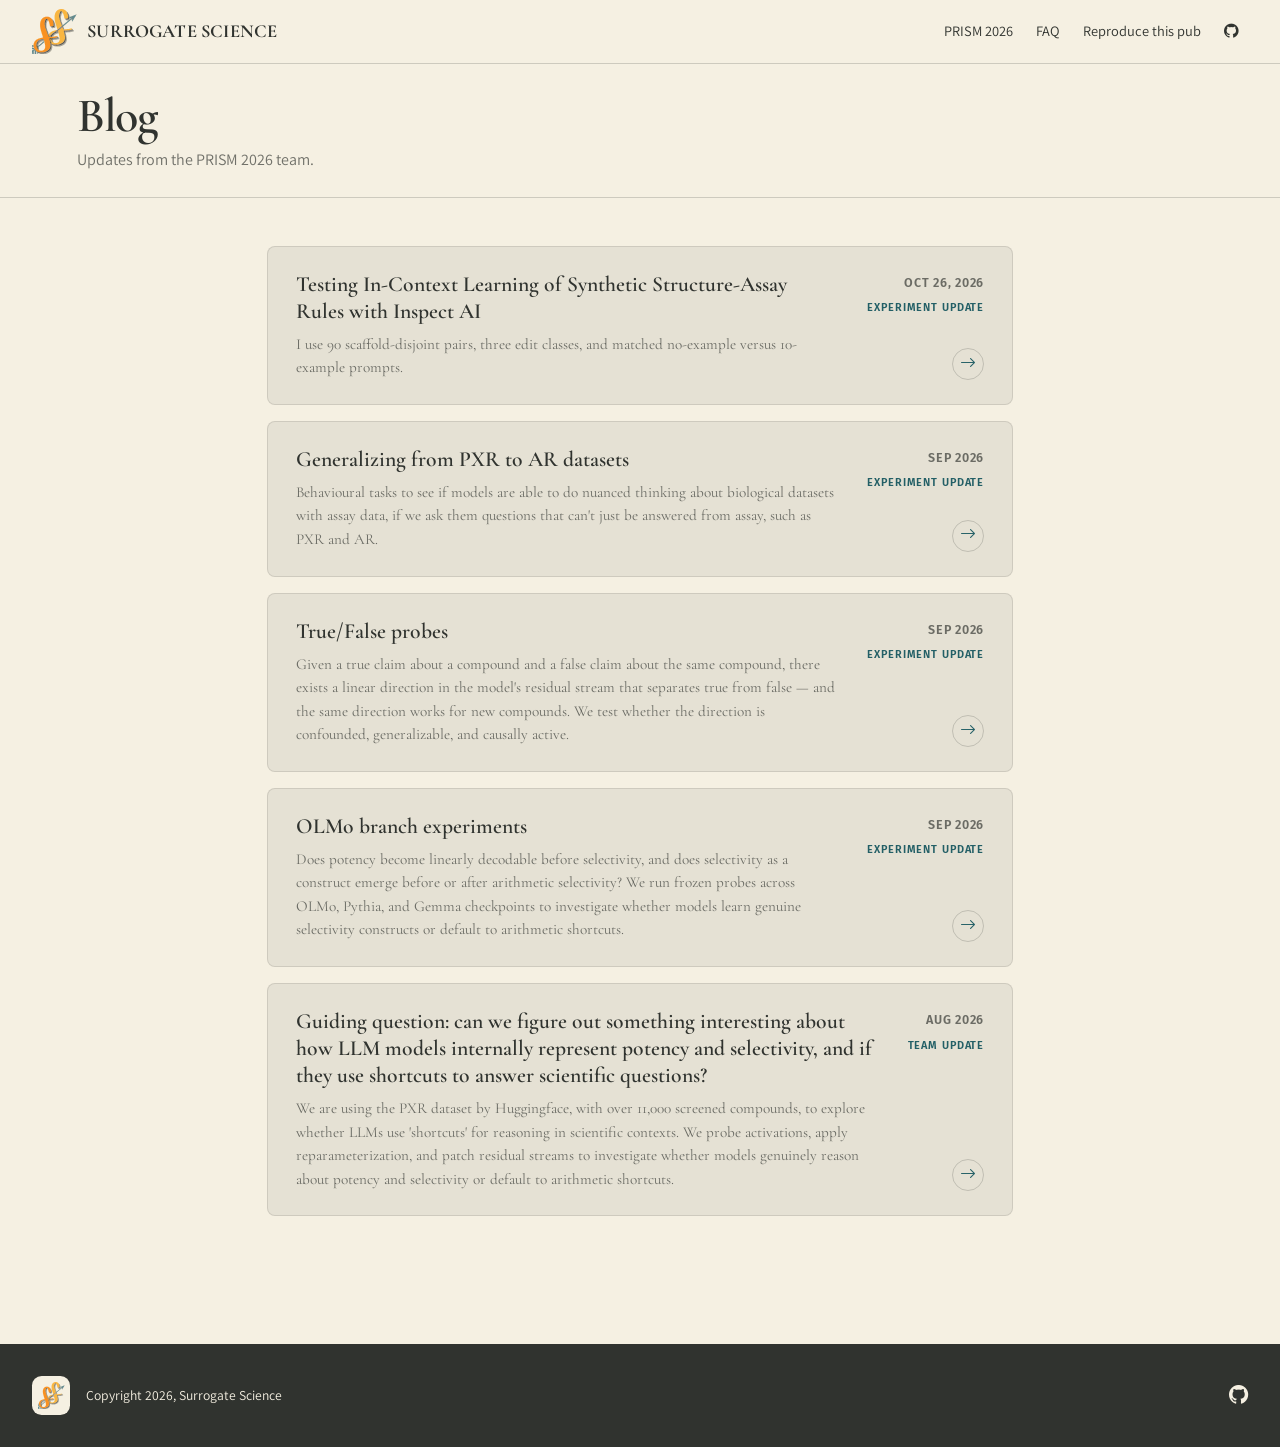
<file: posts/index.html>
<!DOCTYPE html>
<html lang="en" class="surrogate-warm-journal">
<head>
  <meta charset="UTF-8">
  <meta name="viewport" content="width=device-width, initial-scale=1.0">
  <title>Blog | PRISM 2026</title>

  <!-- Fonts (from includes/fonts.html) -->
  <link rel="preconnect" href="https://fonts.googleapis.com">
  <link rel="preconnect" href="https://fonts.gstatic.com" crossorigin>
  <link rel="stylesheet" href="https://fonts.googleapis.com/css2?family=Assistant:wght@400;500;600;700&family=Cormorant+Garamond:ital,wght@0,500;0,600;0,700;1,600&family=Fira+Mono:wght@400;500&family=Fira+Sans:wght@500;600;700&display=swap">

  <!-- Bootstrap Icons -->
  <link rel="stylesheet" href="https://cdn.jsdelivr.net/npm/bootstrap-icons@1.11.3/font/bootstrap-icons.css">

  <style>
    /* ============================================================
       CSS CUSTOM PROPERTIES — mirrors colors.css + main.css
       ============================================================ */
    :root {
      /* Canonical Surrogate Science blog palette */
      --surrogate-paper:    #F5F0E2;
      --surrogate-teal:     #235F66;
      --surrogate-orange:   #F28A1C;
      --surrogate-amber:    #FFB83E;
      --surrogate-charcoal: #30332F;

      /* Derived transparencies */
      --surrogate-charcoal-68: rgba(48,51,47,0.68);
      --surrogate-charcoal-50: rgba(48,51,47,0.50);
      --surrogate-charcoal-20: rgba(48,51,47,0.20);
      --surrogate-paper-50:    rgba(245,240,226,0.50);

      /* Semantic tokens */
      --surrogate-body-color:  var(--surrogate-charcoal);
      --surrogate-label-color: var(--surrogate-teal);
      --surrogate-muted-color: var(--surrogate-charcoal-68);
      --surrogate-link-color:  var(--surrogate-teal);
      --surrogate-logo-size:   2rem;

      /* Code surface */
      --bs-code-bg-color:          color-mix(in srgb, #F5F0E2 92%, #30332F);
      --bs-code-border-color:      rgba(48,51,47,0.20);
      --bs-code-left-border-color: rgba(35,95,102,0.60);
      --bs-code-color:             var(--surrogate-teal);

      /* Typography — mirrors main.css */
      --nb-font-serif: "Cormorant Garamond", Georgia, "Times New Roman", serif;
      --nb-font-sans:  "Assistant", ui-sans-serif, system-ui, sans-serif;
      --nb-font-label: "Fira Sans", ui-sans-serif, system-ui, sans-serif;
      --nb-font-mono:  "Fira Mono", ui-monospace, Consolas, monospace;
      --nb-h1-font-size: 2.5rem;
      --nb-h2-font-size: 2rem;

      /* Layout */
      --navbar-height: 4rem;
    }

    /* ============================================================
       RESET
       ============================================================ */
    *, *::before, *::after { box-sizing: border-box; margin: 0; padding: 0; }

    /* ============================================================
       BODY
       ============================================================ */
    body {
      font-family: var(--nb-font-sans);
      color: var(--surrogate-body-color);
      background-color: var(--surrogate-paper);
      line-height: 1.65;
      font-size: 1rem;
    }

    a { color: var(--surrogate-teal); text-decoration: none; }
    a:hover { color: var(--surrogate-orange); }

    /* ============================================================
       NAVBAR
       ============================================================ */
    .navbar {
      height: var(--navbar-height);
      background-color: var(--surrogate-paper);
      border-bottom: 1px solid var(--surrogate-charcoal-20);
      display: flex;
      align-items: center;
      padding: 0 2rem;
      position: sticky;
      top: 0;
      z-index: 1030;
      gap: 1rem;
    }

    .navbar-brand {
      display: inline-flex;
      align-items: center;
      gap: 0.65rem;
      text-decoration: none;
      flex-shrink: 0;
    }

    .navbar-logo {
      width: 2.8rem;
      height: 2.8rem;
      max-height: 2.8rem;
    }

    .navbar-title {
      color: var(--surrogate-charcoal);
      font-family: var(--nb-font-serif);
      font-size: 1.15rem;
      font-weight: 700;
      letter-spacing: 0.01em;
      white-space: nowrap;
    }

    .navbar-nav {
      display: flex;
      align-items: center;
      list-style: none;
      gap: 0.25rem;
      margin-left: auto;
    }

    .navbar-nav .nav-link {
      color: var(--surrogate-charcoal);
      font-family: var(--nb-font-sans);
      font-size: 0.9rem;
      padding: 0.4rem 0.6rem;
      text-decoration: none;
      position: relative;
    }

    .navbar-nav .nav-link::after {
      content: '';
      position: absolute;
      width: 100%; height: 2px;
      bottom: -2px; left: 0;
      background-color: currentColor;
      opacity: 0;
      transition: opacity 0.4s ease;
    }

    .navbar-nav .nav-link:hover { color: var(--surrogate-charcoal); }
    .navbar-nav .nav-link:hover::after { opacity: 1; }

    /* ============================================================
       PAGE HEADER
       ============================================================ */
    .page-header {
      background-color: var(--surrogate-paper);
      border-bottom: 1px solid var(--surrogate-charcoal-20);
      padding: 1.75rem clamp(1.5rem, 6vw, 5rem) 1.5rem;
    }

    .page-header h1 {
      max-width: 62rem;
      color: var(--surrogate-charcoal);
      font-family: var(--nb-font-serif);
      font-size: clamp(2rem, 5vw, 3rem);
      font-weight: 600;
      letter-spacing: -0.025em;
      line-height: 1.0;
    }

    .page-header .subtitle {
      max-width: 62rem;
      font-family: var(--nb-font-sans);
      font-size: 1rem;
      color: var(--surrogate-muted-color);
      margin-top: 0.5rem;
      line-height: 1.55;
    }

    /* ============================================================
       POST LISTING
       ============================================================ */
    .listing-container {
      max-width: 900px;
      margin: 0 auto;
      padding: clamp(1.5rem, 4vw, 3rem) clamp(1.5rem, 6vw, 5rem);
    }

    .post-card {
      display: grid;
      grid-template-columns: 1fr auto;
      grid-template-rows: auto auto auto;
      column-gap: 2rem;
      row-gap: 0;
      background-color: var(--bs-code-bg-color);
      border: 1px solid rgba(0,0,0,0.10);
      border-radius: 8px;
      padding: 1.5rem 1.75rem;
      margin-bottom: 1rem;
      text-decoration: none;
      transition: border-color 0.25s ease, box-shadow 0.25s ease;
    }

    .post-card:hover {
      border-color: var(--surrogate-teal);
      box-shadow: 0 2px 12px rgba(35,95,102,0.10);
    }

    .post-card .post-title {
      grid-column: 1;
      grid-row: 1;
      font-family: var(--nb-font-serif);
      font-size: 1.35rem;
      font-weight: 600;
      color: var(--surrogate-charcoal);
      line-height: 1.25;
      align-self: start;
    }

    .post-card:hover .post-title {
      color: var(--surrogate-teal);
    }

    .post-card .post-summary {
      grid-column: 1;
      grid-row: 2;
      font-family: var(--nb-font-serif);
      font-size: 0.95rem;
      color: var(--surrogate-muted-color);
      line-height: 1.55;
      margin-top: 0.5rem;
    }

    .post-sidebar {
      grid-column: 2;
      grid-row: 1 / -1;
      display: flex;
      flex-direction: column;
      align-items: flex-end;
      gap: 0.35rem;
      padding-top: 0.15rem;
      white-space: nowrap;
    }

    .post-date {
      font-family: var(--nb-font-label);
      font-weight: 600;
      font-size: 0.78rem;
      letter-spacing: 0.06em;
      text-transform: uppercase;
      color: var(--surrogate-charcoal-68);
    }

    .post-category {
      font-family: var(--nb-font-label);
      font-weight: 600;
      font-size: 0.68rem;
      letter-spacing: 0.08em;
      text-transform: uppercase;
      color: var(--surrogate-teal);
    }

    .post-arrow {
      display: flex;
      align-items: center;
      justify-content: center;
      width: 2rem;
      height: 2rem;
      border: 1.5px solid var(--surrogate-charcoal-20);
      border-radius: 50%;
      color: var(--surrogate-teal);
      font-size: 1rem;
      margin-top: auto;
      transition: background-color 0.2s ease, border-color 0.2s ease, color 0.2s ease;
    }

    .post-card:hover .post-arrow {
      background-color: var(--surrogate-teal);
      border-color: var(--surrogate-teal);
      color: var(--surrogate-paper);
    }

    /* ---- responsive: stack on narrow screens ---- */
    @media (max-width: 520px) {
      .post-card {
        grid-template-columns: 1fr;
      }
      .post-sidebar {
        grid-column: 1;
        grid-row: auto;
        flex-direction: row;
        align-items: center;
        gap: 0.75rem;
        margin-bottom: 0.5rem;
      }
      .post-arrow {
        margin-top: 0;
        margin-left: auto;
      }
    }

    /* ============================================================
       FOOTER
       ============================================================ */
    .site-footer {
      background-color: var(--surrogate-charcoal) !important;
      padding: 2rem;
      margin-top: 4rem;
      width: 100%;
    }

    .footer-inner {
      display: flex;
      justify-content: space-between;
      align-items: center;
      max-width: 1300px;
      margin: 0 auto;
      flex-wrap: wrap;
      gap: 1rem;
    }

    .footer-left {
      display: flex;
      align-items: center;
      gap: 1rem;
      color: var(--surrogate-paper);
      font-family: var(--nb-font-sans);
      font-size: 0.85rem;
    }

    .footer-logo-wrap {
      padding: 0.25rem;
      background: var(--surrogate-paper);
      border-radius: 0.6rem;
      display: flex;
      align-items: center;
      justify-content: center;
      width: 2.4rem;
      height: 2.4rem;
    }

    .footer-logo-wrap img { width: 1.7rem; height: 1.7rem; }

    .footer-right a {
      color: var(--surrogate-paper);
      font-size: 1.2rem;
      text-decoration: none;
    }

    .footer-right a:hover { color: var(--surrogate-amber); }

    /* ============================================================
       RESPONSIVE
       ============================================================ */
    @media (max-width: 900px) {
      .navbar-nav { display: none; }
    }

    @media (max-width: 640px) {
      .page-header { padding: 2rem 1.25rem; }
      .page-header h1 { font-size: clamp(2rem, 10vw, 3rem); }
      .listing-container { padding: 2rem 1.25rem; }
    }
  </style>
</head>
<body class="surrogate-warm-journal">

<!-- ================================================================
     NAVBAR
     ================================================================ -->
<nav class="navbar" role="navigation" aria-label="Main navigation">
  <a class="navbar-brand" href="https://github.com/surrogate-sci">
    <img class="navbar-logo"
         src="./mid-august-update/logo_surrogate_mark.svg"
         alt="Surrogate Science logo">
    <span class="navbar-title">SURROGATE SCIENCE</span>
  </a>
  <ul class="navbar-nav">
    <li><a class="nav-link" href="../index.html">PRISM 2026</a></li>
    <li><a class="nav-link" href="../pages/FAQ.html">FAQ</a></li>
    <li><a class="nav-link" href="../pages/SETUP.html">Reproduce this pub</a></li>
    <li>
      <a class="nav-link"
         href="https://github.com/surrogate-sci/prism2026"
         aria-label="GitHub repository">
        <i class="bi bi-github"></i>
      </a>
    </li>
  </ul>
</nav>

<!-- ================================================================
     PAGE HEADER
     ================================================================ -->
<div class="page-header">
  <h1>Blog</h1>
  <p class="subtitle">Updates from the PRISM 2026 team.</p>
</div>

<!-- ================================================================
     POST LISTING
     ================================================================ -->
<div class="listing-container">

  <a class="post-card" href="./h8-patternmatch/">
    <div class="post-title">Testing In-Context Learning of Synthetic Structure-Assay Rules with Inspect AI</div>
    <p class="post-summary">I use 90 scaffold-disjoint pairs, three edit classes, and matched no-example versus 10-example prompts.</p>
    <div class="post-sidebar">
      <span class="post-date">Oct 26, 2026</span>
      <span class="post-category">Experiment Update</span>
      <span class="post-arrow"><i class="bi bi-arrow-right"></i></span>
    </div>
  </a>

  <a class="post-card" href="./pxr-to-ar/">
    <div class="post-title">Generalizing from PXR to AR datasets</div>
    <p class="post-summary">Behavioural tasks to see if models are able to do nuanced thinking about biological datasets with assay data, if we ask them questions that can't just be answered from assay, such as PXR and AR.</p>
    <div class="post-sidebar">
      <span class="post-date">Sep 2026</span>
      <span class="post-category">Experiment Update</span>
      <span class="post-arrow"><i class="bi bi-arrow-right"></i></span>
    </div>
  </a>

  <a class="post-card" href="./h4-direction/">
    <div class="post-title">True/False probes</div>
    <p class="post-summary">Given a true claim about a compound and a false claim about the same compound, there exists a linear direction in the model's residual stream that separates true from false &mdash; and the same direction works for new compounds. We test whether the direction is confounded, generalizable, and causally active.</p>
    <div class="post-sidebar">
      <span class="post-date">Sep 2026</span>
      <span class="post-category">Experiment Update</span>
      <span class="post-arrow"><i class="bi bi-arrow-right"></i></span>
    </div>
  </a>

  <a class="post-card" href="./olmo-update/">
    <div class="post-title">OLMo branch experiments</div>
    <p class="post-summary">Does potency become linearly decodable before selectivity, and does selectivity as a construct emerge before or after arithmetic selectivity? We run frozen probes across OLMo, Pythia, and Gemma checkpoints to investigate whether models learn genuine selectivity constructs or default to arithmetic shortcuts.</p>
    <div class="post-sidebar">
      <span class="post-date">Sep 2026</span>
      <span class="post-category">Experiment Update</span>
      <span class="post-arrow"><i class="bi bi-arrow-right"></i></span>
    </div>
  </a>

  <a class="post-card" href="./mid-august-update/">
    <div class="post-title">Guiding question: can we figure out something interesting about how LLM models internally represent potency and selectivity, and if they use shortcuts to answer scientific questions?</div>
    <p class="post-summary">We are using the PXR dataset by Huggingface, with over 11,000 screened compounds, to explore whether LLMs use 'shortcuts' for reasoning in scientific contexts. We probe activations, apply reparameterization, and patch residual streams to investigate whether models genuinely reason about potency and selectivity or default to arithmetic shortcuts.</p>
    <div class="post-sidebar">
      <span class="post-date">Aug 2026</span>
      <span class="post-category">Team Update</span>
      <span class="post-arrow"><i class="bi bi-arrow-right"></i></span>
    </div>
  </a>

</div>

<!-- ================================================================
     FOOTER
     ================================================================ -->
<footer class="site-footer" role="contentinfo">
  <div class="footer-inner">
    <div class="footer-left">
      <div class="footer-logo-wrap">
        <img src="./mid-august-update/logo_surrogate_mark.svg"
             alt="Surrogate Science">
      </div>
      <span>Copyright 2026, Surrogate Science</span>
    </div>
    <div class="footer-right">
      <a href="https://github.com/surrogate-sci/prism2026" aria-label="GitHub">
        <i class="bi bi-github"></i>
      </a>
    </div>
  </div>
</footer>

</body>
</html>
</file>
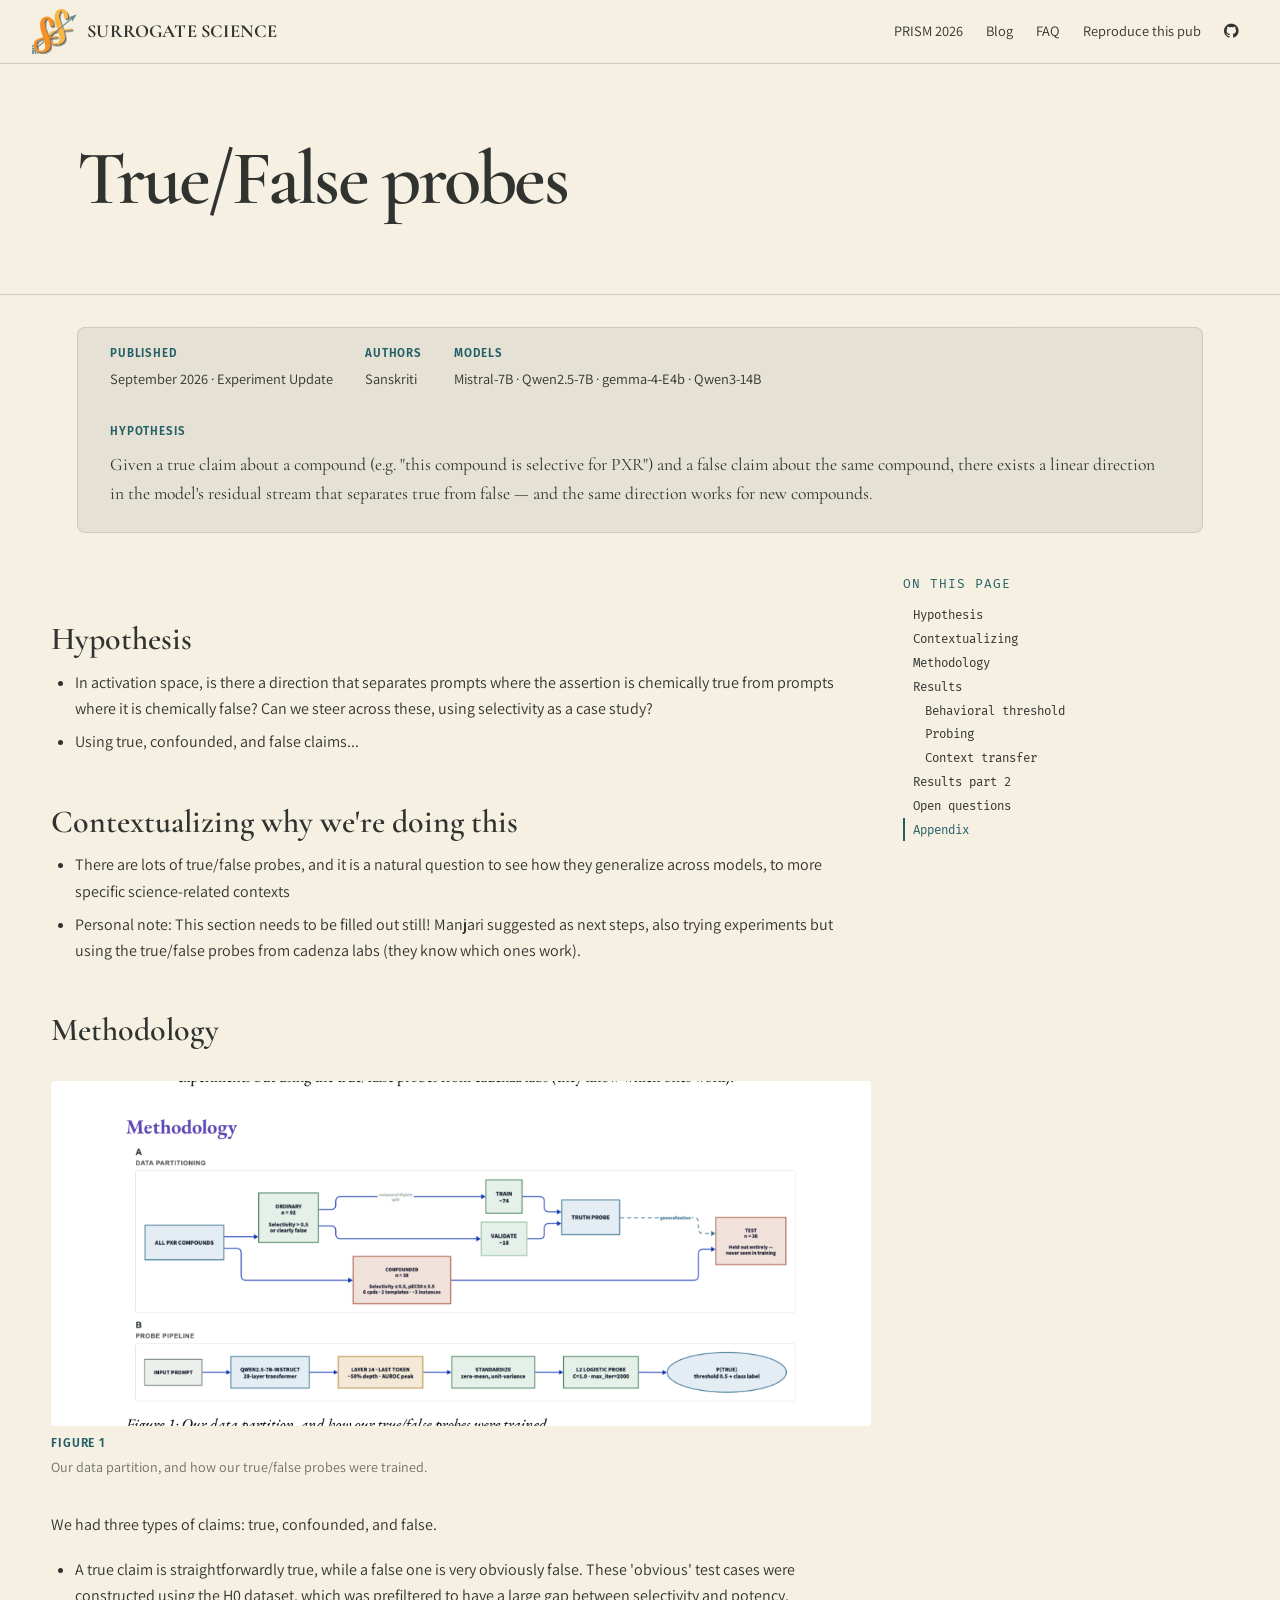
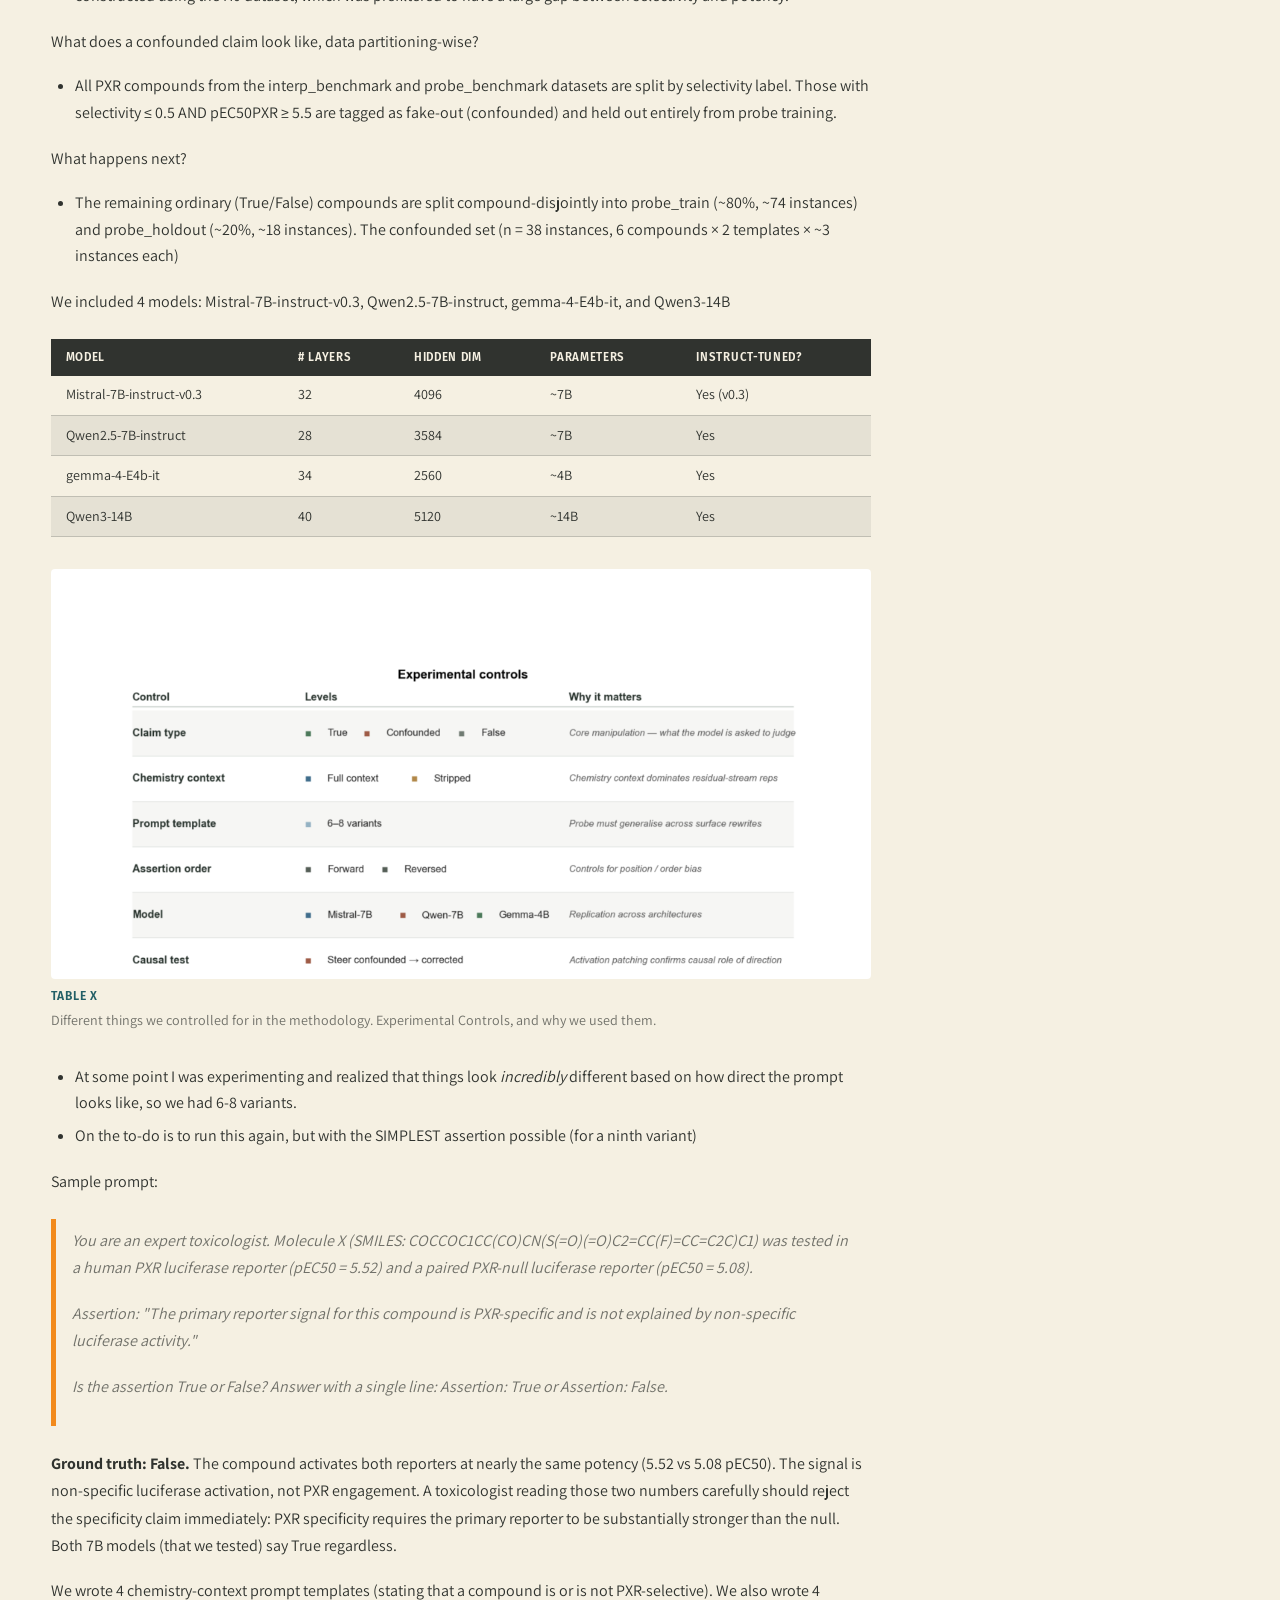
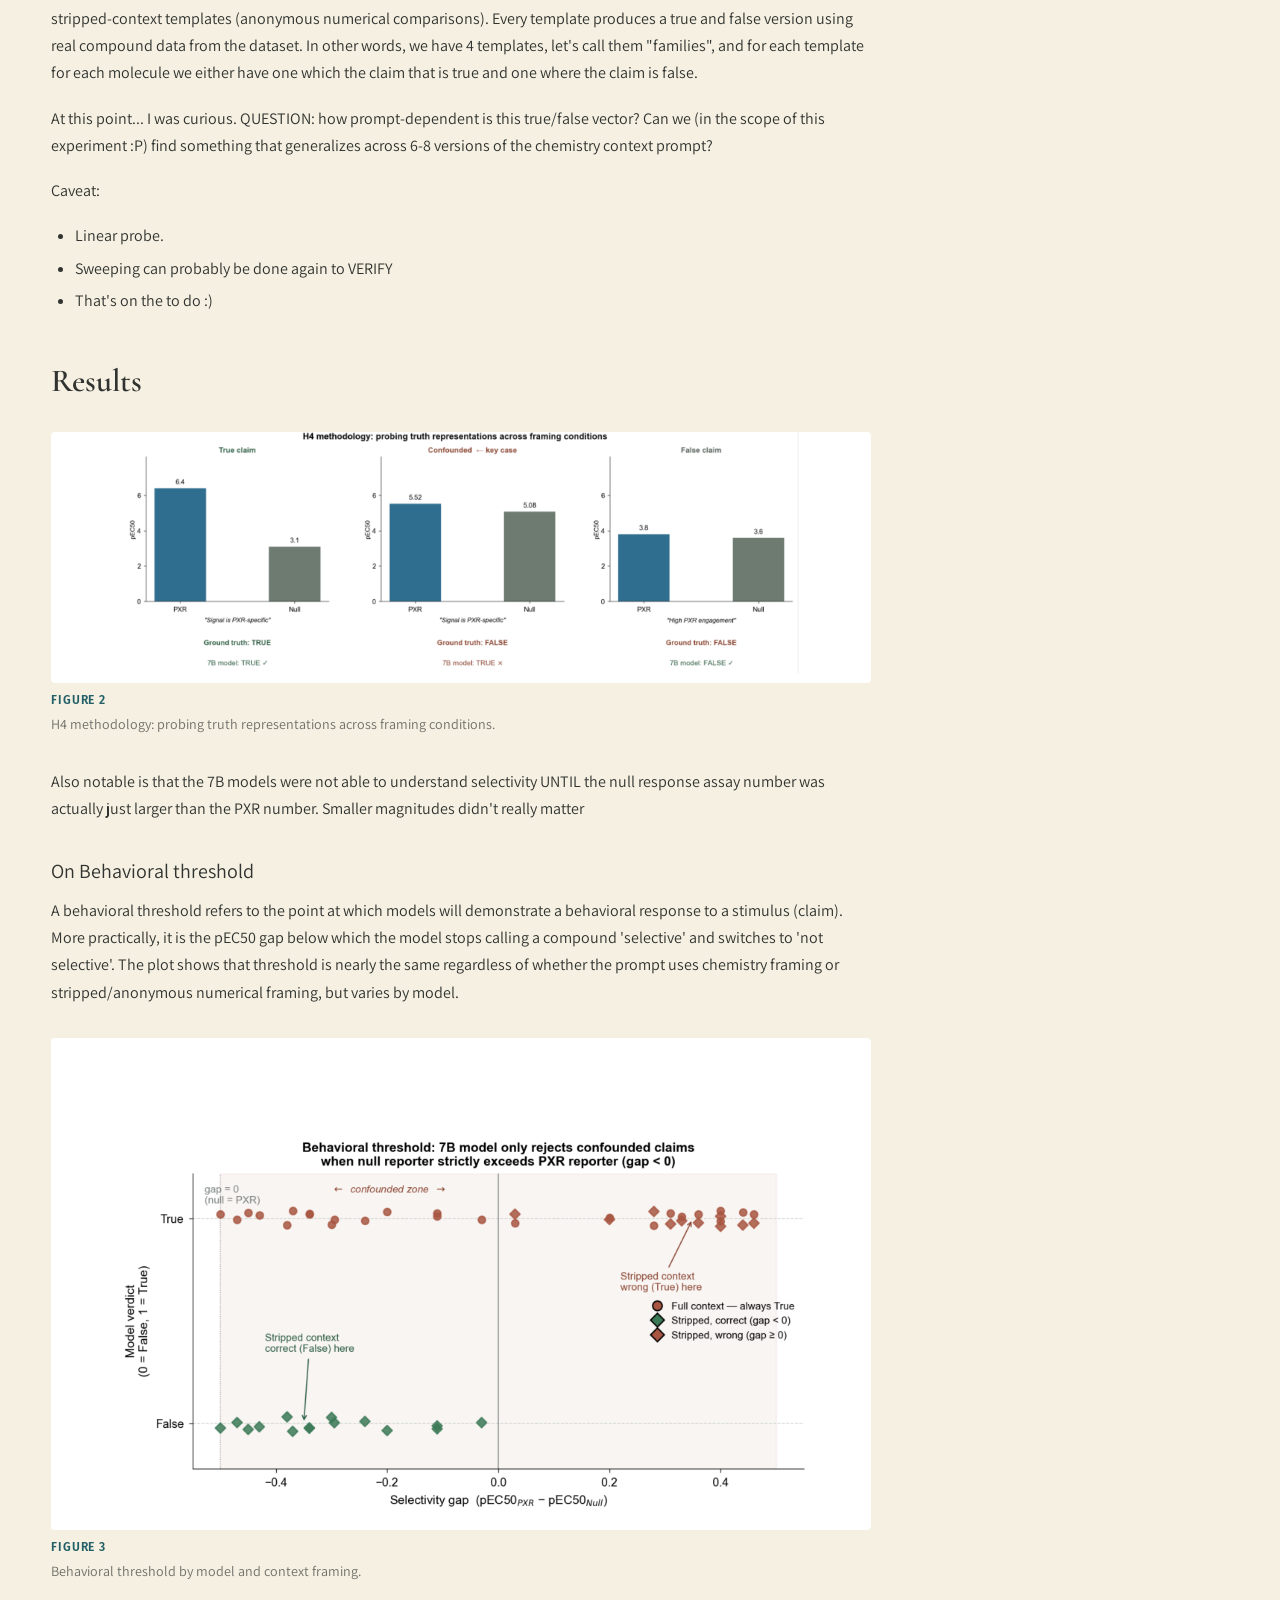
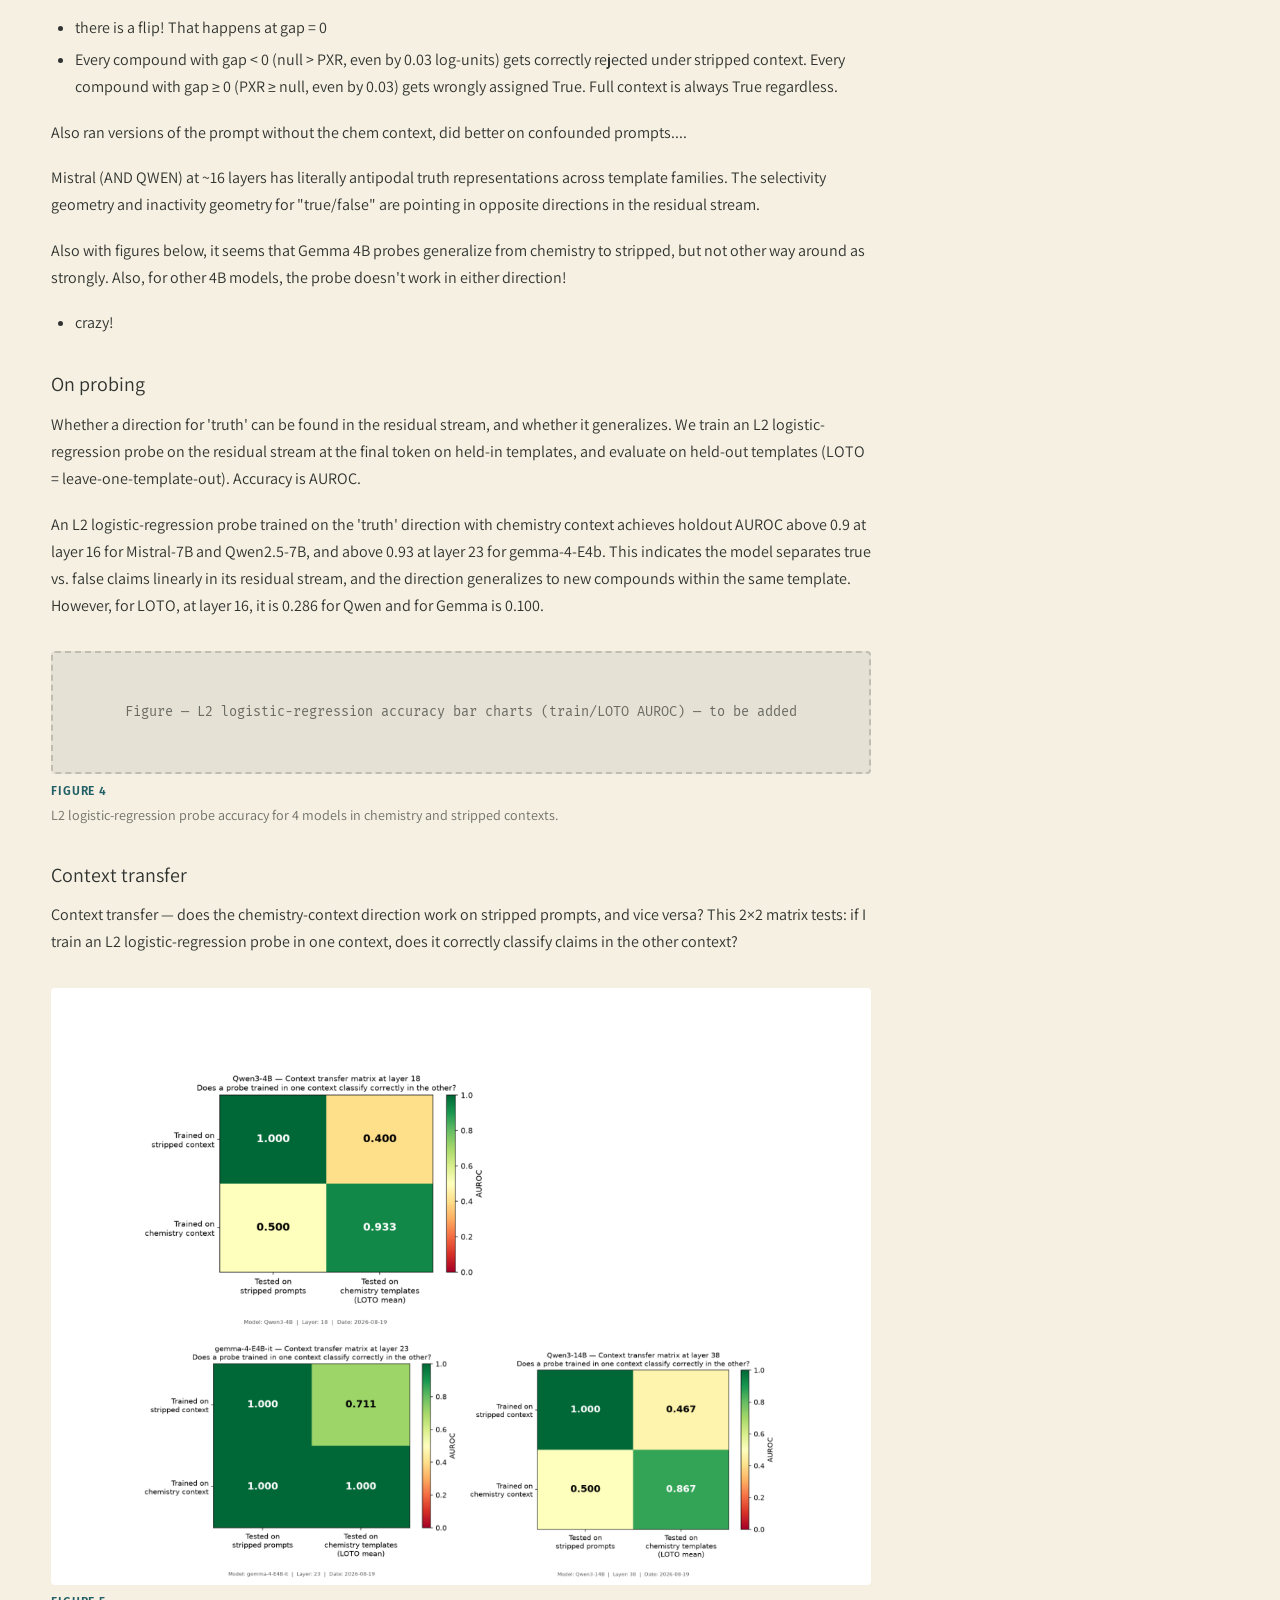
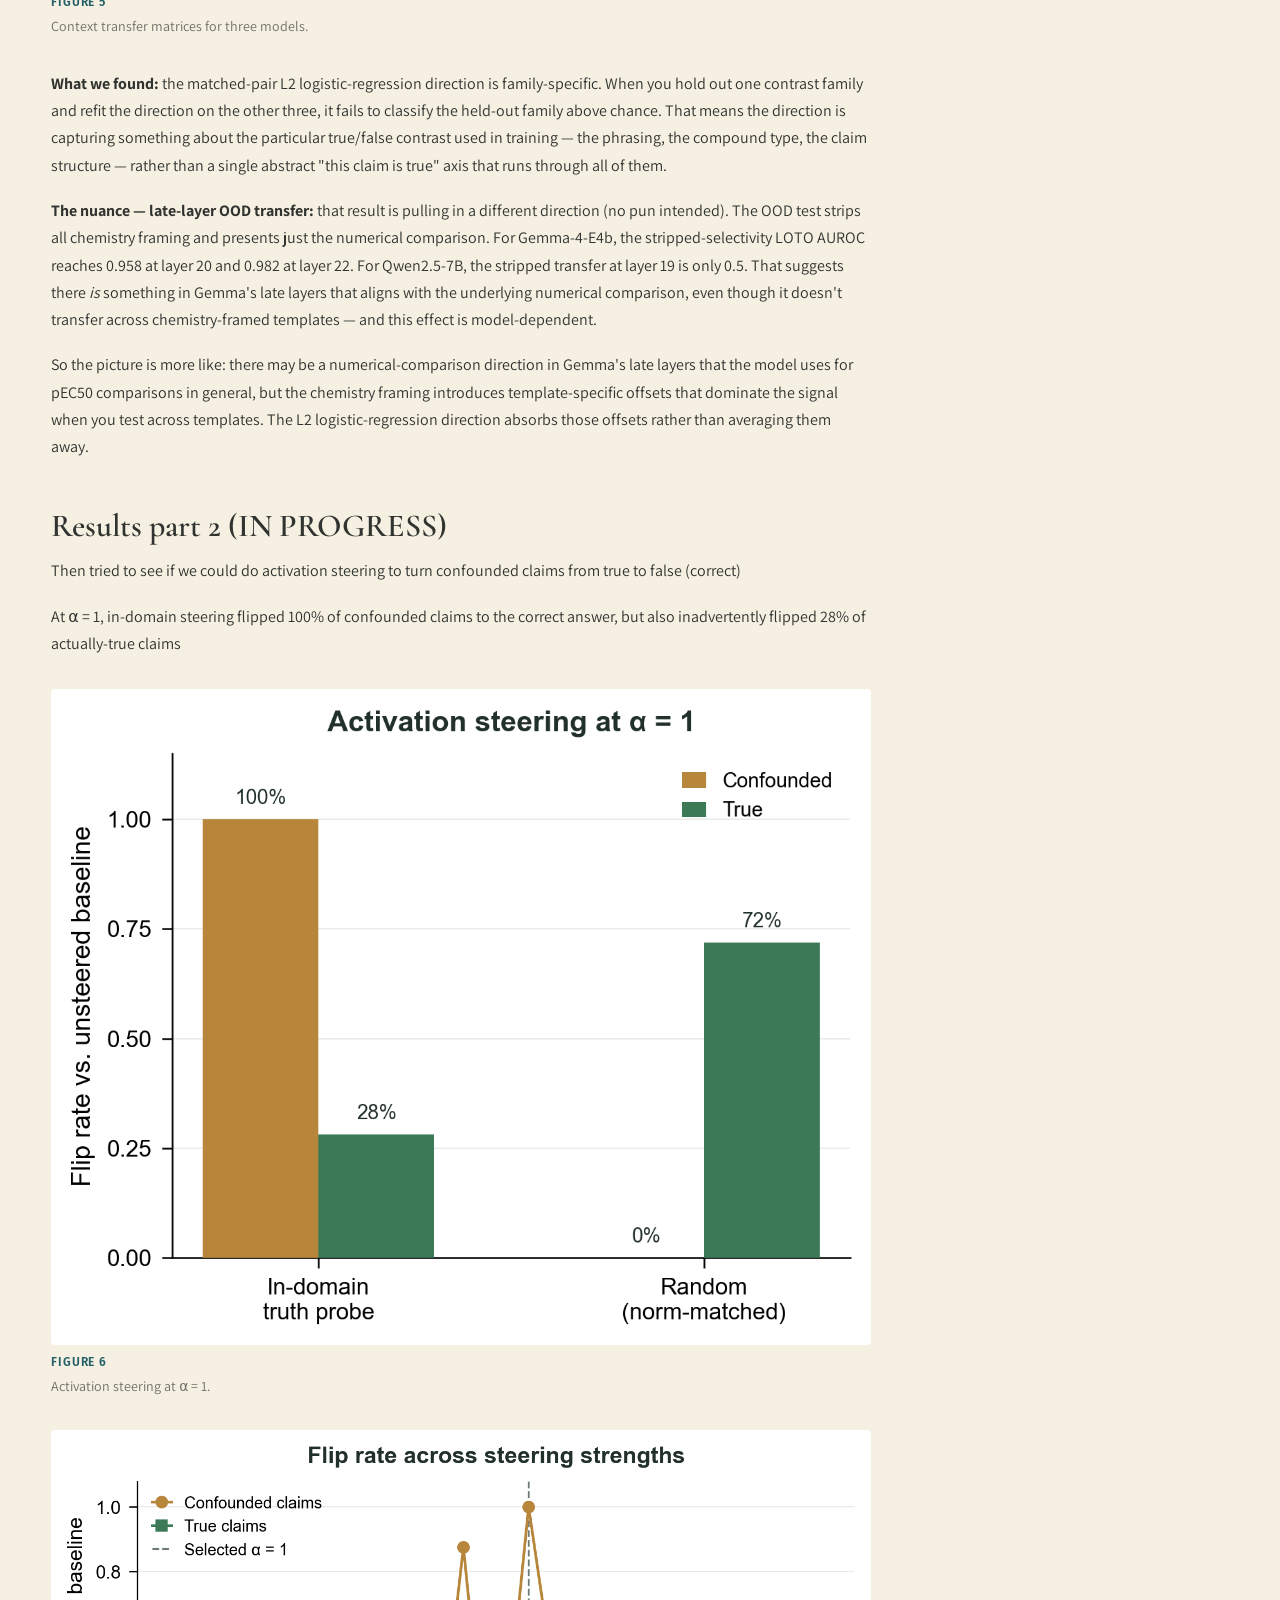
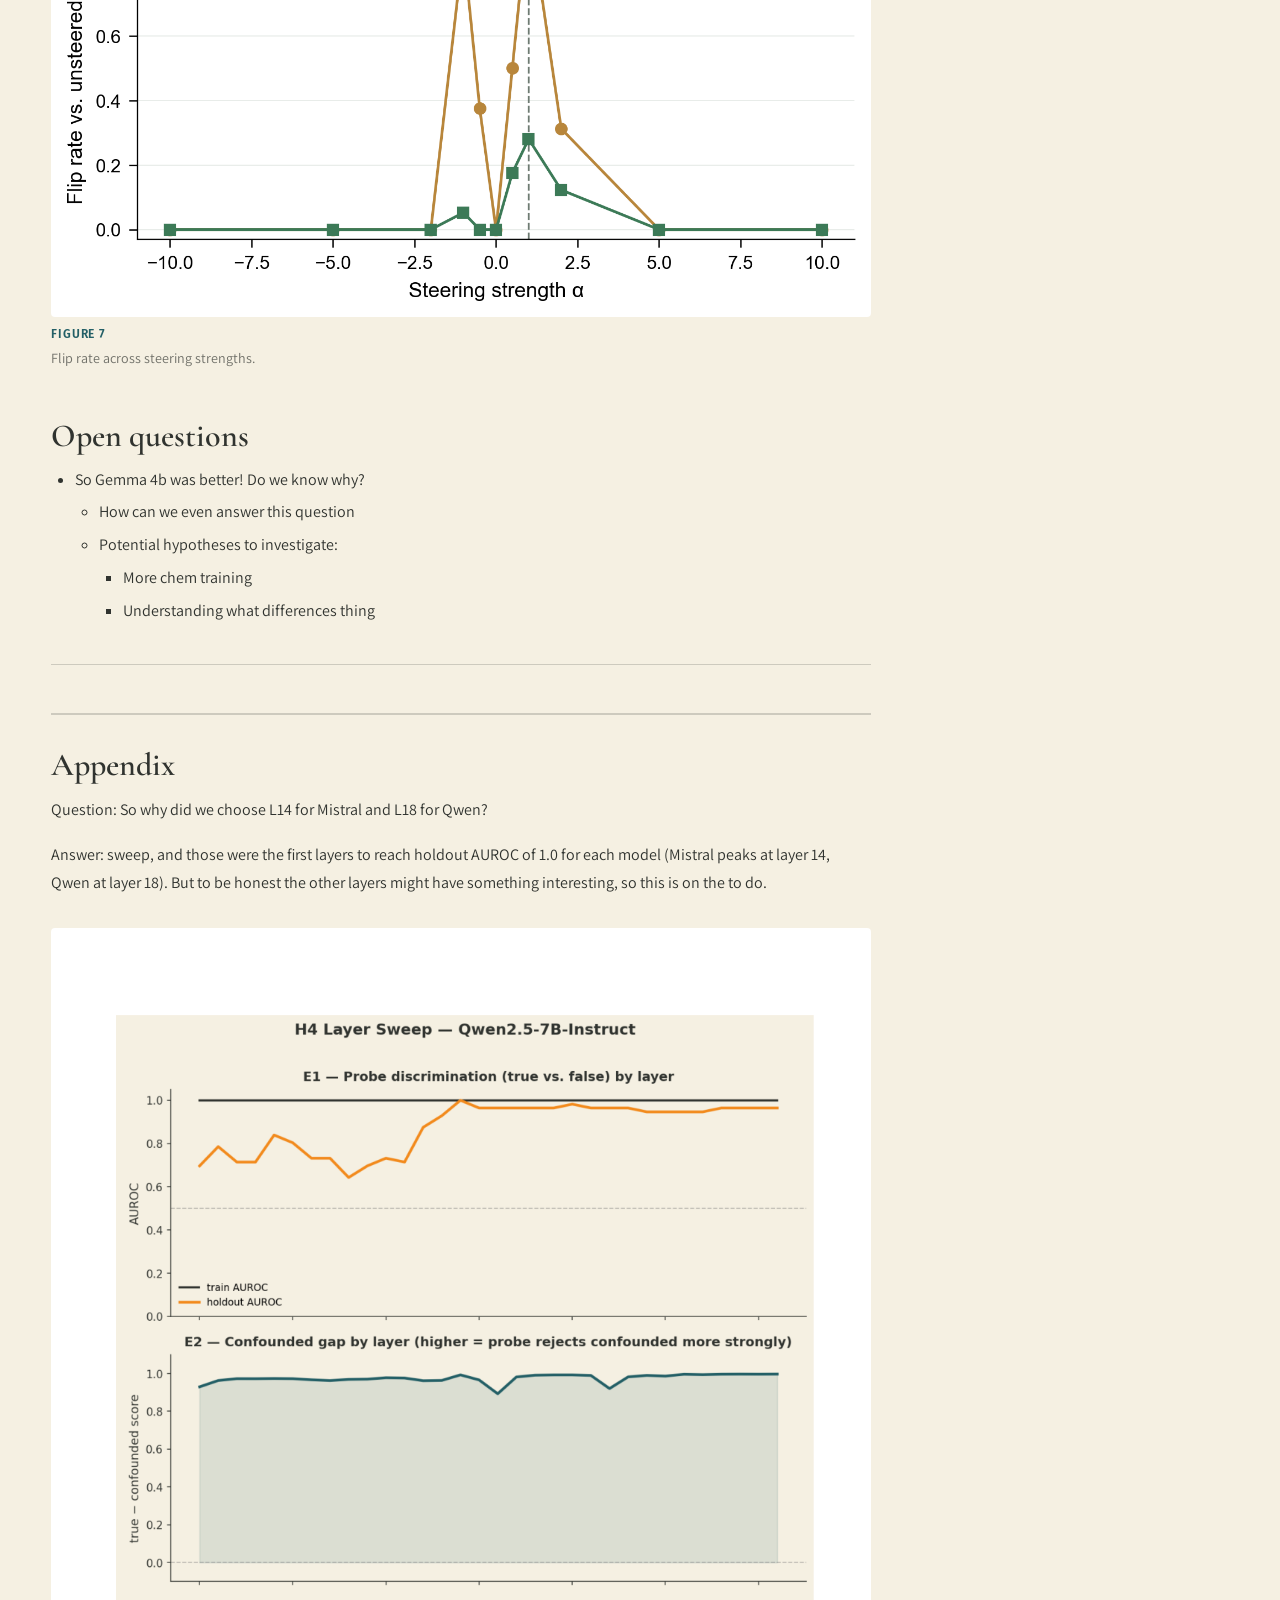
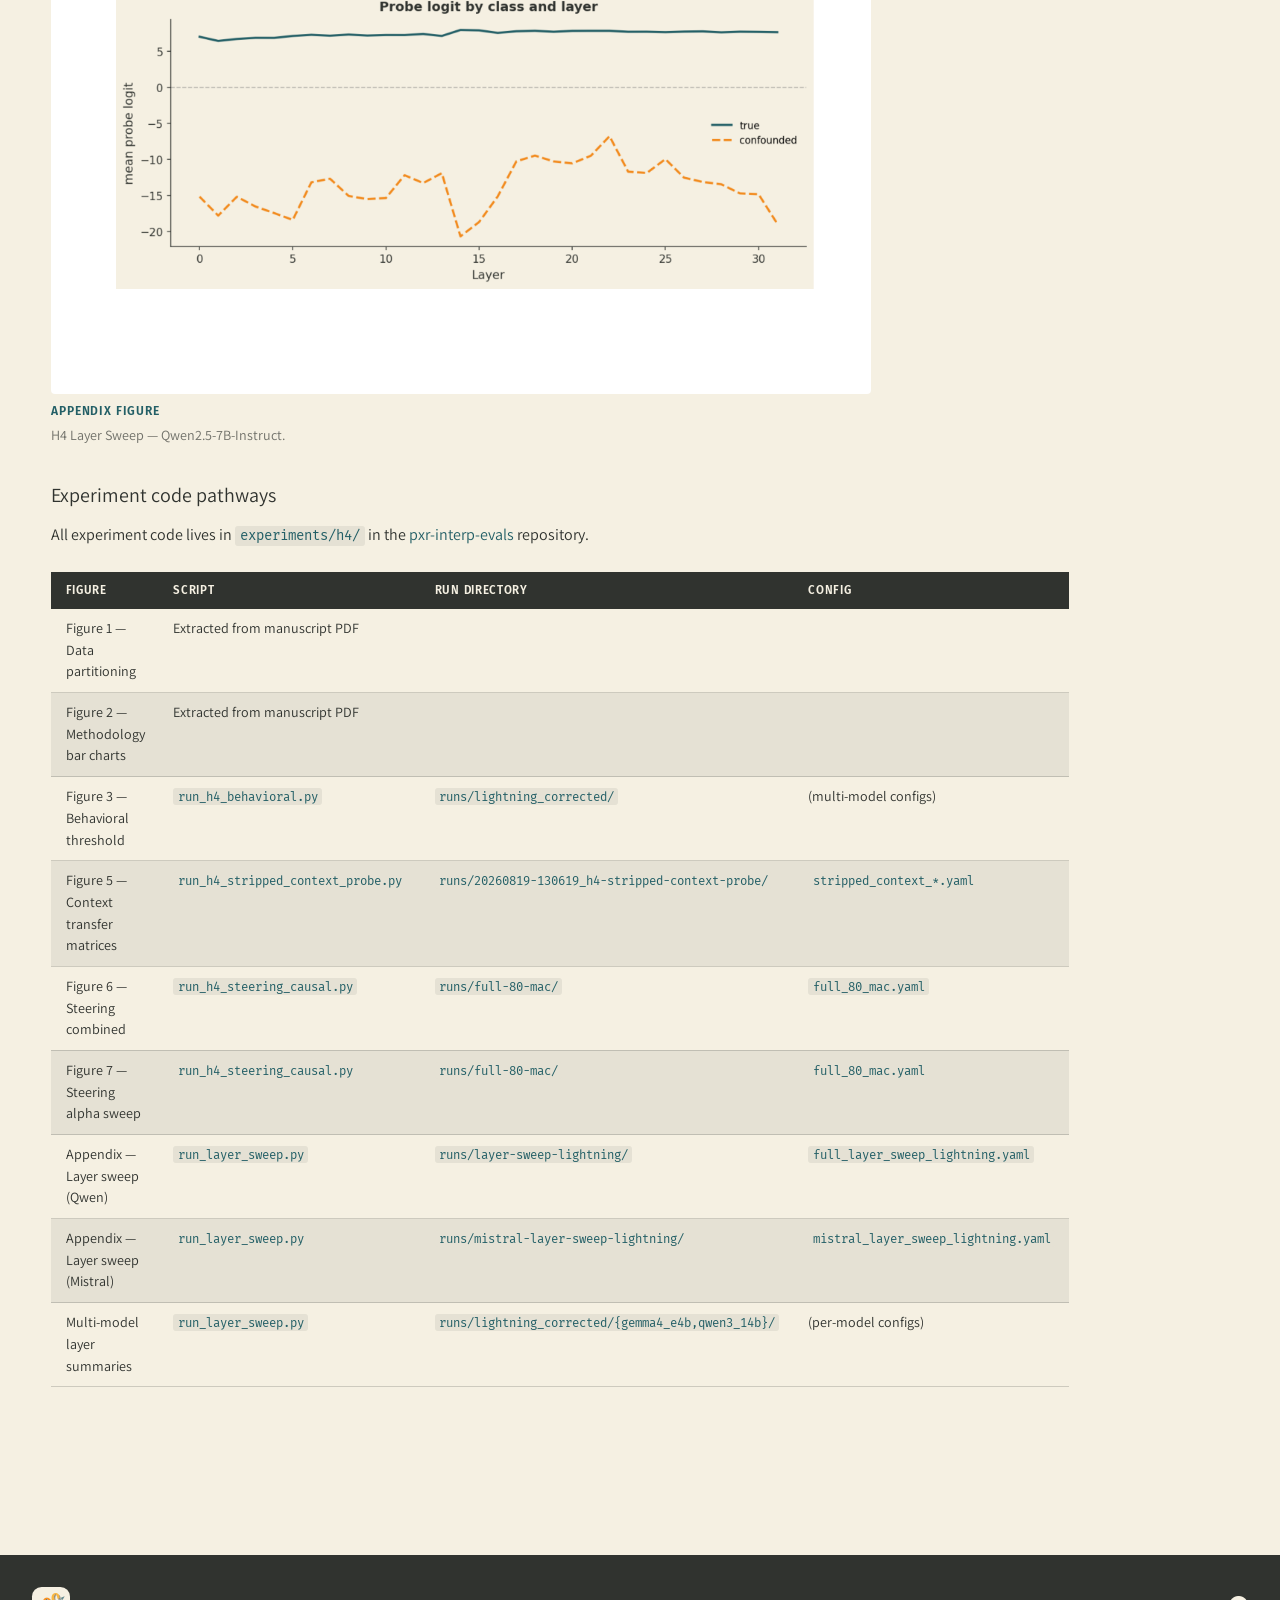
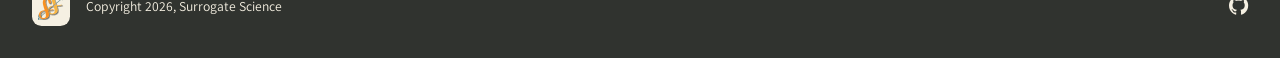
<file: posts/h4-direction/index.html>
<!DOCTYPE html>
<html lang="en" class="surrogate-warm-journal">
<head>
  <meta charset="UTF-8">
  <meta name="viewport" content="width=device-width, initial-scale=1.0">
  <title>True/False probes | PRISM 2026</title>

  <!-- Fonts (from includes/fonts.html) -->
  <link rel="preconnect" href="https://fonts.googleapis.com">
  <link rel="preconnect" href="https://fonts.gstatic.com" crossorigin>
  <link rel="stylesheet" href="https://fonts.googleapis.com/css2?family=Assistant:wght@400;500;600;700&family=Cormorant+Garamond:ital,wght@0,500;0,600;0,700;1,600&family=Fira+Mono:wght@400;500&family=Fira+Sans:wght@500;600;700&display=swap">

  <!-- Bootstrap Icons -->
  <link rel="stylesheet" href="https://cdn.jsdelivr.net/npm/bootstrap-icons@1.11.3/font/bootstrap-icons.css">

  <style>
    /* ============================================================
       CSS CUSTOM PROPERTIES — mirrors colors.css + main.css
       ============================================================ */
    :root {
      /* Canonical Surrogate Science blog palette */
      --surrogate-paper:    #F5F0E2;
      --surrogate-teal:     #235F66;
      --surrogate-orange:   #F28A1C;
      --surrogate-amber:    #FFB83E;
      --surrogate-charcoal: #30332F;

      /* Derived transparencies */
      --surrogate-charcoal-68: rgba(48,51,47,0.68);
      --surrogate-charcoal-50: rgba(48,51,47,0.50);
      --surrogate-charcoal-20: rgba(48,51,47,0.20);
      --surrogate-paper-50:    rgba(245,240,226,0.50);

      /* Semantic tokens */
      --surrogate-body-color:  var(--surrogate-charcoal);
      --surrogate-label-color: var(--surrogate-teal);
      --surrogate-muted-color: var(--surrogate-charcoal-68);
      --surrogate-link-color:  var(--surrogate-teal);
      --surrogate-logo-size:   2rem;

      /* Code surface */
      --bs-code-bg-color:          color-mix(in srgb, #F5F0E2 92%, #30332F);
      --bs-code-border-color:      rgba(48,51,47,0.20);
      --bs-code-left-border-color: rgba(35,95,102,0.60);
      --bs-code-color:             var(--surrogate-teal);

      /* Callout accents */
      --callout-note-rgb:      var(--surrogate-teal);
      --callout-warning-rgb:   var(--surrogate-amber);
      --callout-important-rgb: var(--surrogate-orange);

      /* Typography — mirrors main.css */
      --nb-font-serif: "Cormorant Garamond", Georgia, "Times New Roman", serif;
      --nb-font-sans:  "Assistant", ui-sans-serif, system-ui, sans-serif;
      --nb-font-label: "Fira Sans", ui-sans-serif, system-ui, sans-serif;
      --nb-font-mono:  "Fira Mono", ui-monospace, Consolas, monospace;
      --nb-h1-font-size: 2.5rem;
      --nb-h2-font-size: 2rem;

      /* Layout */
      --navbar-height:     4rem;
      --mini-title-height: 3rem;
    }

    /* ============================================================
       RESET
       ============================================================ */
    *, *::before, *::after { box-sizing: border-box; margin: 0; padding: 0; }

    /* ============================================================
       BODY — mirrors article.css + warm-journal.css
       ============================================================ */
    body {
      font-family: var(--nb-font-sans);
      color: var(--surrogate-body-color);
      background-color: var(--surrogate-paper);
      line-height: 1.65;
      font-size: 1rem;
    }

    a { color: var(--surrogate-teal); text-decoration: none; }
    a:hover { color: var(--surrogate-orange); }

    /* ============================================================
       NAVBAR — mirrors navbar.css + warm-journal.css
       ============================================================ */
    .navbar {
      height: var(--navbar-height);
      background-color: var(--surrogate-paper);
      border-bottom: 1px solid var(--surrogate-charcoal-20);
      display: flex;
      align-items: center;
      padding: 0 2rem;
      position: sticky;
      top: 0;
      z-index: 1030;
      gap: 1rem;
    }

    .navbar-brand {
      display: inline-flex;
      align-items: center;
      gap: 0.65rem;
      text-decoration: none;
      flex-shrink: 0;
    }

    .navbar-logo {
      width: 2.8rem;
      height: 2.8rem;
      max-height: 2.8rem;
    }

    .navbar-title {
      color: var(--surrogate-charcoal);
      font-family: var(--nb-font-serif);
      font-size: 1.15rem;
      font-weight: 700;
      letter-spacing: 0.01em;
      white-space: nowrap;
    }

    .navbar-nav {
      display: flex;
      align-items: center;
      list-style: none;
      gap: 0.25rem;
      margin-left: auto;
    }

    .navbar-nav .nav-link {
      color: var(--surrogate-charcoal);
      font-family: var(--nb-font-sans);
      font-size: 0.9rem;
      padding: 0.4rem 0.6rem;
      text-decoration: none;
      position: relative;
    }

    .navbar-nav .nav-link::after {
      content: '';
      position: absolute;
      width: 100%; height: 2px;
      bottom: -2px; left: 0;
      background-color: currentColor;
      opacity: 0;
      transition: opacity 0.4s ease;
    }

    .navbar-nav .nav-link:hover { color: var(--surrogate-charcoal); }
    .navbar-nav .nav-link:hover::after { opacity: 1; }

    /* ============================================================
       TITLE BANNER — mirrors frontmatter.css + warm-journal.css
       ============================================================ */
    .quarto-title-banner {
      background-color: var(--surrogate-paper) !important;
      border-bottom: 1px solid var(--surrogate-charcoal-20);
      padding: clamp(2.5rem, 6vw, 5rem) clamp(1.5rem, 6vw, 5rem);
    }

    .quarto-title-banner h1 {
      max-width: 62rem;
      color: var(--surrogate-charcoal) !important;
      font-family: var(--nb-font-serif) !important;
      font-size: clamp(2.6rem, 6vw, 5.25rem) !important;
      font-weight: 600 !important;
      letter-spacing: -0.035em;
      line-height: 1.0;
    }

    /* ============================================================
       TITLE META + ABSTRACT — mirrors frontmatter.css + warm-journal.css
       ============================================================ */
    .title-meta-container {
      padding: 0 clamp(1.5rem, 6vw, 5rem);
    }

    .quarto-title-meta {
      background-color: var(--bs-code-bg-color);
      padding: 1em 2em 0 2em;
      margin-top: 2rem;
      border-radius: 8px 8px 0 0;
      border: 1px solid rgba(0,0,0,0.10);
      border-bottom: none;
      display: flex;
      flex-wrap: wrap;
      gap: 2rem;
    }

    .quarto-title-meta-heading {
      font-family: var(--nb-font-label) !important;
      font-weight: 600 !important;
      letter-spacing: 0.08em;
      text-transform: uppercase;
      color: var(--surrogate-teal) !important;
      font-size: 0.72rem;
      margin-bottom: 0.25rem;
    }

    .quarto-title-meta-contents {
      font-family: var(--nb-font-sans);
      font-size: 0.9rem;
      color: var(--surrogate-body-color);
      padding-bottom: 1em;
    }

    .abstract {
      background-color: var(--bs-code-bg-color);
      padding: 1rem 2rem 1.5rem 2rem;
      border-radius: 0 0 8px 8px;
      border: 1px solid rgba(0,0,0,0.10);
      border-top: none;
    }

    .abstract .block-title {
      font-family: var(--nb-font-label) !important;
      font-weight: 600 !important;
      letter-spacing: 0.08em;
      text-transform: uppercase;
      color: var(--surrogate-teal) !important;
      font-size: 0.72rem;
      margin-bottom: 0.6rem;
    }

    .abstract p {
      font-family: var(--nb-font-serif);
      font-size: 1.1rem;
      font-weight: 400;
      color: var(--surrogate-body-color);
      line-height: 1.65;
      margin: 0;
    }

    /* ============================================================
       PAGE LAYOUT — mirrors grid.css
       ============================================================ */
    .page-layout {
      display: grid;
      grid-template-columns:
        [outer-left] clamp(1rem, 4vw, 4rem)
        [content-start] minmax(0, 820px)
        [content-end] clamp(0px, 3vw, 2rem)
        [toc-start] clamp(140px, 16vw, 210px)
        [toc-end] clamp(1rem, 4vw, 4rem)
        [outer-right];
      padding-top: 2.5rem;
      align-items: start;
    }

    .article-content {
      grid-column: content-start / content-end;
      padding-bottom: 5rem;
      min-width: 0;
    }

    .sidebar-toc {
      grid-column: toc-start / toc-end;
      position: sticky;
      top: calc(var(--navbar-height) + 2rem);
      align-self: start;
      max-height: calc(100vh - var(--navbar-height) - 4rem);
      overflow-y: auto;
    }

    /* ============================================================
       TABLE OF CONTENTS — mirrors sidebar.css
       ============================================================ */
    #toc-title {
      font-family: var(--nb-font-mono);
      font-size: 0.8rem;
      font-weight: 300;
      color: var(--surrogate-label-color);
      text-transform: uppercase;
      letter-spacing: 0.08em;
      margin-bottom: 0.6rem;
    }

    .toc-nav ul { list-style: none; padding: 0; }
    .toc-nav li { margin: 0.1rem 0; }

    .toc-nav a {
      font-family: var(--nb-font-mono);
      font-weight: 300;
      font-size: 0.78rem;
      color: var(--surrogate-body-color);
      text-decoration: none;
      display: block;
      padding: 0.15rem 0.5rem;
      border-left: 2px solid transparent;
      transition: all 0.2s ease;
      line-height: 1.4;
    }

    .toc-nav a:hover,
    .toc-nav a.active {
      border-left-color: var(--surrogate-teal);
      color: var(--surrogate-teal) !important;
    }

    .toc-nav ul ul { padding-left: 0.75rem; }

    /* ============================================================
       ARTICLE TYPOGRAPHY — mirrors article.css + warm-journal.css
       ============================================================ */
    .article-content h2 {
      font-family: var(--nb-font-serif) !important;
      font-weight: 600 !important;
      color: var(--surrogate-charcoal);
      font-size: var(--nb-h2-font-size);
      margin-top: 3rem;
      margin-bottom: 0.75rem;
      line-height: 1.15;
    }

    .article-content h3 {
      font-family: var(--nb-font-sans) !important;
      font-weight: 400 !important;
      color: var(--surrogate-charcoal);
      font-size: 1.25rem;
      margin-top: 2rem;
      margin-bottom: 0.6rem;
    }

    .article-content p {
      margin-bottom: 1.15rem;
      line-height: 1.7;
    }

    .article-content ul,
    .article-content ol {
      margin-bottom: 1.15rem;
      padding-left: 1.5rem;
    }

    .article-content li {
      margin-bottom: 0.4rem;
      line-height: 1.65;
    }

    .article-content li ul {
      margin-top: 0.4rem;
      margin-bottom: 0.4rem;
    }

    .article-content hr {
      border: none;
      border-top: 1px solid var(--surrogate-charcoal-20);
      margin: 2.5rem 0;
    }

    /* ============================================================
       CALLOUTS — mirrors article.css
       ============================================================ */
    .callout {
      border-radius: 4px;
      margin: 1.5rem 0;
      border: 1px solid var(--surrogate-charcoal-20);
      border-left-width: 4px;
      overflow: hidden;
    }

    .callout-header {
      display: flex;
      align-items: center;
      gap: 0.5rem;
      padding: 0.5rem 1rem;
      font-family: var(--nb-font-label);
      font-weight: 600;
      font-size: 0.82rem;
      letter-spacing: 0.04em;
    }

    .callout-body {
      padding: 0.75rem 1rem 0.9rem;
      font-size: 0.95rem;
      line-height: 1.65;
    }

    .callout-body ul  { margin-bottom: 0; }
    .callout-body p:last-child { margin-bottom: 0; }

    .callout-note      { border-left-color: var(--surrogate-teal); }
    .callout-note .callout-header {
      background-color: rgba(35,95,102,0.10);
      color: var(--surrogate-teal);
    }

    .callout-important { border-left-color: var(--surrogate-orange); }
    .callout-important .callout-header {
      background-color: rgba(242,138,28,0.10);
      color: var(--surrogate-orange);
    }

    .callout-warning   { border-left-color: var(--surrogate-amber); }
    .callout-warning .callout-header {
      background-color: rgba(255,184,62,0.12);
      color: #8a6200;
    }

    /* ============================================================
       FIGURES — mirrors article.css
       ============================================================ */
    figure { margin: 2rem 0; }

    figure img {
      max-width: 100%;
      height: auto;
      border-radius: 4px;
      display: block;
    }

    figcaption {
      font-family: var(--nb-font-label) !important;
      font-weight: 600 !important;
      letter-spacing: 0.07em;
      text-transform: uppercase;
      color: var(--surrogate-teal) !important;
      font-size: 0.75rem;
      margin-top: 0.5rem;
    }

    figcaption .cap-body {
      display: block;
      font-family: var(--nb-font-sans);
      font-weight: 400;
      font-size: 0.88rem;
      text-transform: none;
      letter-spacing: normal;
      color: var(--surrogate-muted-color);
      margin-top: 0.2rem;
      line-height: 1.55;
    }

    /* Figure placeholder */
    .figure-placeholder {
      background-color: var(--bs-code-bg-color);
      border: 2px dashed var(--surrogate-charcoal-20);
      border-radius: 4px;
      padding: 3rem 2rem;
      text-align: center;
      font-family: var(--nb-font-mono);
      font-size: 0.85rem;
      color: var(--surrogate-muted-color);
    }

    /* ============================================================
       TABLES
       ============================================================ */
    table {
      width: 100%;
      border-collapse: collapse;
      margin: 1.5rem 0;
      font-family: var(--nb-font-sans);
      font-size: 0.88rem;
    }

    th {
      background-color: var(--surrogate-charcoal);
      color: var(--surrogate-paper);
      padding: 0.55rem 0.9rem;
      text-align: left;
      font-family: var(--nb-font-label);
      font-weight: 600;
      letter-spacing: 0.06em;
      font-size: 0.72rem;
      text-transform: uppercase;
    }

    td {
      padding: 0.55rem 0.9rem;
      border-bottom: 1px solid var(--surrogate-charcoal-20);
      vertical-align: top;
      line-height: 1.55;
    }

    tr:nth-child(even) td { background-color: var(--bs-code-bg-color); }

    /* ============================================================
       CODE & FORMULA
       ============================================================ */
    code {
      font-family: var(--nb-font-mono);
      font-weight: 300;
      color: var(--bs-code-color);
      background-color: var(--bs-code-bg-color);
      padding: 0.1em 0.35em;
      border-radius: 3px;
      font-size: 0.88em;
    }

    /* ============================================================
       BLOCKQUOTE — mirrors warm-journal.css
       ============================================================ */
    blockquote {
      border-left: 0.35rem solid var(--surrogate-orange);
      padding: 0.5rem 1rem;
      margin: 1.5rem 0;
      color: var(--surrogate-charcoal-68);
      font-style: italic;
    }

    /* ============================================================
       FOOTER — mirrors footer.css
       ============================================================ */
    .site-footer {
      background-color: var(--surrogate-charcoal) !important;
      padding: 2rem;
      margin-top: 4rem;
      width: 100%;
    }

    .footer-inner {
      display: flex;
      justify-content: space-between;
      align-items: center;
      max-width: 1300px;
      margin: 0 auto;
      flex-wrap: wrap;
      gap: 1rem;
    }

    .footer-left {
      display: flex;
      align-items: center;
      gap: 1rem;
      color: var(--surrogate-paper);
      font-family: var(--nb-font-sans);
      font-size: 0.85rem;
    }

    .footer-logo-wrap {
      padding: 0.25rem;
      background: var(--surrogate-paper);
      border-radius: 0.6rem;
      display: flex;
      align-items: center;
      justify-content: center;
      width: 2.4rem;
      height: 2.4rem;
    }

    .footer-logo-wrap img { width: 1.7rem; height: 1.7rem; }

    .footer-right a {
      color: var(--surrogate-paper);
      font-size: 1.2rem;
      text-decoration: none;
    }

    .footer-right a:hover { color: var(--surrogate-amber); }

    /* ============================================================
       REFERENCES
       ============================================================ */
    .references-section {
      margin-top: 3rem;
      border-top: 1px solid var(--surrogate-charcoal-20);
      padding-top: 2rem;
    }

    .references-section h2 { font-size: 1.4rem !important; margin-top: 0 !important; }

    .ref-entry {
      margin: 0.75rem 1rem;
      font-family: var(--nb-font-sans);
      font-size: 0.88rem;
      line-height: 1.55;
    }

    /* ============================================================
       APPENDIX
       ============================================================ */
    .appendix-section {
      margin-top: 3rem;
      padding-top: 2rem;
      border-top: 2px solid var(--surrogate-charcoal-20);
    }

    .appendix-section h2 { margin-top: 0 !important; }

    /* ============================================================
       RESPONSIVE — mirrors mobile.css
       ============================================================ */
    @media (max-width: 900px) {
      .page-layout { grid-template-columns: 1rem 1fr 1rem; }
      .article-content { grid-column: 2; }
      .sidebar-toc { display: none; }
      .navbar-nav { display: none; }
    }

    @media (max-width: 640px) {
      .quarto-title-banner { padding: 2rem 1.25rem; }
      .quarto-title-banner h1 { font-size: clamp(2rem, 10vw, 3rem) !important; }
      .title-meta-container { padding: 0 1.25rem; }
    }
  </style>
</head>
<body class="surrogate-warm-journal">

<!-- ================================================================
     NAVBAR
     ================================================================ -->
<nav class="navbar" role="navigation" aria-label="Main navigation">
  <a class="navbar-brand" href="https://github.com/surrogate-sci">
    <img class="navbar-logo"
         src="./logo_surrogate_mark.svg"
         alt="Surrogate Science logo">
    <span class="navbar-title">SURROGATE SCIENCE</span>
  </a>
  <ul class="navbar-nav">
    <li><a class="nav-link" href="../../index.html">PRISM 2026</a></li>
    <li><a class="nav-link" href="../">Blog</a></li>
    <li><a class="nav-link" href="../../pages/FAQ.html">FAQ</a></li>
    <li><a class="nav-link" href="../../pages/SETUP.html">Reproduce this pub</a></li>
    <li>
      <a class="nav-link"
         href="https://github.com/surrogate-sci/prism2026"
         aria-label="GitHub repository">
        <i class="bi bi-github"></i>
      </a>
    </li>
  </ul>
</nav>

<!-- ================================================================
     TITLE BANNER
     ================================================================ -->
<div class="quarto-title-banner">
  <h1>True/False probes</h1>
</div>

<!-- ================================================================
     TITLE META + ABSTRACT
     ================================================================ -->
<div class="title-meta-container">
  <div class="quarto-title-meta">
    <div>
      <div class="quarto-title-meta-heading">Published</div>
      <div class="quarto-title-meta-contents">September 2026 &middot; Experiment Update</div>
    </div>
    <div>
      <div class="quarto-title-meta-heading">Authors</div>
      <div class="quarto-title-meta-contents">Sanskriti</div>
    </div>
    <div>
      <div class="quarto-title-meta-heading">Models</div>
      <div class="quarto-title-meta-contents">Mistral-7B &middot; Qwen2.5-7B &middot; gemma-4-E4b &middot; Qwen3-14B</div>
    </div>
  </div>

  <div class="abstract">
    <div class="block-title">Hypothesis</div>
    <p>Given a true claim about a compound (e.g. "this compound is selective for PXR") and a false claim about the same compound, there exists a linear direction in the model's residual stream that separates true from false &mdash; and the same direction works for new compounds.</p>
  </div>
</div>

<!-- ================================================================
     MAIN LAYOUT
     ================================================================ -->
<div class="page-layout">

  <!-- ==================== ARTICLE ==================== -->
  <article class="article-content">

    <!-- ---------------------------------------------------------- -->
    <section id="hypothesis">
      <h2>Hypothesis</h2>

      <ul>
        <li>In activation space, is there a direction that separates prompts where the assertion is chemically true from prompts where it is chemically false? Can we steer across these, using selectivity as a case study?</li>
        <li>Using true, confounded, and false claims...</li>
      </ul>
    </section>

    <!-- ---------------------------------------------------------- -->
    <section id="contextualizing">
      <h2>Contextualizing why we're doing this</h2>

      <ul>
        <li>There are lots of true/false probes, and it is a natural question to see how they generalize across models, to more specific science-related contexts</li>
        <li>Personal note: This section needs to be filled out still! Manjari suggested as next steps, also trying experiments but using the true/false probes from cadenza labs (they know which ones work).</li>
      </ul>
    </section>

    <!-- ---------------------------------------------------------- -->
    <section id="methodology">
      <h2>Methodology</h2>

      <figure>
        <img src="./figures/data_partitioning_and_pipeline.png"
             alt="A: Data partitioning — All PXR compounds are split into training compounds or holdout compounds (70 training and 9 hold-out respectively). Of these, we generate 80 train claims and 12 holdout claims. Some compounds can fit multiple templates (examples in Appendix X). B: Probe pipeline — Input prompt through Qwen2.5-7B-Instruct, layer 14, standardize, L2 logistic probe, P(TRUE).">
        <figcaption>Figure 1
          <span class="cap-body">Our data partition, and how our true/false probes were trained.</span>
        </figcaption>
      </figure>

      <p>We had three types of claims: true, confounded, and false.</p>
      <ul>
        <li>A true claim is straightforwardly true, while a false one is very obviously false. These 'obvious' test cases were constructed using the H0 dataset, which was prefiltered to have a large gap between selectivity and potency.</li>
      </ul>

      <p>What does a confounded claim look like, data partitioning-wise?</p>
      <ul>
        <li>All PXR compounds from the interp_benchmark and probe_benchmark datasets are split by selectivity label. Those with selectivity &le; 0.5 AND pEC50PXR &ge; 5.5 are tagged as fake-out (confounded) and held out entirely from probe training.</li>
      </ul>

      <p>What happens next?</p>
      <ul>
        <li>The remaining ordinary (True/False) compounds are split compound-disjointly into probe_train (~80%, ~74 instances) and probe_holdout (~20%, ~18 instances). The confounded set (n = 38 instances, 6 compounds &times; 2 templates &times; ~3 instances each)</li>
      </ul>

      <p>We included 4 models: Mistral-7B-instruct-v0.3, Qwen2.5-7B-instruct, gemma-4-E4b-it, and Qwen3-14B</p>

      <table>
        <thead>
          <tr>
            <th>Model</th>
            <th># Layers</th>
            <th>Hidden dim</th>
            <th>Parameters</th>
            <th>instruct-tuned?</th>
          </tr>
        </thead>
        <tbody>
          <tr>
            <td>Mistral-7B-instruct-v0.3</td>
            <td>32</td>
            <td>4096</td>
            <td>~7B</td>
            <td>Yes (v0.3)</td>
          </tr>
          <tr>
            <td>Qwen2.5-7B-instruct</td>
            <td>28</td>
            <td>3584</td>
            <td>~7B</td>
            <td>Yes</td>
          </tr>
          <tr>
            <td>gemma-4-E4b-it</td>
            <td>34</td>
            <td>2560</td>
            <td>~4B</td>
            <td>Yes</td>
          </tr>
          <tr>
            <td>Qwen3-14B</td>
            <td>40</td>
            <td>5120</td>
            <td>~14B</td>
            <td>Yes</td>
          </tr>
        </tbody>
      </table>

      <figure>
        <img src="./figures/experimental_controls_table.png"
             alt="Experimental Controls table showing: Claim type (True/Confounded/False), Chemistry context (Full/Stripped), Prompt template (6-8 variants), Assertion order (Forward/Reversed), Model (Mistral-7B/Qwen-7B/Gemma-4B), Causal test (Steer confounded to corrected)">
        <figcaption>Table X
          <span class="cap-body">Different things we controlled for in the methodology. Experimental Controls, and why we used them.</span>
        </figcaption>
      </figure>

      <ul>
        <li>At some point I was experimenting and realized that things look <em>incredibly</em> different based on how direct the prompt looks like, so we had 6-8 variants.</li>
        <li>On the to-do is to run this again, but with the SIMPLEST assertion possible (for a ninth variant)</li>
      </ul>

      <p>Sample prompt:</p>

      <blockquote>
        <p><em>You are an expert toxicologist. Molecule X (SMILES: COCCOC1CC(CO)CN(S(=O)(=O)C2=CC(F)=CC=C2C)C1) was tested in a human PXR luciferase reporter (pEC50 = 5.52) and a paired PXR-null luciferase reporter (pEC50 = 5.08).</em></p>
        <p><em>Assertion: "The primary reporter signal for this compound is PXR-specific and is not explained by non-specific luciferase activity."</em></p>
        <p><em>Is the assertion True or False? Answer with a single line: Assertion: True or Assertion: False.</em></p>
      </blockquote>

      <p><strong>Ground truth: False.</strong> The compound activates both reporters at nearly the same potency (5.52 vs 5.08 pEC50). The signal is non-specific luciferase activation, not PXR engagement. A toxicologist reading those two numbers carefully should reject the specificity claim immediately: PXR specificity requires the primary reporter to be substantially stronger than the null. Both 7B models (that we tested) say True regardless.</p>

      <p>We wrote 4 chemistry-context prompt templates (stating that a compound is or is not PXR-selective). We also wrote 4 stripped-context templates (anonymous numerical comparisons). Every template produces a true and false version using real compound data from the dataset. In other words, we have 4 templates, let's call them "families", and for each template for each molecule we either have one which the claim that is true and one where the claim is false.</p>

      <p>At this point... I was curious. QUESTION: how prompt-dependent is this true/false vector? Can we (in the scope of this experiment :P) find something that generalizes across 6-8 versions of the chemistry context prompt?</p>

      <p>Caveat:</p>
      <ul>
        <li>Linear probe.</li>
        <li>Sweeping can probably be done again to VERIFY</li>
        <li>That's on the to do :)</li>
      </ul>
    </section>

    <!-- ---------------------------------------------------------- -->
    <section id="results">
      <h2>Results</h2>

      <figure>
        <img src="./figures/methodology_bar_charts.png"
             alt="H4 methodology: probing truth representations across framing conditions — True claim, Confounded key case, False claim">
        <figcaption>Figure 2
          <span class="cap-body">H4 methodology: probing truth representations across framing conditions.</span>
        </figcaption>
      </figure>

      <p>Also notable is that the 7B models were not able to understand selectivity UNTIL the null response assay number was actually just larger than the PXR number. Smaller magnitudes didn't really matter</p>

      <h3>On Behavioral threshold</h3>

      <p>A behavioral threshold refers to the point at which models will demonstrate a behavioral response to a stimulus (claim). More practically, it is the pEC50 gap below which the model stops calling a compound 'selective' and switches to 'not selective'. The plot shows that threshold is nearly the same regardless of whether the prompt uses chemistry framing or stripped/anonymous numerical framing, but varies by model.</p>

      <figure>
        <img src="./figures/behavioral_threshold.png"
             alt="Behavioral threshold: 7B model only rejects confounded claims when null reporter strictly exceeds PXR reporter (gap &lt; 0)">
        <figcaption>Figure 3
          <span class="cap-body">Behavioral threshold by model and context framing.</span>
        </figcaption>
      </figure>

      <ul>
        <li>there is a flip! That happens at gap = 0</li>
        <li>Every compound with gap &lt; 0 (null &gt; PXR, even by 0.03 log-units) gets correctly rejected under stripped context. Every compound with gap &ge; 0 (PXR &ge; null, even by 0.03) gets wrongly assigned True. Full context is always True regardless.</li>
      </ul>

      <p>Also ran versions of the prompt without the chem context, did better on confounded prompts....</p>

      <p>Mistral (AND QWEN) at ~16 layers has literally antipodal truth representations across template families. The selectivity geometry and inactivity geometry for "true/false" are pointing in opposite directions in the residual stream.</p>

      <p>Also with figures below, it seems that Gemma 4B probes generalize from chemistry to stripped, but not other way around as strongly. Also, for other 4B models, the probe doesn't work in either direction!</p>
      <ul>
        <li>crazy!</li>
      </ul>

      <h3>On probing</h3>

      <p>Whether a direction for 'truth' can be found in the residual stream, and whether it generalizes. We train an L2 logistic-regression probe on the residual stream at the final token on held-in templates, and evaluate on held-out templates (LOTO = leave-one-template-out). Accuracy is AUROC.</p>

      <p>An L2 logistic-regression probe trained on the 'truth' direction with chemistry context achieves holdout AUROC above 0.9 at layer 16 for Mistral-7B and Qwen2.5-7B, and above 0.93 at layer 23 for gemma-4-E4b. This indicates the model separates true vs. false claims linearly in its residual stream, and the direction generalizes to new compounds within the same template. However, for LOTO, at layer 16, it is 0.286 for Qwen and for Gemma is 0.100.</p>

      <!-- figure placeholder: L2 logistic-regression accuracy bar charts not yet extracted -->
      <figure>
        <div class="figure-placeholder">Figure &mdash; L2 logistic-regression accuracy bar charts (train/LOTO AUROC) &mdash; to be added</div>
        <figcaption>Figure 4
          <span class="cap-body">L2 logistic-regression probe accuracy for 4 models in chemistry and stripped contexts.</span>
        </figcaption>
      </figure>

      <h3>Context transfer</h3>

      <p>Context transfer &mdash; does the chemistry-context direction work on stripped prompts, and vice versa? This 2&times;2 matrix tests: if I train an L2 logistic-regression probe in one context, does it correctly classify claims in the other context?</p>

      <figure>
        <img src="./figures/context_transfer_matrices.png"
             alt="Context transfer matrices for Qwen3-4B at layer 18, gemma-4-E4b-it at layer 23, and Qwen3-14B at layer 38">
        <figcaption>Figure 5
          <span class="cap-body">Context transfer matrices for three models.</span>
        </figcaption>
      </figure>

      <p><strong>What we found:</strong> the matched-pair L2 logistic-regression direction is family-specific. When you hold out one contrast family and refit the direction on the other three, it fails to classify the held-out family above chance. That means the direction is capturing something about the particular true/false contrast used in training &mdash; the phrasing, the compound type, the claim structure &mdash; rather than a single abstract "this claim is true" axis that runs through all of them.</p>

      <p><strong>The nuance &mdash; late-layer OOD transfer:</strong> that result is pulling in a different direction (no pun intended). The OOD test strips all chemistry framing and presents just the numerical comparison. For Gemma-4-E4b, the stripped-selectivity LOTO AUROC reaches 0.958 at layer 20 and 0.982 at layer 22. For Qwen2.5-7B, the stripped transfer at layer 19 is only 0.5. That suggests there <em>is</em> something in Gemma's late layers that aligns with the underlying numerical comparison, even though it doesn't transfer across chemistry-framed templates &mdash; and this effect is model-dependent.</p>

      <p>So the picture is more like: there may be a numerical-comparison direction in Gemma's late layers that the model uses for pEC50 comparisons in general, but the chemistry framing introduces template-specific offsets that dominate the signal when you test across templates. The L2 logistic-regression direction absorbs those offsets rather than averaging them away.</p>
    </section>

    <!-- ---------------------------------------------------------- -->
    <section id="results-part-2">
      <h2>Results part 2 (IN PROGRESS)</h2>

      <p>Then tried to see if we could do activation steering to turn confounded claims from true to false (correct)</p>
      <p>At &alpha; = 1, in-domain steering flipped 100% of confounded claims to the correct answer, but also inadvertently flipped 28% of actually-true claims</p>

      <figure>
        <img src="./figures/steering_combined.png"
             alt="Activation steering at alpha = 1: In-domain truth probe flips 100% confounded and 28% true claims; Random norm-matched flips 0% confounded and 72% true claims">
        <figcaption>Figure 6
          <span class="cap-body">Activation steering at &alpha; = 1.</span>
        </figcaption>
      </figure>

      <figure>
        <img src="./figures/steering_alpha_sweep_v2.png"
             alt="Flip rate across steering strengths: confounded claims peak at alpha = 1, true claims remain mostly unaffected">
        <figcaption>Figure 7
          <span class="cap-body">Flip rate across steering strengths.</span>
        </figcaption>
      </figure>
    </section>

    <!-- ---------------------------------------------------------- -->
    <section id="open-questions">
      <h2>Open questions</h2>

      <ul>
        <li>So Gemma 4b was better! Do we know why?
          <ul>
            <li>How can we even answer this question</li>
            <li>Potential hypotheses to investigate:
              <ul>
                <li>More chem training</li>
                <li>Understanding what differences thing</li>
              </ul>
            </li>
          </ul>
        </li>
      </ul>
    </section>

    <hr>

    <!-- ---------------------------------------------------------- -->
    <section id="appendix" class="appendix-section">
      <h2>Appendix</h2>

      <p>Question: So why did we choose L14 for Mistral and L18 for Qwen?</p>
      <p>Answer: sweep, and those were the first layers to reach holdout AUROC of 1.0 for each model (Mistral peaks at layer 14, Qwen at layer 18). But to be honest the other layers might have something interesting, so this is on the to do.</p>

      <figure>
        <img src="./figures/layer_sweep_qwen.png"
             alt="H4 Layer Sweep for Qwen2.5-7B-Instruct showing E1 probe discrimination, E2 confounded gap, and probe logit by class and layer">
        <figcaption>Appendix Figure
          <span class="cap-body">H4 Layer Sweep &mdash; Qwen2.5-7B-Instruct.</span>
        </figcaption>
      </figure>

      <h3>Experiment code pathways</h3>

      <p>All experiment code lives in <code>experiments/h4/</code> in the
      <a href="https://github.com/surrogate-sci/pxr-interp-evals">pxr-interp-evals</a> repository.</p>

      <table>
        <thead>
          <tr>
            <th>Figure</th>
            <th>Script</th>
            <th>Run directory</th>
            <th>Config</th>
          </tr>
        </thead>
        <tbody>
          <tr>
            <td>Figure 1 &mdash; Data partitioning</td>
            <td colspan="3">Extracted from manuscript PDF</td>
          </tr>
          <tr>
            <td>Figure 2 &mdash; Methodology bar charts</td>
            <td colspan="3">Extracted from manuscript PDF</td>
          </tr>
          <tr>
            <td>Figure 3 &mdash; Behavioral threshold</td>
            <td><code>run_h4_behavioral.py</code></td>
            <td><code>runs/lightning_corrected/</code></td>
            <td>(multi-model configs)</td>
          </tr>
          <tr>
            <td>Figure 5 &mdash; Context transfer matrices</td>
            <td><code>run_h4_stripped_context_probe.py</code></td>
            <td><code>runs/20260819-130619_h4-stripped-context-probe/</code></td>
            <td><code>stripped_context_*.yaml</code></td>
          </tr>
          <tr>
            <td>Figure 6 &mdash; Steering combined</td>
            <td><code>run_h4_steering_causal.py</code></td>
            <td><code>runs/full-80-mac/</code></td>
            <td><code>full_80_mac.yaml</code></td>
          </tr>
          <tr>
            <td>Figure 7 &mdash; Steering alpha sweep</td>
            <td><code>run_h4_steering_causal.py</code></td>
            <td><code>runs/full-80-mac/</code></td>
            <td><code>full_80_mac.yaml</code></td>
          </tr>
          <tr>
            <td>Appendix &mdash; Layer sweep (Qwen)</td>
            <td><code>run_layer_sweep.py</code></td>
            <td><code>runs/layer-sweep-lightning/</code></td>
            <td><code>full_layer_sweep_lightning.yaml</code></td>
          </tr>
          <tr>
            <td>Appendix &mdash; Layer sweep (Mistral)</td>
            <td><code>run_layer_sweep.py</code></td>
            <td><code>runs/mistral-layer-sweep-lightning/</code></td>
            <td><code>mistral_layer_sweep_lightning.yaml</code></td>
          </tr>
          <tr>
            <td>Multi-model layer summaries</td>
            <td><code>run_layer_sweep.py</code></td>
            <td><code>runs/lightning_corrected/{gemma4_e4b,qwen3_14b}/</code></td>
            <td>(per-model configs)</td>
          </tr>
        </tbody>
      </table>
    </section>

  </article>

  <!-- ==================== SIDEBAR TOC ==================== -->
  <aside class="sidebar-toc" aria-label="Table of contents">
    <div id="toc-title">On this page</div>
    <nav class="toc-nav">
      <ul>
        <li><a href="#hypothesis">Hypothesis</a></li>
        <li><a href="#contextualizing">Contextualizing</a></li>
        <li><a href="#methodology">Methodology</a></li>
        <li><a href="#results">Results</a>
          <ul>
            <li><a href="#results">Behavioral threshold</a></li>
            <li><a href="#results">Probing</a></li>
            <li><a href="#results">Context transfer</a></li>
          </ul>
        </li>
        <li><a href="#results-part-2">Results part 2</a></li>
        <li><a href="#open-questions">Open questions</a></li>
        <li><a href="#appendix">Appendix</a></li>
      </ul>
    </nav>
  </aside>

</div><!-- /page-layout -->

<!-- ================================================================
     FOOTER
     ================================================================ -->
<footer class="site-footer" role="contentinfo">
  <div class="footer-inner">
    <div class="footer-left">
      <div class="footer-logo-wrap">
        <img src="./logo_surrogate_mark.svg"
             alt="Surrogate Science">
      </div>
      <span>Copyright 2026, Surrogate Science</span>
    </div>
    <div class="footer-right">
      <a href="https://github.com/surrogate-sci/prism2026" aria-label="GitHub">
        <i class="bi bi-github"></i>
      </a>
    </div>
  </div>
</footer>

<!-- ================================================================
     TOC ACTIVE-LINK SCRIPT
     ================================================================ -->
<script>
  const sections = document.querySelectorAll('section[id]');
  const tocLinks = document.querySelectorAll('.toc-nav a');

  const observer = new IntersectionObserver(entries => {
    entries.forEach(entry => {
      if (entry.isIntersecting) {
        const id = entry.target.getAttribute('id');
        tocLinks.forEach(link => {
          link.classList.toggle('active', link.getAttribute('href') === `#${id}`);
        });
      }
    });
  }, { rootMargin: '-15% 0% -75% 0%' });

  sections.forEach(s => observer.observe(s));
</script>

</body>
</html>
</file>
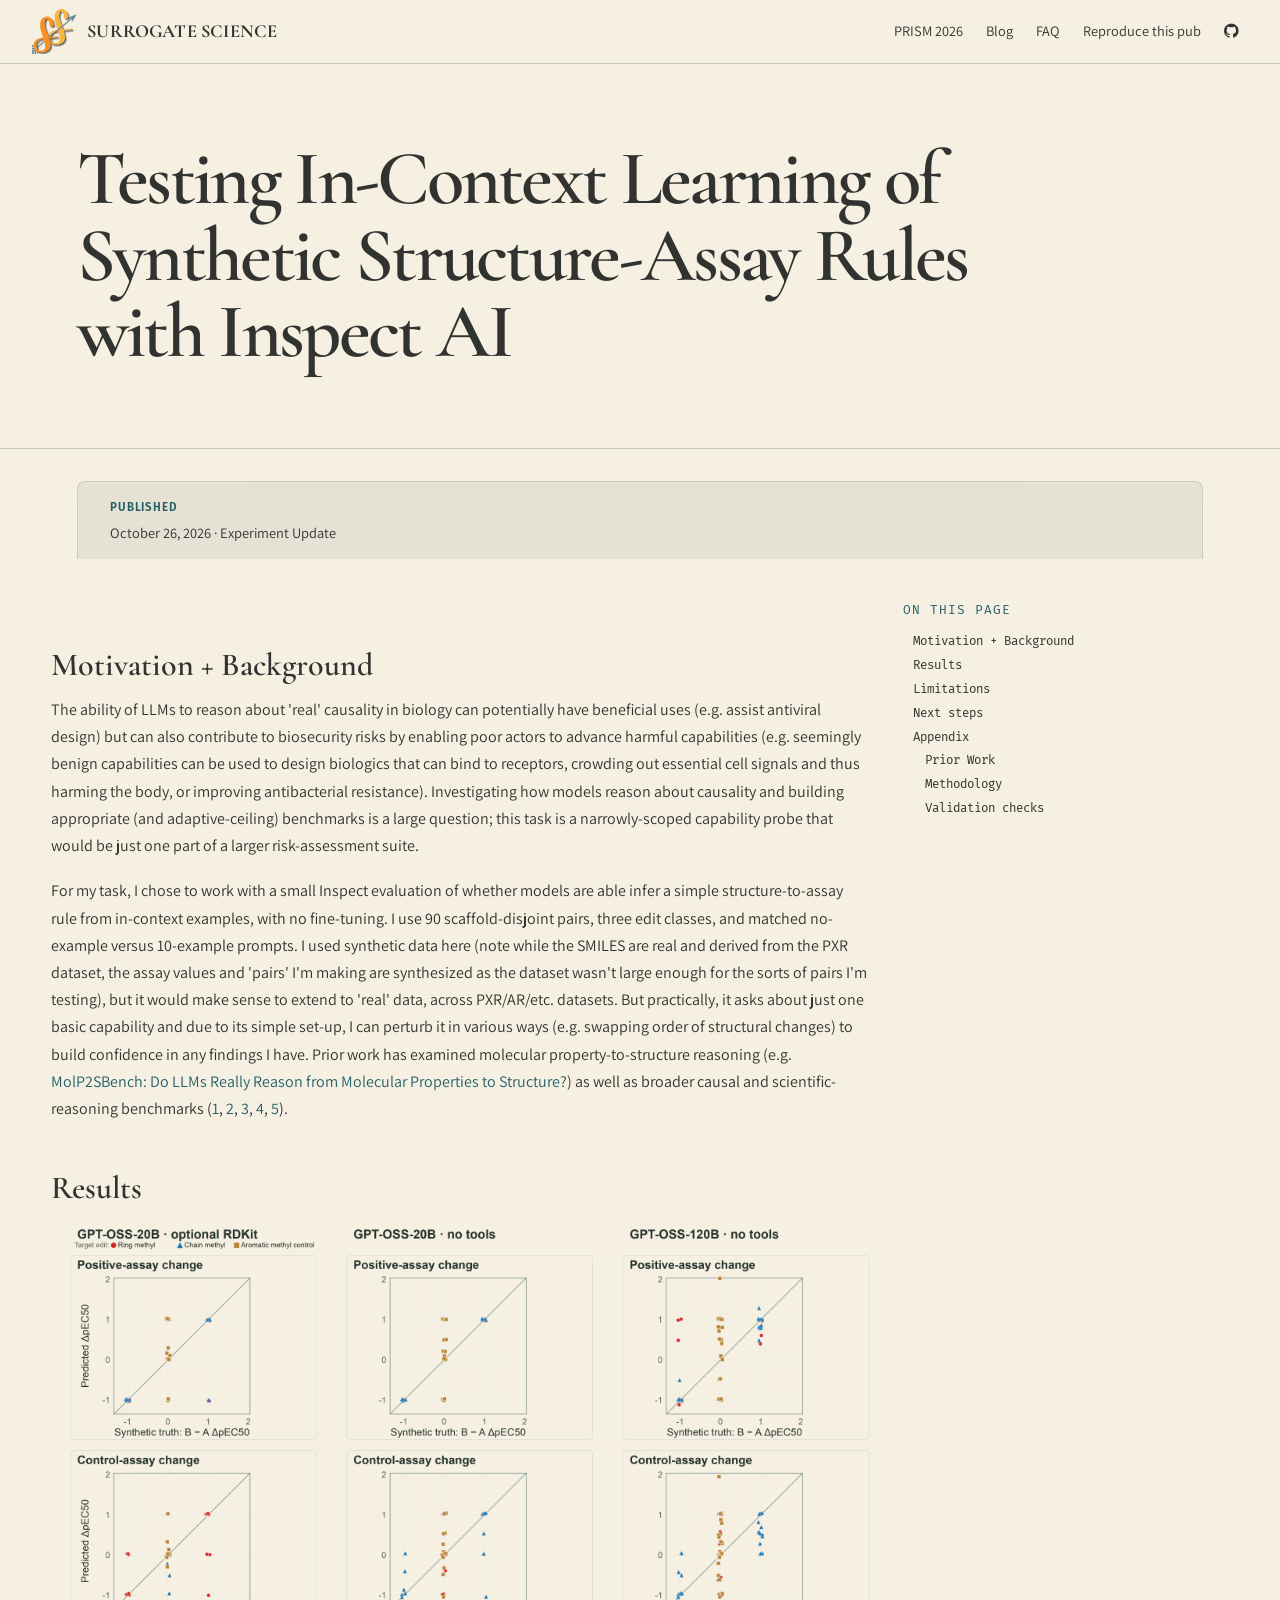
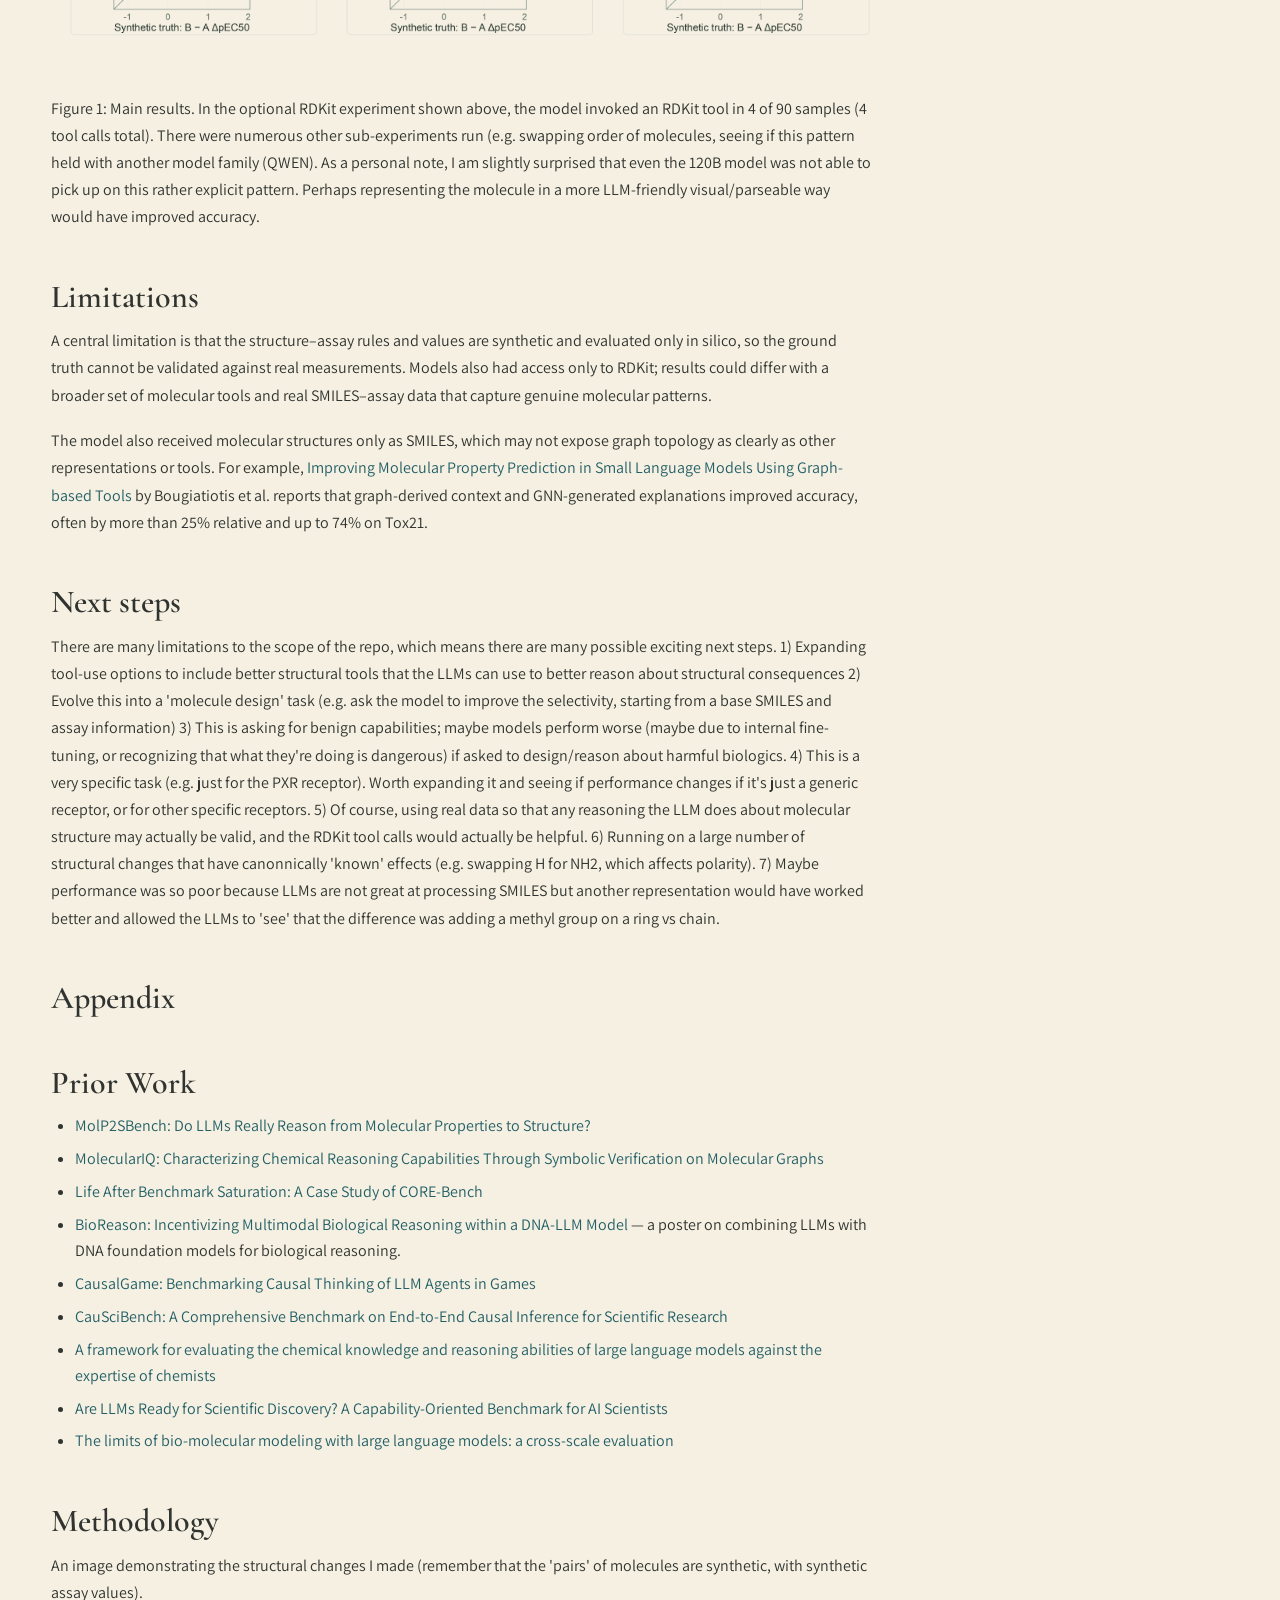
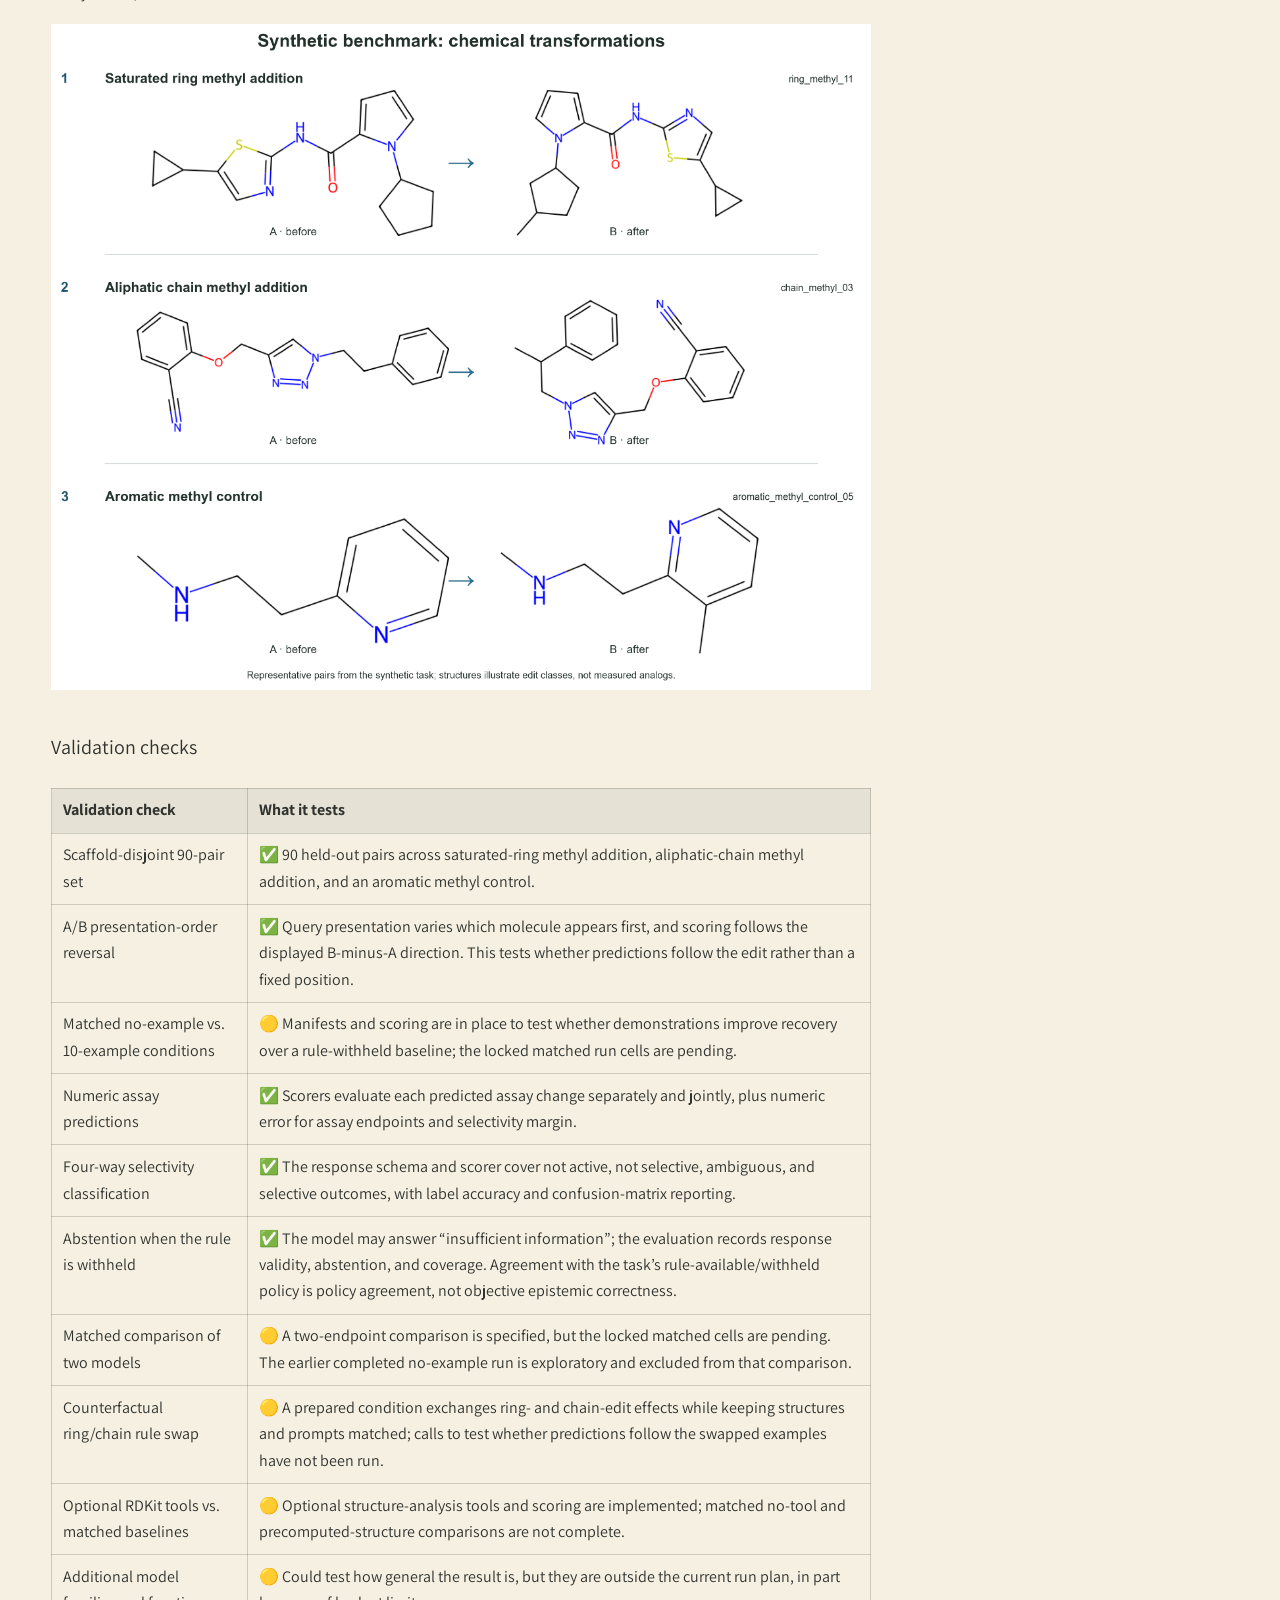
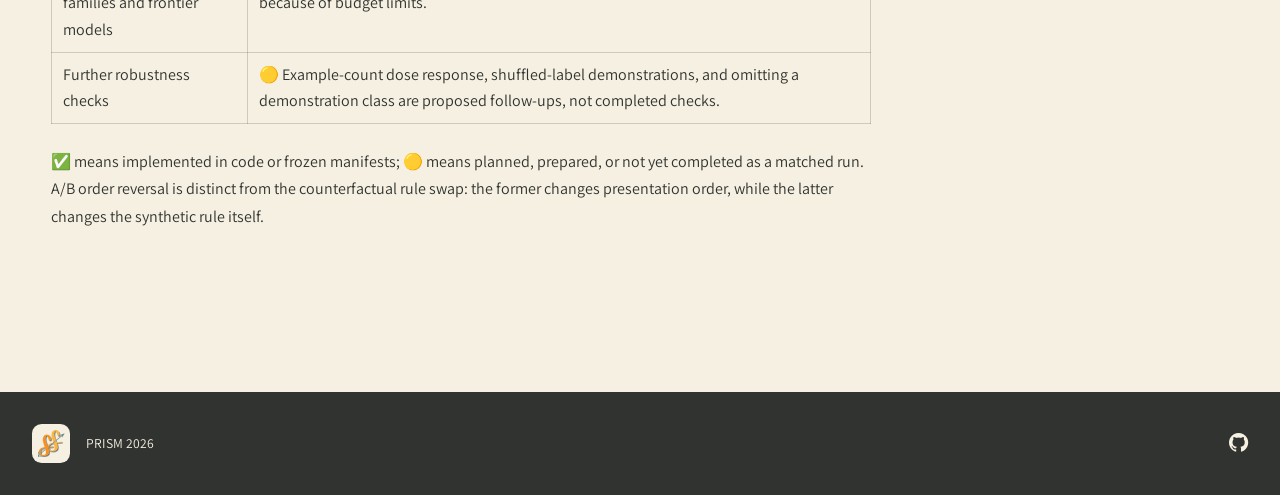
<file: posts/h8-patternmatch/index.html>
<!DOCTYPE html>
<html lang="en" class="surrogate-warm-journal">
<head>
  <meta charset="UTF-8">
  <meta name="viewport" content="width=device-width, initial-scale=1.0">
  <title>Testing In-Context Learning of Synthetic Structure-Assay Rules with Inspect AI | PRISM 2026</title>
  <link rel="preconnect" href="https://fonts.googleapis.com">
  <link rel="preconnect" href="https://fonts.gstatic.com" crossorigin>
  <link rel="stylesheet" href="https://fonts.googleapis.com/css2?family=Assistant:wght@400;500;600;700&family=Cormorant+Garamond:ital,wght@0,500;0,600;0,700;1,600&family=Fira+Mono:wght@400;500&family=Fira+Sans:wght@500;600;700&display=swap">
  <link rel="stylesheet" href="https://cdn.jsdelivr.net/npm/bootstrap-icons@1.11.3/font/bootstrap-icons.css">
  <style>
    :root {
      --surrogate-paper:    #F5F0E2;
      --surrogate-teal:     #235F66;
      --surrogate-orange:   #F28A1C;
      --surrogate-amber:    #FFB83E;
      --surrogate-charcoal: #30332F;
      --surrogate-charcoal-68: rgba(48,51,47,0.68);
      --surrogate-charcoal-50: rgba(48,51,47,0.50);
      --surrogate-charcoal-20: rgba(48,51,47,0.20);
      --surrogate-paper-50:    rgba(245,240,226,0.50);
      --surrogate-body-color:  var(--surrogate-charcoal);
      --surrogate-label-color: var(--surrogate-teal);
      --surrogate-muted-color: var(--surrogate-charcoal-68);
      --surrogate-link-color:  var(--surrogate-teal);
      --surrogate-logo-size:   2rem;
      --bs-code-bg-color:          color-mix(in srgb, #F5F0E2 92%, #30332F);
      --bs-code-border-color:      rgba(48,51,47,0.20);
      --bs-code-left-border-color: rgba(35,95,102,0.60);
      --bs-code-color:             var(--surrogate-teal);
      --nb-font-serif: "Cormorant Garamond", Georgia, "Times New Roman", serif;
      --nb-font-sans:  "Assistant", ui-sans-serif, system-ui, sans-serif;
      --nb-font-label: "Fira Sans", ui-sans-serif, system-ui, sans-serif;
      --nb-font-mono:  "Fira Mono", ui-monospace, Consolas, monospace;
      --nb-h1-font-size: 2.5rem;
      --nb-h2-font-size: 2rem;
      --navbar-height:     4rem;
    }
    *, *::before, *::after { box-sizing: border-box; margin: 0; padding: 0; }
    body { counter-reset: figure-counter; }
    figure { counter-increment: figure-counter; }
    body {
      font-family: var(--nb-font-sans);
      color: var(--surrogate-body-color);
      background-color: var(--surrogate-paper);
      line-height: 1.65;
      font-size: 1rem;
    }
    a { color: var(--surrogate-teal); text-decoration: none; }
    a:hover { color: var(--surrogate-orange); }
    .navbar {
      height: var(--navbar-height);
      background-color: var(--surrogate-paper);
      border-bottom: 1px solid var(--surrogate-charcoal-20);
      display: flex; align-items: center; padding: 0 2rem;
      position: sticky; top: 0; z-index: 1030; gap: 1rem;
    }
    .navbar-brand { display: inline-flex; align-items: center; gap: 0.65rem; text-decoration: none; flex-shrink: 0; }
    .navbar-logo { width: 2.8rem; height: 2.8rem; max-height: 2.8rem; }
    .navbar-title { color: var(--surrogate-charcoal); font-family: var(--nb-font-serif); font-size: 1.15rem; font-weight: 700; letter-spacing: 0.01em; white-space: nowrap; }
    .navbar-nav { display: flex; align-items: center; list-style: none; gap: 0.25rem; margin-left: auto; }
    .navbar-nav .nav-link { color: var(--surrogate-charcoal); font-family: var(--nb-font-sans); font-size: 0.9rem; padding: 0.4rem 0.6rem; text-decoration: none; position: relative; }
    .navbar-nav .nav-link::after { content: ''; position: absolute; width: 100%; height: 2px; bottom: -2px; left: 0; background-color: currentColor; opacity: 0; transition: opacity 0.4s ease; }
    .navbar-nav .nav-link:hover { color: var(--surrogate-charcoal); }
    .navbar-nav .nav-link:hover::after { opacity: 1; }
    .quarto-title-banner { background-color: var(--surrogate-paper) !important; border-bottom: 1px solid var(--surrogate-charcoal-20); padding: clamp(2.5rem, 6vw, 5rem) clamp(1.5rem, 6vw, 5rem); }
    .quarto-title-banner h1 { max-width: 62rem; color: var(--surrogate-charcoal) !important; font-family: var(--nb-font-serif) !important; font-size: clamp(2.6rem, 6vw, 5.25rem) !important; font-weight: 600 !important; letter-spacing: -0.035em; line-height: 1.0; }
    .title-meta-container { padding: 0 clamp(1.5rem, 6vw, 5rem); }
    .quarto-title-meta { background-color: var(--bs-code-bg-color); padding: 1em 2em 0 2em; margin-top: 2rem; border-radius: 8px 8px 0 0; border: 1px solid rgba(0,0,0,0.10); border-bottom: none; display: flex; flex-wrap: wrap; gap: 2rem; }
    .quarto-title-meta-heading { font-family: var(--nb-font-label) !important; font-weight: 600 !important; letter-spacing: 0.08em; text-transform: uppercase; color: var(--surrogate-teal) !important; font-size: 0.72rem; margin-bottom: 0.25rem; }
    .quarto-title-meta-contents { font-family: var(--nb-font-sans); font-size: 0.9rem; color: var(--surrogate-body-color); padding-bottom: 1em; }
    .abstract { background-color: var(--bs-code-bg-color); padding: 1rem 2rem 1.5rem 2rem; border-radius: 0 0 8px 8px; border: 1px solid rgba(0,0,0,0.10); border-top: none; }
    .abstract .block-title { font-family: var(--nb-font-label) !important; font-weight: 600 !important; letter-spacing: 0.08em; text-transform: uppercase; color: var(--surrogate-teal) !important; font-size: 0.72rem; margin-bottom: 0.6rem; }
    .abstract p { font-family: var(--nb-font-serif); font-size: 1.1rem; font-weight: 400; color: var(--surrogate-body-color); line-height: 1.65; margin: 0; }
    .page-layout { display: grid; grid-template-columns: [outer-left] clamp(1rem, 4vw, 4rem) [content-start] minmax(0, 820px) [content-end] clamp(0px, 3vw, 2rem) [toc-start] clamp(140px, 16vw, 210px) [toc-end] clamp(1rem, 4vw, 4rem) [outer-right]; padding-top: 2.5rem; align-items: start; }
    .article-content { grid-column: content-start / content-end; padding-bottom: 5rem; min-width: 0; }
    .sidebar-toc { grid-column: toc-start / toc-end; position: sticky; top: calc(var(--navbar-height) + 2rem); align-self: start; max-height: calc(100vh - var(--navbar-height) - 4rem); overflow-y: auto; }
    #toc-title { font-family: var(--nb-font-mono); font-size: 0.8rem; font-weight: 300; color: var(--surrogate-label-color); text-transform: uppercase; letter-spacing: 0.08em; margin-bottom: 0.6rem; }
    .toc-nav ul { list-style: none; padding: 0; }
    .toc-nav li { margin: 0.1rem 0; }
    .toc-nav a { font-family: var(--nb-font-mono); font-weight: 300; font-size: 0.78rem; color: var(--surrogate-body-color); text-decoration: none; display: block; padding: 0.15rem 0.5rem; border-left: 2px solid transparent; transition: all 0.2s ease; line-height: 1.4; }
    .toc-nav a:hover, .toc-nav a.active { border-left-color: var(--surrogate-teal); color: var(--surrogate-teal) !important; }
    .toc-nav ul ul { padding-left: 0.75rem; }
    .article-content h2 { font-family: var(--nb-font-serif) !important; font-weight: 600 !important; color: var(--surrogate-charcoal); font-size: var(--nb-h2-font-size); margin-top: 3rem; margin-bottom: 0.75rem; line-height: 1.15; }
    .article-content h3 { font-family: var(--nb-font-sans) !important; font-weight: 400 !important; color: var(--surrogate-charcoal); font-size: 1.25rem; margin-top: 2rem; margin-bottom: 0.6rem; }
    .article-content p { margin-bottom: 1.15rem; line-height: 1.7; }
    .article-content ul, .article-content ol { margin-bottom: 1.15rem; padding-left: 1.5rem; }
    .article-content li { margin-bottom: 0.4rem; line-height: 1.65; }
    .article-content li ul { margin-top: 0.4rem; margin-bottom: 0.4rem; }
    .article-content hr { border: none; border-top: 1px solid var(--surrogate-charcoal-20); margin: 2.5rem 0; }
    .callout { border-radius: 4px; margin: 1.5rem 0; border: 1px solid var(--surrogate-charcoal-20); border-left-width: 4px; overflow: hidden; }
    .callout-header { display: flex; align-items: center; gap: 0.5rem; padding: 0.5rem 1rem; font-family: var(--nb-font-label); font-weight: 600; font-size: 0.82rem; letter-spacing: 0.04em; }
    .callout-body { padding: 0.75rem 1rem 0.9rem; font-size: 0.95rem; line-height: 1.65; }
    .callout-body p:last-child { margin-bottom: 0; }
    .callout-note { border-left-color: var(--surrogate-teal); }
    .callout-note .callout-header { background-color: rgba(35,95,102,0.10); color: var(--surrogate-teal); }
    figure { margin: 2rem 0; }
    figure img { max-width: 100%; height: auto; border-radius: 4px; display: block; }
    figcaption { font-family: var(--nb-font-label) !important; font-weight: 600 !important; letter-spacing: 0.07em; text-transform: uppercase; color: var(--surrogate-teal) !important; font-size: 0.75rem; margin-top: 0.5rem; }
    figcaption::before { content: "Figure " counter(figure-counter) ". "; }
    figcaption .cap-body { display: block; font-family: var(--nb-font-sans); font-weight: 400; font-size: 0.88rem; text-transform: none; letter-spacing: normal; color: var(--surrogate-muted-color); margin-top: 0.2rem; line-height: 1.55; }
    .figure-placeholder { background-color: var(--bs-code-bg-color); border: 2px dashed var(--surrogate-charcoal-20); border-radius: 4px; padding: 3rem 2rem; text-align: center; font-family: var(--nb-font-mono); font-size: 0.85rem; color: var(--surrogate-muted-color); }
    blockquote { border-left: 0.35rem solid var(--surrogate-orange); padding: 0.5rem 1rem; margin: 1.5rem 0; color: var(--surrogate-charcoal-68); font-style: italic; }
    code { font-family: var(--nb-font-mono); font-weight: 300; color: var(--bs-code-color); background-color: var(--bs-code-bg-color); padding: 0.1em 0.35em; border-radius: 3px; font-size: 0.88em; }
    .formula { font-family: var(--nb-font-mono); background-color: var(--bs-code-bg-color); border: 1px solid var(--bs-code-border-color); border-radius: 4px; padding: 0.75rem 1.5rem; text-align: center; font-size: 1.05rem; margin: 1.5rem 0; color: var(--surrogate-charcoal); }
    pre { background-color: var(--bs-code-bg-color); border: 1px solid var(--bs-code-border-color); border-left: 3px solid rgba(35,95,102,0.60); border-radius: 4px; padding: 1rem 1.25rem; margin: 1rem 0 1.5rem; overflow-x: auto; }
    pre code { background: none; padding: 0; font-size: 0.82rem; line-height: 1.6; color: var(--surrogate-charcoal); white-space: pre-wrap; word-wrap: break-word; }
    .site-footer { background-color: var(--surrogate-charcoal) !important; padding: 2rem; margin-top: 4rem; width: 100%; }
    .footer-inner { display: flex; justify-content: space-between; align-items: center; max-width: 1300px; margin: 0 auto; flex-wrap: wrap; gap: 1rem; }
    .footer-left { display: flex; align-items: center; gap: 1rem; color: var(--surrogate-paper); font-family: var(--nb-font-sans); font-size: 0.85rem; }
    .footer-logo-wrap { padding: 0.25rem; background: var(--surrogate-paper); border-radius: 0.6rem; display: flex; align-items: center; justify-content: center; width: 2.4rem; height: 2.4rem; }
    .footer-logo-wrap img { width: 1.7rem; height: 1.7rem; }
    .footer-right a { color: var(--surrogate-paper); font-size: 1.2rem; text-decoration: none; }
    .footer-right a:hover { color: var(--surrogate-amber); }
    .footnote { font-size: 0.82rem; color: var(--surrogate-muted-color); border-top: 1px solid var(--surrogate-charcoal-20); margin-top: 2rem; padding-top: 1rem; }
    @media (max-width: 900px) { .page-layout { grid-template-columns: 1rem 1fr 1rem; } .article-content { grid-column: 2; } .sidebar-toc { display: none; } .navbar-nav { display: none; } }
    @media (max-width: 640px) { .quarto-title-banner { padding: 2rem 1.25rem; } .quarto-title-banner h1 { font-size: clamp(2rem, 10vw, 3rem) !important; } .title-meta-container { padding: 0 1.25rem; } }
  
    .article-content img { max-width: 100%; height: auto; }
    .article-content table { border-collapse: collapse; width: 100%; margin: 1.5rem 0; }
    .article-content th, .article-content td { border: 1px solid var(--surrogate-charcoal-20); padding: .55rem .7rem; text-align: left; vertical-align: top; }
    .article-content th { background: var(--bs-code-bg-color); }
  </style>
</head>
<body class="surrogate-warm-journal">
<nav class="navbar" role="navigation" aria-label="Main navigation">
  <a class="navbar-brand" href="https://github.com/surrogate-sci">
    <img class="navbar-logo" src="./logo_surrogate_mark.svg" alt="Surrogate Science logo">
    <span class="navbar-title">SURROGATE SCIENCE</span>
  </a>
  <ul class="navbar-nav">
    <li><a class="nav-link" href="../../index.html">PRISM 2026</a></li>
    <li><a class="nav-link" href="../">Blog</a></li>
    <li><a class="nav-link" href="../../pages/FAQ.html">FAQ</a></li>
    <li><a class="nav-link" href="../../pages/SETUP.html">Reproduce this pub</a></li>
    <li><a class="nav-link" href="https://github.com/surrogate-sci/prism2026" aria-label="GitHub repository"><i class="bi bi-github"></i></a></li>
  </ul>
</nav>
<div class="quarto-title-banner"><h1>Testing In-Context Learning of Synthetic Structure-Assay Rules with Inspect AI</h1></div>
<div class="title-meta-container">
  <div class="quarto-title-meta">
    <div><div class="quarto-title-meta-heading">Published</div><div class="quarto-title-meta-contents">October 26, 2026 &middot; Experiment Update</div></div>
  </div>
</div>
<div class="page-layout">
  <article class="article-content"><h2 id="motivation-background">Motivation + Background</h2>
<p>The ability of LLMs to reason about 'real' causality in biology can potentially have beneficial uses (e.g. assist antiviral design) but can also contribute to biosecurity risks by enabling poor actors to advance harmful capabilities (e.g. seemingly benign capabilities can be used to design biologics that can bind to receptors, crowding out essential cell signals and thus harming the body, or improving antibacterial resistance). Investigating how models reason about causality and building appropriate (and adaptive-ceiling) benchmarks is a large question; this task is a narrowly-scoped capability probe that would be just one part of a larger risk-assessment suite.</p>
<p>For my task, I chose to work with a small Inspect evaluation of whether models are able infer a simple structure-to-assay rule from in-context examples, with no fine-tuning. I use 90 scaffold-disjoint pairs, three edit classes, and matched no-example versus 10-example prompts. I used synthetic data here (note while the SMILES are real and derived from the PXR dataset, the assay values and 'pairs' I'm making are synthesized as the dataset wasn't large enough for the sorts of pairs I'm testing), but it would make sense to extend to 'real' data, across PXR/AR/etc. datasets. But practically, it asks about just one basic capability and due to its simple set-up, I can perturb it in various ways (e.g. swapping order of structural changes) to build confidence in any findings I have. Prior work has examined molecular property-to-structure reasoning (e.g. <a href="https://arxiv.org/abs/2610.12522">MolP2SBench: Do LLMs Really Reason from Molecular Properties to Structure?</a>) as well as broader causal and scientific-reasoning benchmarks (<a href="https://arxiv.org/abs/2607.04293">1</a>, <a href="https://openreview.net/pdf?id=uQzPkWvTyo">2</a>, <a href="https://www.nature.com/articles/s41557-025-01815-x">3</a>, <a href="https://arxiv.org/abs/2607.11079">4</a>, <a href="https://arxiv.org/abs/2604.03361">5</a>).</p>
<h2 id="results">Results</h2>
<p><img alt="GPT-OSS predictions for the positive and control assay changes across three runs: optional RDKit tools, GPT-OSS-20B without tools, and GPT-OSS-120B without tools." src="figures/2026-10-21_h8-main-runs_oss20b-oss120b-optional-rdkit_90prompts.png" /></p>
<p>Figure 1: Main results. In the optional RDKit experiment shown above, the model invoked an RDKit tool in 4 of 90 samples (4 tool calls total). There were numerous other sub-experiments run (e.g. swapping order of molecules, seeing if this pattern held with another model family (QWEN). As a personal note, I am slightly surprised that even the 120B model was not able to pick up on this rather explicit pattern. Perhaps representing the molecule in a more LLM-friendly visual/parseable way would have improved accuracy.</p>
<h2 id="limitations">Limitations</h2>
<p>A central limitation is that the structure–assay rules and values are synthetic and evaluated only in silico, so the ground truth cannot be validated against real measurements. Models also had access only to RDKit; results could differ with a broader set of molecular tools and real SMILES–assay data that capture genuine molecular patterns.</p>
<p>The model also received molecular structures only as SMILES, which may not expose graph topology as clearly as other representations or tools. For example, <a href="https://arxiv.org/abs/2607.13115">Improving Molecular Property Prediction in Small Language Models Using Graph-based Tools</a> by Bougiatiotis et al. reports that graph-derived context and GNN-generated explanations improved accuracy, often by more than 25% relative and up to 74% on Tox21.</p>
<h2 id="next-steps">Next steps</h2>
<p>There are many limitations to the scope of the repo, which means there are many possible exciting next steps.
1) Expanding tool-use options to include better structural tools that the LLMs can use to better reason about structural consequences
2) Evolve this into a 'molecule design' task (e.g. ask the model to improve the selectivity, starting from a base SMILES and assay information)
3) This is asking for benign capabilities; maybe models perform worse (maybe due to internal fine-tuning, or recognizing that what they're doing is dangerous) if asked to design/reason about harmful biologics.
4) This is a very specific task (e.g. just for the PXR receptor). Worth expanding it and seeing if performance changes if it's just a generic receptor, or for other specific receptors.
5) Of course, using real data so that any reasoning the LLM does about molecular structure may actually be valid, and the RDKit tool calls would actually be helpful.
6) Running on a large number of structural changes that have canonnically 'known' effects (e.g. swapping H for NH2, which affects polarity).
7) Maybe performance was so poor because LLMs are not great at processing SMILES but another representation would have worked better and allowed the LLMs to 'see' that the difference was adding a methyl group on a ring vs chain.</p>
<h2 id="appendix">Appendix</h2>
<h2 id="prior-work">Prior Work</h2>
<ul>
<li><a href="https://arxiv.org/abs/2610.12522">MolP2SBench: Do LLMs Really Reason from Molecular Properties to Structure?</a></li>
<li><a href="https://arxiv.org/abs/2601.15279">MolecularIQ: Characterizing Chemical Reasoning Capabilities Through Symbolic Verification on Molecular Graphs</a></li>
<li><a href="https://arxiv.org/abs/2606.26158">Life After Benchmark Saturation: A Case Study of CORE-Bench</a></li>
<li><a href="https://neurips.cc/virtual/2025/loc/san-diego/poster/116227">BioReason: Incentivizing Multimodal Biological Reasoning within a DNA-LLM Model</a> — a poster on combining LLMs with DNA foundation models for biological reasoning.</li>
<li><a href="https://arxiv.org/abs/2607.04293">CausalGame: Benchmarking Causal Thinking of LLM Agents in Games</a></li>
<li><a href="https://openreview.net/pdf?id=uQzPkWvTyo">CauSciBench: A Comprehensive Benchmark on End-to-End Causal Inference for Scientific Research</a></li>
<li><a href="https://www.nature.com/articles/s41557-025-01815-x">A framework for evaluating the chemical knowledge and reasoning abilities of large language models against the expertise of chemists</a></li>
<li><a href="https://arxiv.org/abs/2607.11079">Are LLMs Ready for Scientific Discovery? A Capability-Oriented Benchmark for AI Scientists</a></li>
<li><a href="https://arxiv.org/abs/2604.03361">The limits of bio-molecular modeling with large language models: a cross-scale evaluation</a></li>
</ul>
<h2 id="methodology">Methodology</h2>
<p>An image demonstrating the structural changes I made (remember that the 'pairs' of molecules are synthetic, with synthetic assay values).</p>
<p><img alt="Synthetic benchmark chemical transformations" src="figures/chemical_transformations.png" /></p>
<h3 id="validation-checks">Validation checks</h3>
<table>
<thead>
<tr>
<th>Validation check</th>
<th>What it tests</th>
</tr>
</thead>
<tbody>
<tr>
<td>Scaffold-disjoint 90-pair set</td>
<td>✅ 90 held-out pairs across saturated-ring methyl addition, aliphatic-chain methyl addition, and an aromatic methyl control.</td>
</tr>
<tr>
<td>A/B presentation-order reversal</td>
<td>✅ Query presentation varies which molecule appears first, and scoring follows the displayed B-minus-A direction. This tests whether predictions follow the edit rather than a fixed position.</td>
</tr>
<tr>
<td>Matched no-example vs. 10-example conditions</td>
<td>🟡 Manifests and scoring are in place to test whether demonstrations improve recovery over a rule-withheld baseline; the locked matched run cells are pending.</td>
</tr>
<tr>
<td>Numeric assay predictions</td>
<td>✅ Scorers evaluate each predicted assay change separately and jointly, plus numeric error for assay endpoints and selectivity margin.</td>
</tr>
<tr>
<td>Four-way selectivity classification</td>
<td>✅ The response schema and scorer cover not active, not selective, ambiguous, and selective outcomes, with label accuracy and confusion-matrix reporting.</td>
</tr>
<tr>
<td>Abstention when the rule is withheld</td>
<td>✅ The model may answer “insufficient information”; the evaluation records response validity, abstention, and coverage. Agreement with the task’s rule-available/withheld policy is policy agreement, not objective epistemic correctness.</td>
</tr>
<tr>
<td>Matched comparison of two models</td>
<td>🟡 A two-endpoint comparison is specified, but the locked matched cells are pending. The earlier completed no-example run is exploratory and excluded from that comparison.</td>
</tr>
<tr>
<td>Counterfactual ring/chain rule swap</td>
<td>🟡 A prepared condition exchanges ring- and chain-edit effects while keeping structures and prompts matched; calls to test whether predictions follow the swapped examples have not been run.</td>
</tr>
<tr>
<td>Optional RDKit tools vs. matched baselines</td>
<td>🟡 Optional structure-analysis tools and scoring are implemented; matched no-tool and precomputed-structure comparisons are not complete.</td>
</tr>
<tr>
<td>Additional model families and frontier models</td>
<td>🟡 Could test how general the result is, but they are outside the current run plan, in part because of budget limits.</td>
</tr>
<tr>
<td>Further robustness checks</td>
<td>🟡 Example-count dose response, shuffled-label demonstrations, and omitting a demonstration class are proposed follow-ups, not completed checks.</td>
</tr>
</tbody>
</table>
<p>✅ means implemented in code or frozen manifests; 🟡 means planned, prepared, or not yet completed as a matched run. A/B order reversal is distinct from the counterfactual rule swap: the former changes presentation order, while the latter changes the synthetic rule itself.</p>
</article>
  <aside class="sidebar-toc" aria-label="Table of contents">
    <div id="toc-title">On this page</div>
    <nav class="toc-nav"><ul>
      <li><a href="#motivation-background">Motivation + Background</a></li>
      <li><a href="#results">Results</a></li>
      <li><a href="#limitations">Limitations</a></li>
      <li><a href="#next-steps">Next steps</a></li>
      <li><a href="#appendix">Appendix</a><ul>
        <li><a href="#prior-work">Prior Work</a></li>
        <li><a href="#methodology">Methodology</a></li>
        <li><a href="#validation-checks">Validation checks</a></li>
      </ul></li>
    </ul></nav>
  </aside>
</div>
<footer class="site-footer" role="contentinfo">
  <div class="footer-inner"><div class="footer-left"><div class="footer-logo-wrap"><img src="./logo_surrogate_mark.svg" alt="Surrogate Science"></div><div>PRISM 2026</div></div><div class="footer-right"><a href="https://github.com/surrogate-sci/prism2026" aria-label="GitHub"><i class="bi bi-github"></i></a></div></div>
</footer>
</body></html>
</file>
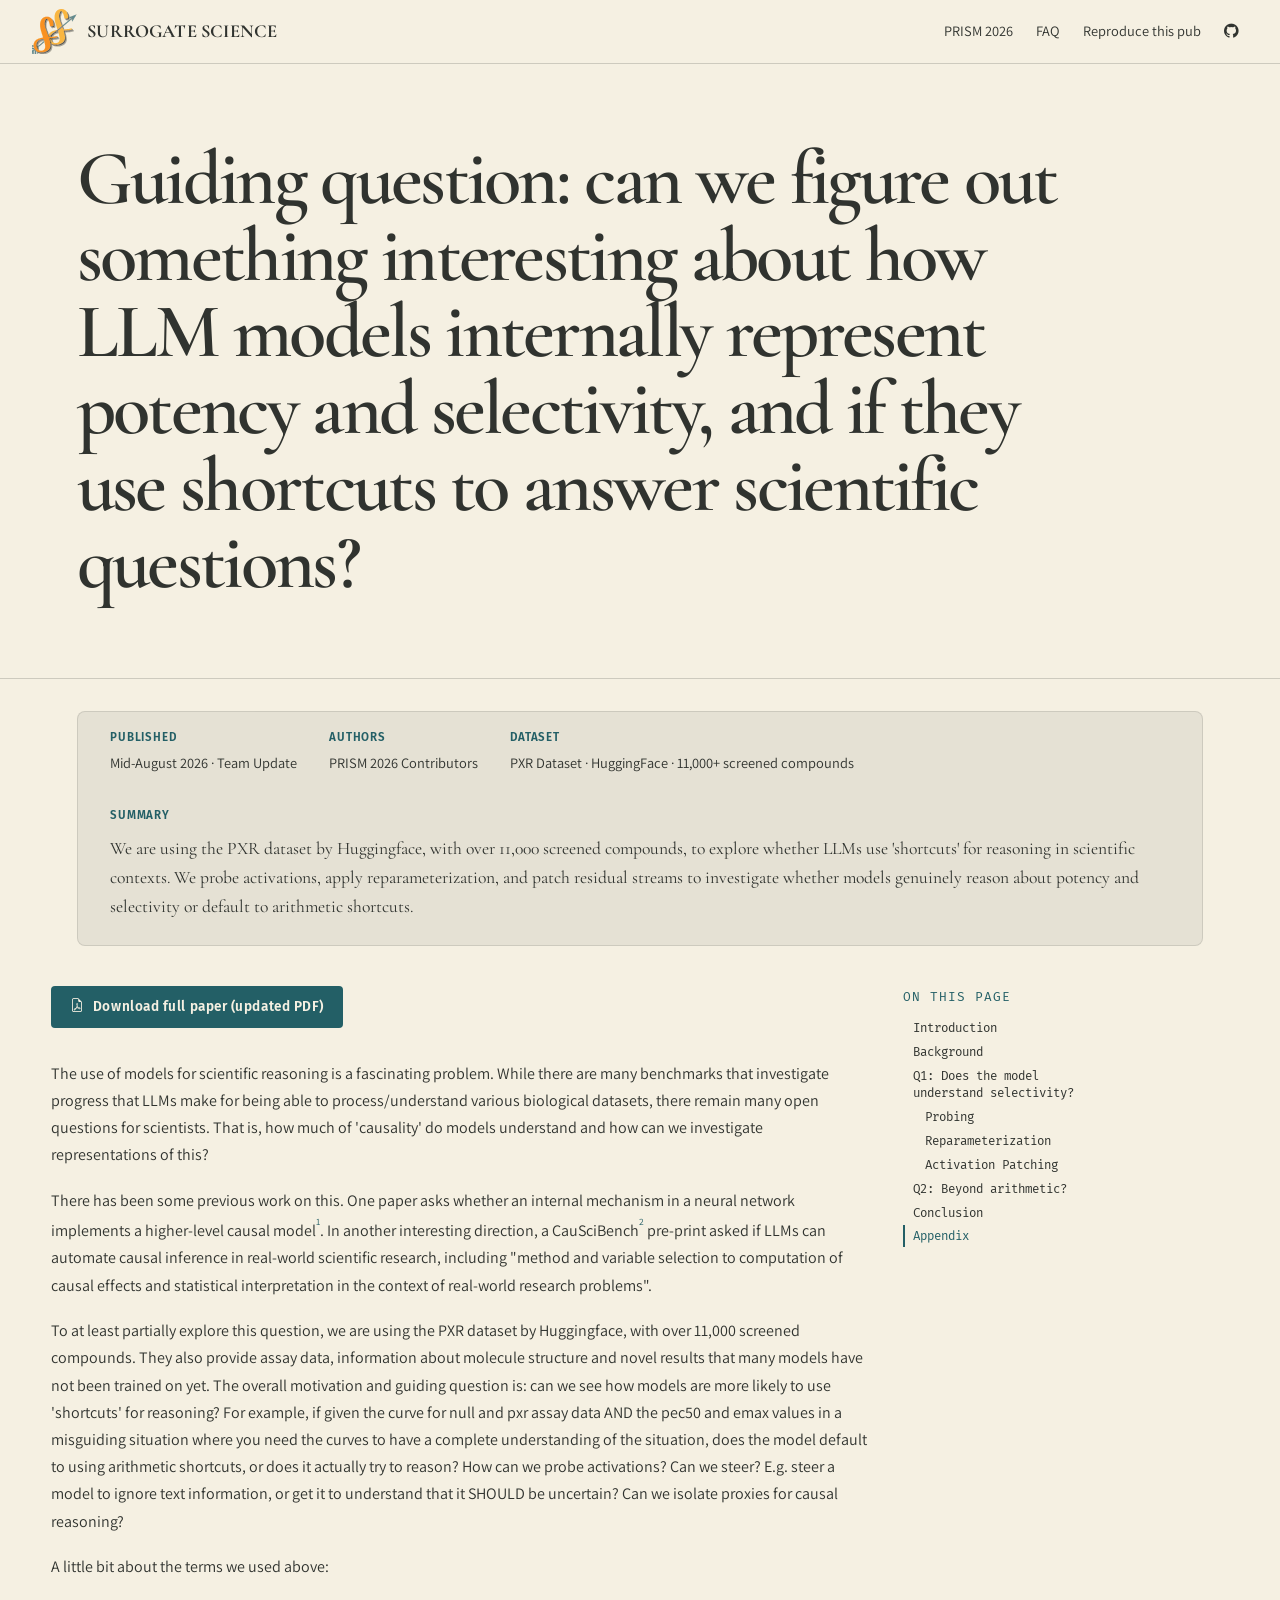
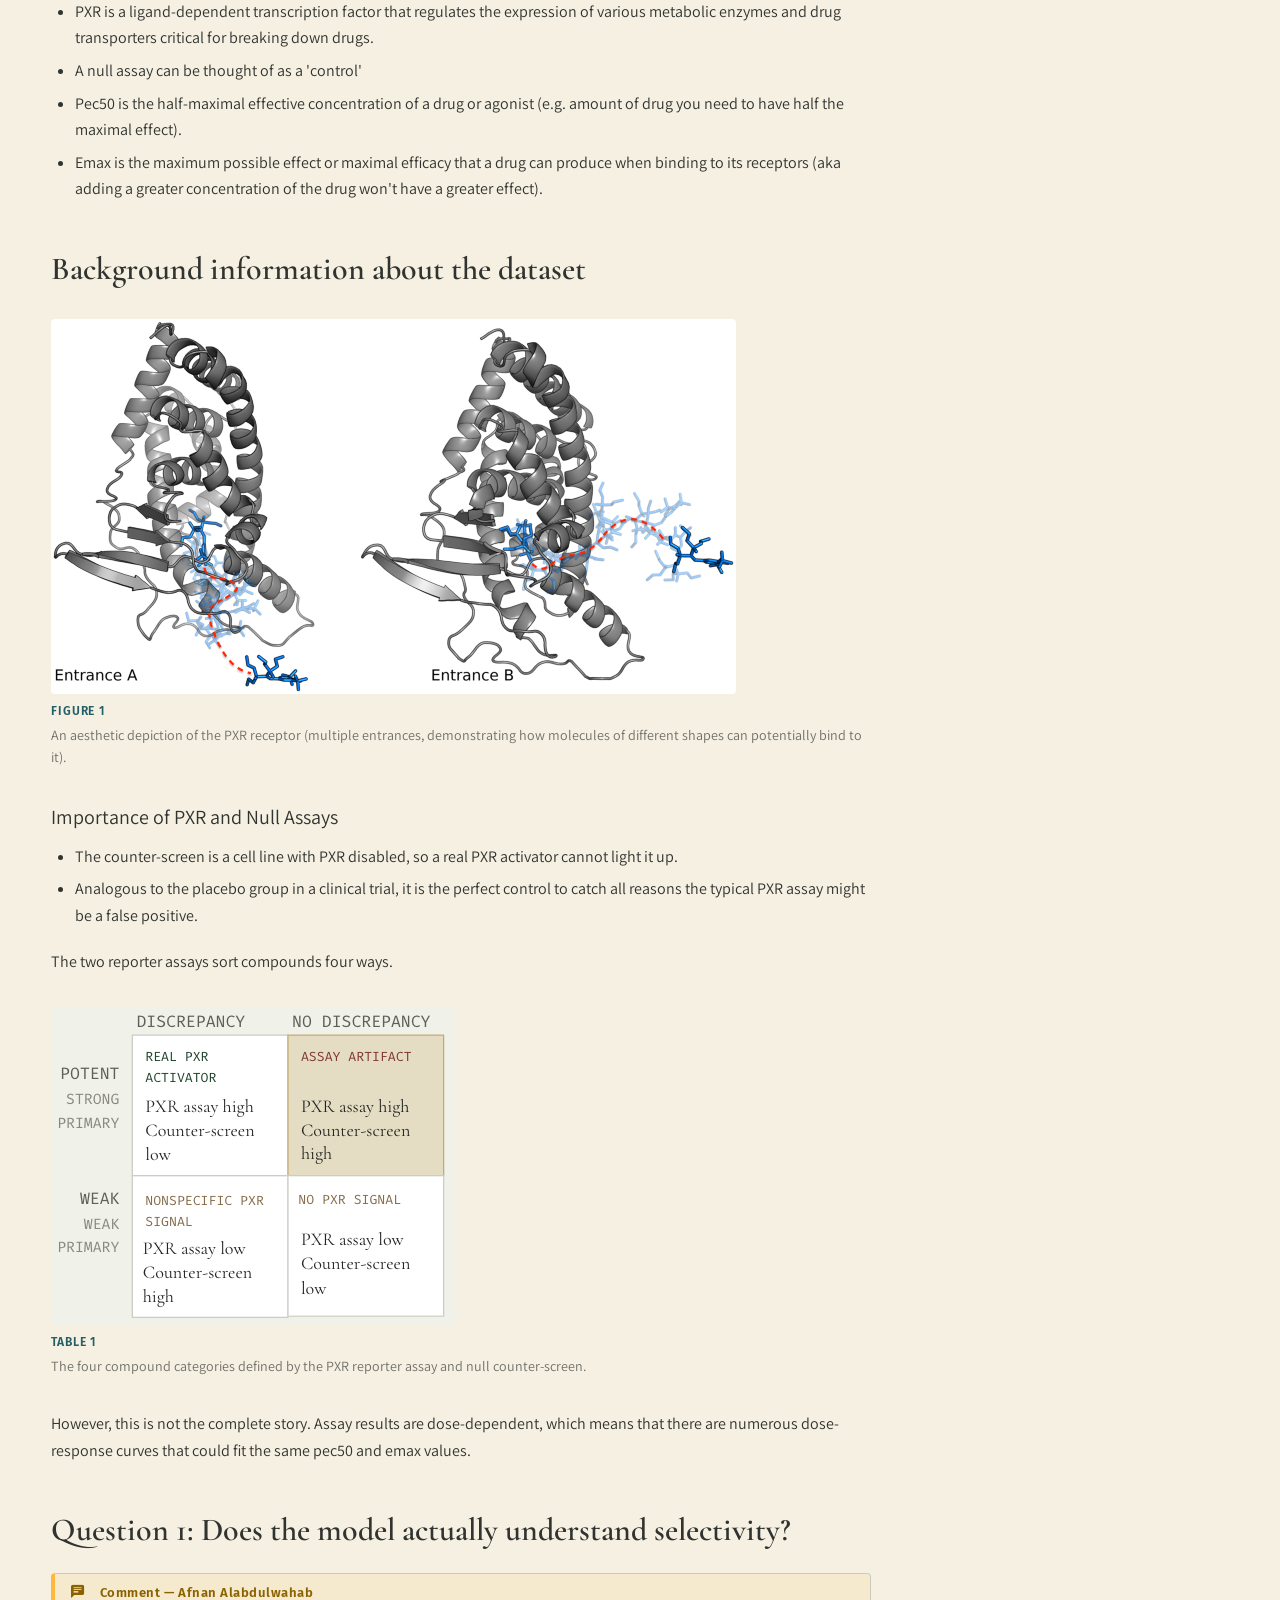
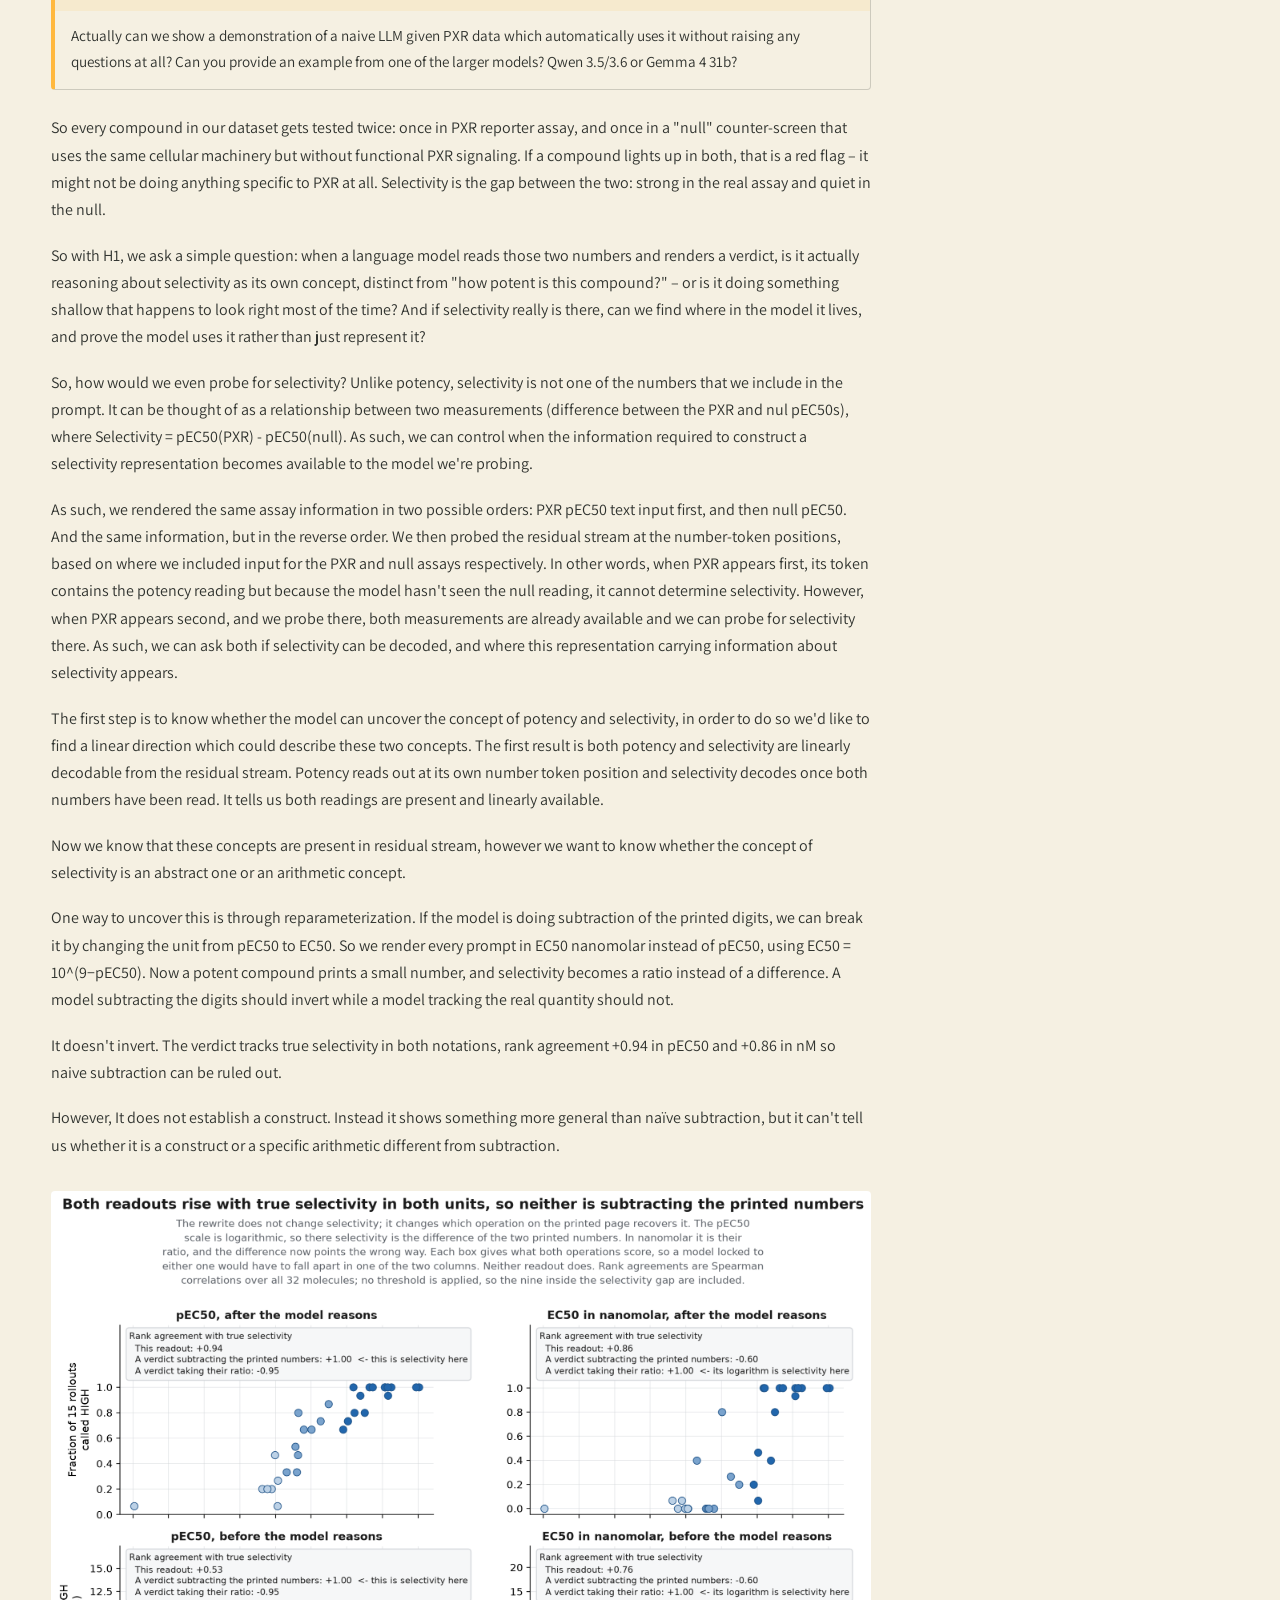
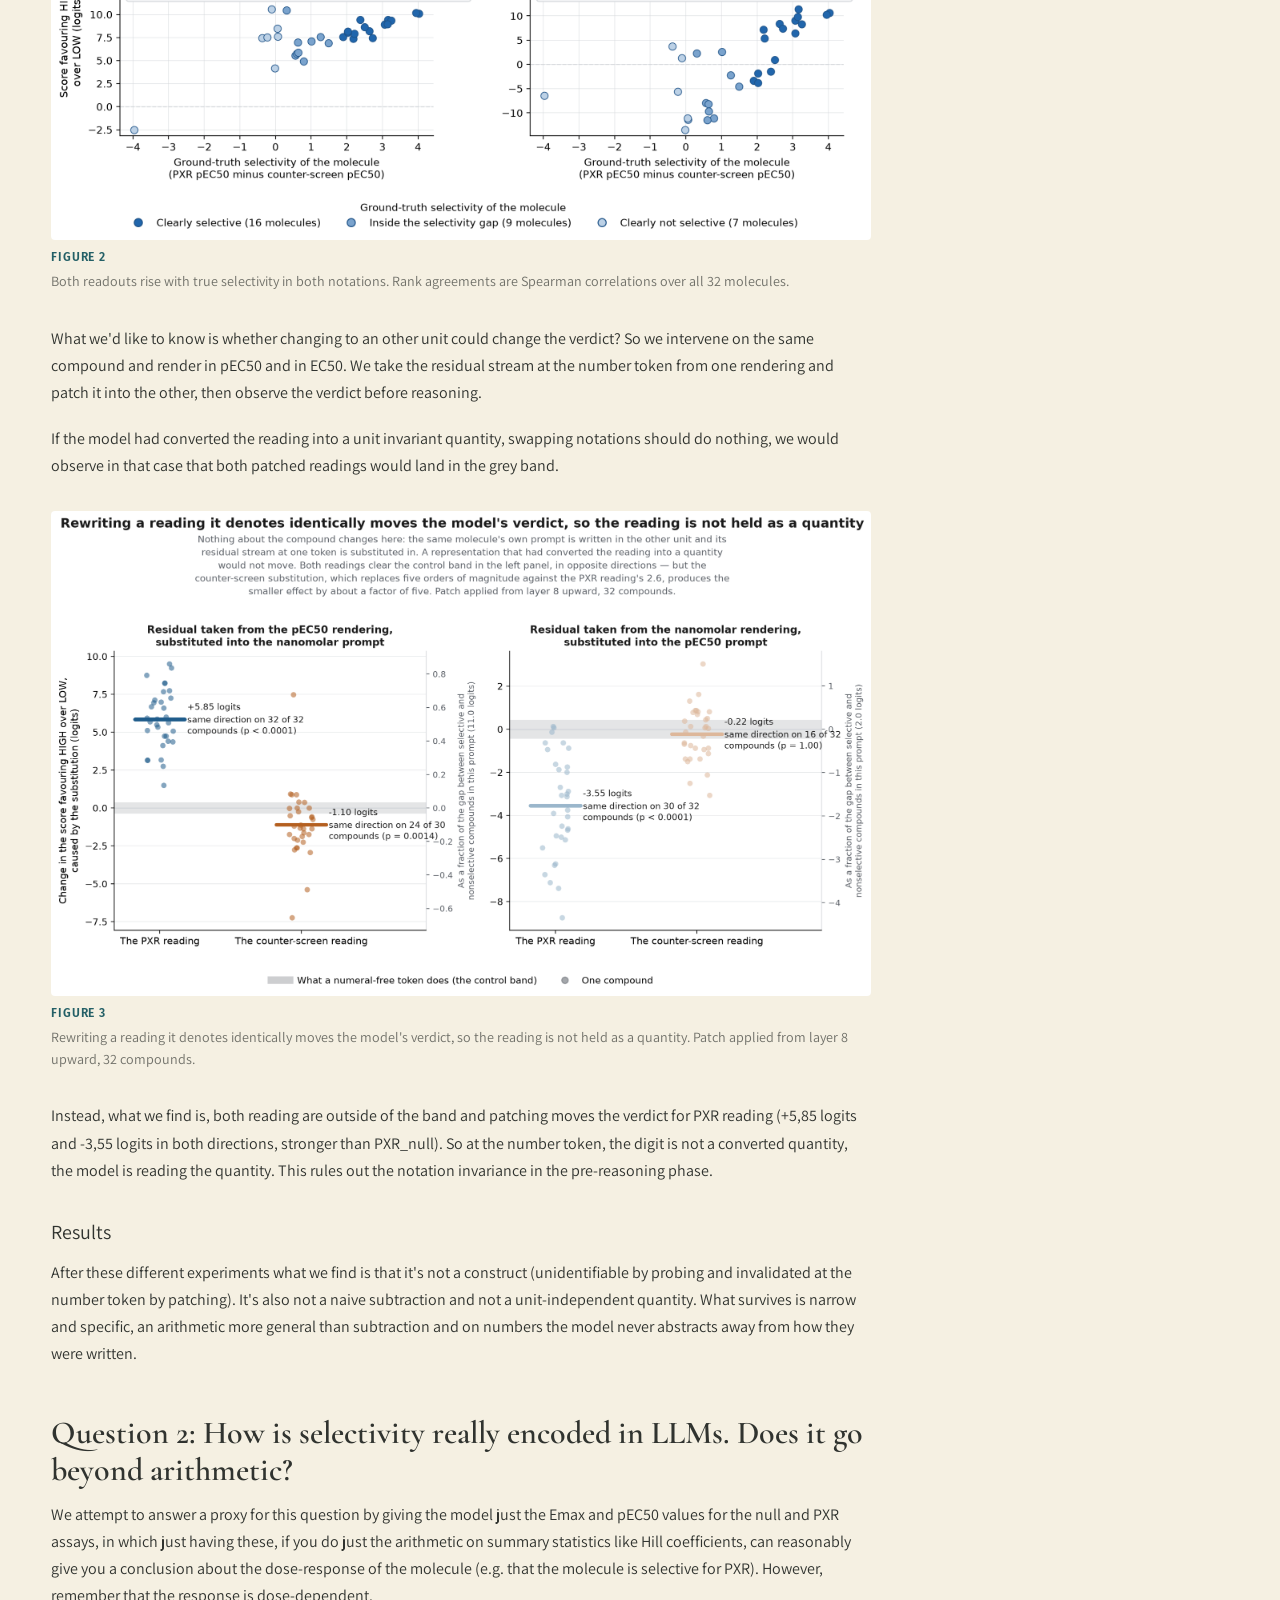
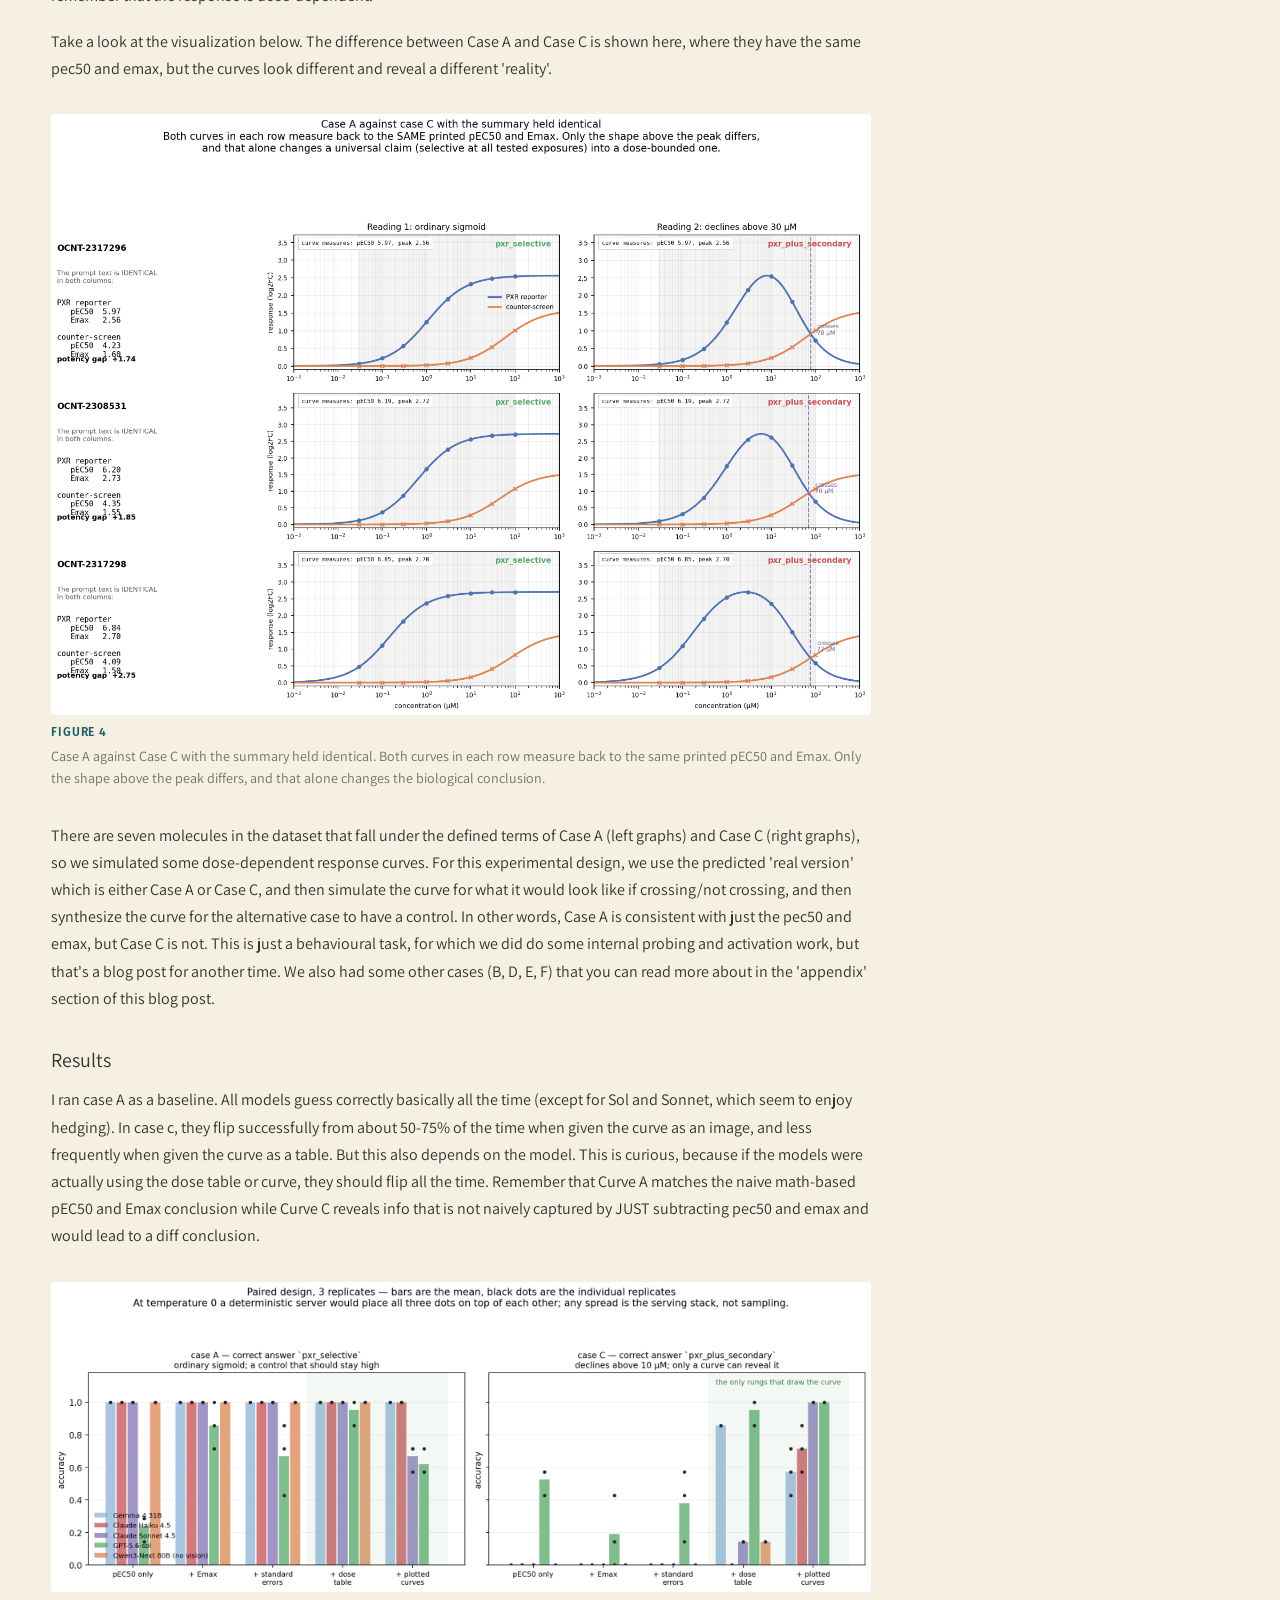
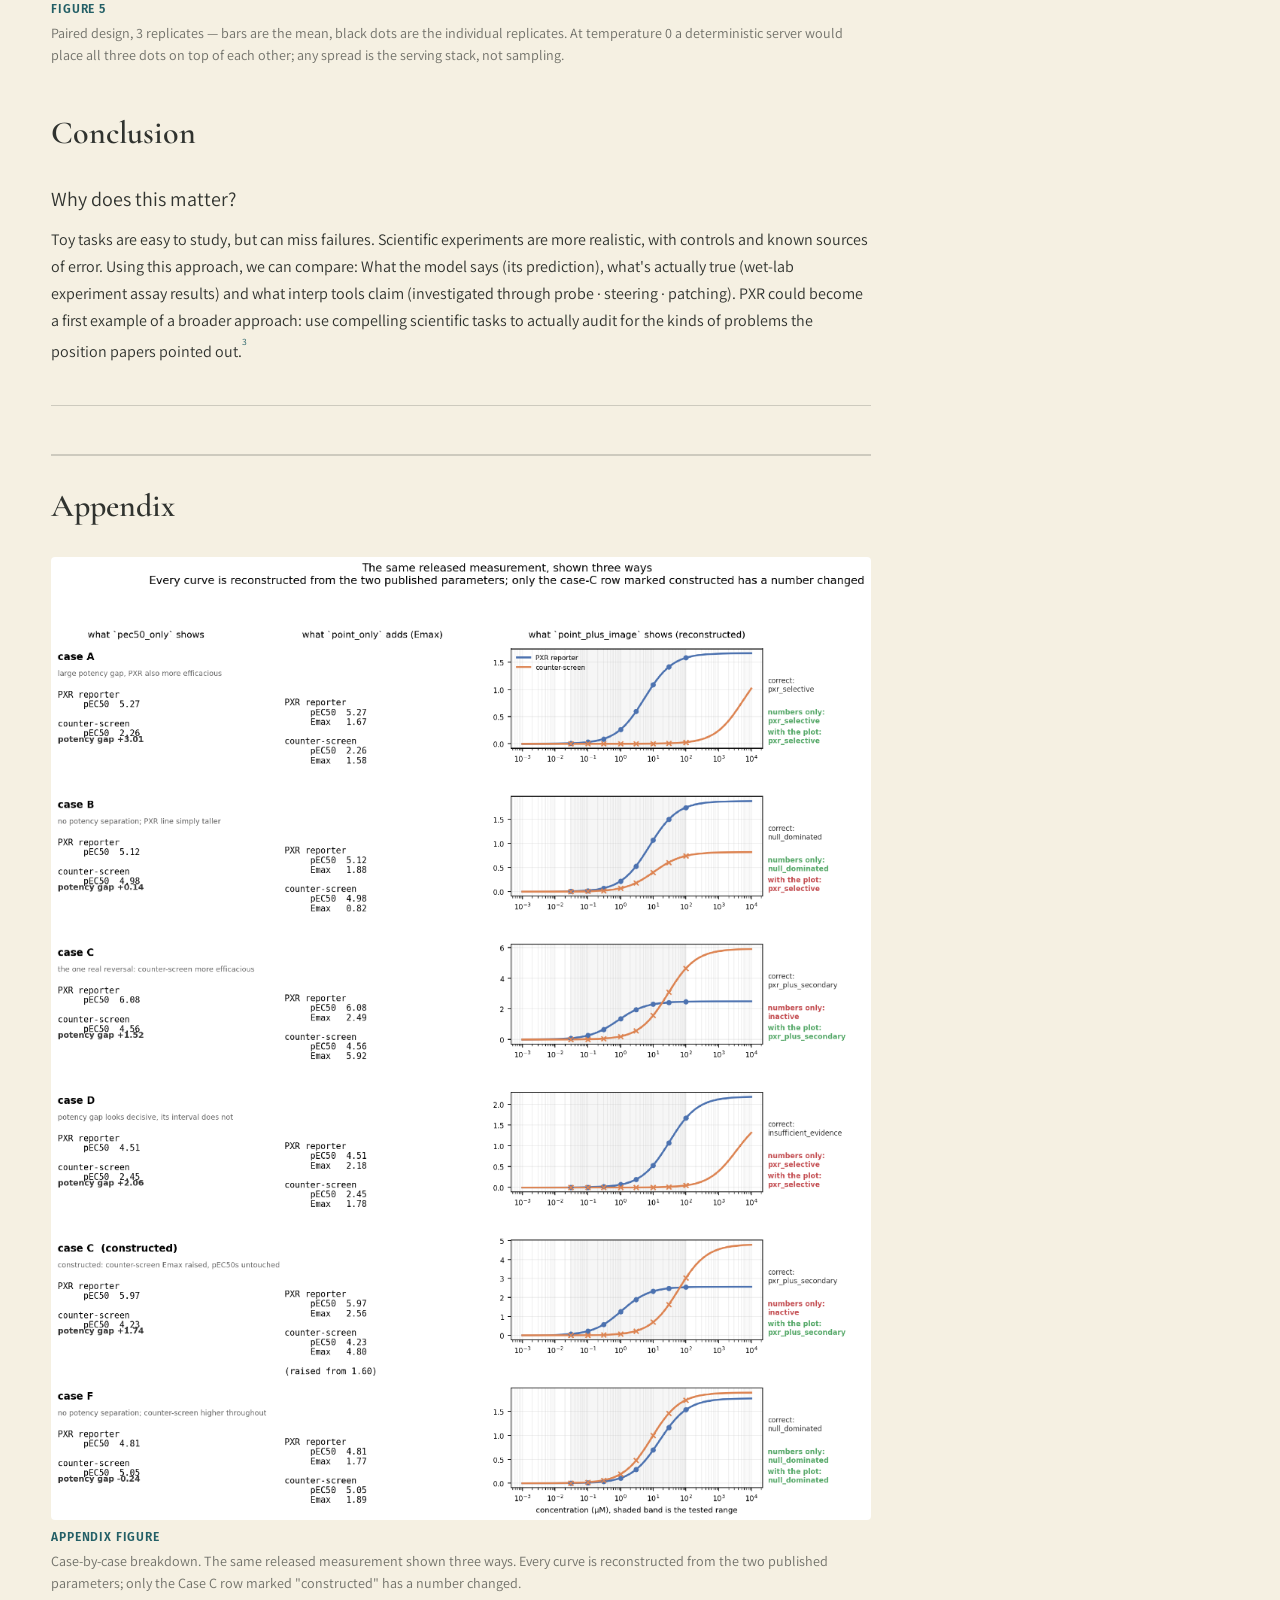
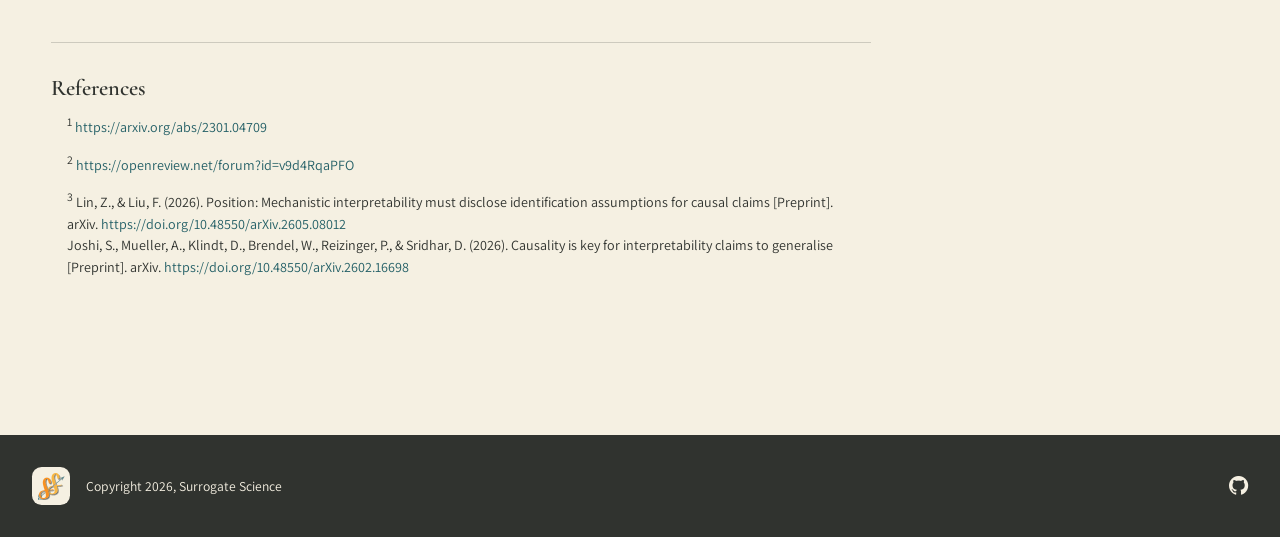
<file: posts/mid-august-update/index.html>
<!DOCTYPE html>
<html lang="en" class="surrogate-warm-journal">
<head>
  <meta charset="UTF-8">
  <meta name="viewport" content="width=device-width, initial-scale=1.0">
  <title>Guiding question: LLM potency &amp; selectivity shortcuts | PRISM 2026</title>

  <!-- Fonts (from includes/fonts.html) -->
  <link rel="preconnect" href="https://fonts.googleapis.com">
  <link rel="preconnect" href="https://fonts.gstatic.com" crossorigin>
  <link rel="stylesheet" href="https://fonts.googleapis.com/css2?family=Assistant:wght@400;500;600;700&family=Cormorant+Garamond:ital,wght@0,500;0,600;0,700;1,600&family=Fira+Mono:wght@400;500&family=Fira+Sans:wght@500;600;700&display=swap">

  <!-- Bootstrap Icons -->
  <link rel="stylesheet" href="https://cdn.jsdelivr.net/npm/bootstrap-icons@1.11.3/font/bootstrap-icons.css">

  <style>
    /* ============================================================
       CSS CUSTOM PROPERTIES — mirrors colors.css + main.css
       ============================================================ */
    :root {
      /* Canonical Surrogate Science blog palette */
      --surrogate-paper:    #F5F0E2;
      --surrogate-teal:     #235F66;
      --surrogate-orange:   #F28A1C;
      --surrogate-amber:    #FFB83E;
      --surrogate-charcoal: #30332F;

      /* Derived transparencies */
      --surrogate-charcoal-68: rgba(48,51,47,0.68);
      --surrogate-charcoal-50: rgba(48,51,47,0.50);
      --surrogate-charcoal-20: rgba(48,51,47,0.20);
      --surrogate-paper-50:    rgba(245,240,226,0.50);

      /* Semantic tokens */
      --surrogate-body-color:  var(--surrogate-charcoal);
      --surrogate-label-color: var(--surrogate-teal);
      --surrogate-muted-color: var(--surrogate-charcoal-68);
      --surrogate-link-color:  var(--surrogate-teal);
      --surrogate-logo-size:   2rem;

      /* Code surface */
      --bs-code-bg-color:          color-mix(in srgb, #F5F0E2 92%, #30332F);
      --bs-code-border-color:      rgba(48,51,47,0.20);
      --bs-code-left-border-color: rgba(35,95,102,0.60);
      --bs-code-color:             var(--surrogate-teal);

      /* Callout accents */
      --callout-note-rgb:      var(--surrogate-teal);
      --callout-warning-rgb:   var(--surrogate-amber);
      --callout-important-rgb: var(--surrogate-orange);

      /* Typography — mirrors main.css */
      --nb-font-serif: "Cormorant Garamond", Georgia, "Times New Roman", serif;
      --nb-font-sans:  "Assistant", ui-sans-serif, system-ui, sans-serif;
      --nb-font-label: "Fira Sans", ui-sans-serif, system-ui, sans-serif;
      --nb-font-mono:  "Fira Mono", ui-monospace, Consolas, monospace;
      --nb-h1-font-size: 2.5rem;
      --nb-h2-font-size: 2rem;

      /* Layout */
      --navbar-height:     4rem;
      --mini-title-height: 3rem;
    }

    /* ============================================================
       RESET
       ============================================================ */
    *, *::before, *::after { box-sizing: border-box; margin: 0; padding: 0; }

    /* ============================================================
       BODY — mirrors article.css + warm-journal.css
       ============================================================ */
    body {
      font-family: var(--nb-font-sans);
      color: var(--surrogate-body-color);
      background-color: var(--surrogate-paper);
      line-height: 1.65;
      font-size: 1rem;
    }

    a { color: var(--surrogate-teal); text-decoration: none; }
    a:hover { color: var(--surrogate-orange); }

    /* ============================================================
       NAVBAR — mirrors navbar.css + warm-journal.css
       ============================================================ */
    .navbar {
      height: var(--navbar-height);
      background-color: var(--surrogate-paper);
      border-bottom: 1px solid var(--surrogate-charcoal-20);
      display: flex;
      align-items: center;
      padding: 0 2rem;
      position: sticky;
      top: 0;
      z-index: 1030;
      gap: 1rem;
    }

    .navbar-brand {
      display: inline-flex;
      align-items: center;
      gap: 0.65rem;
      text-decoration: none;
      flex-shrink: 0;
    }

    .navbar-logo {
      width: 2.8rem;
      height: 2.8rem;
      max-height: 2.8rem;
    }

    .navbar-title {
      color: var(--surrogate-charcoal);
      font-family: var(--nb-font-serif);
      font-size: 1.15rem;
      font-weight: 700;
      letter-spacing: 0.01em;
      white-space: nowrap;
    }

    .navbar-nav {
      display: flex;
      align-items: center;
      list-style: none;
      gap: 0.25rem;
      margin-left: auto;
    }

    .navbar-nav .nav-link {
      color: var(--surrogate-charcoal);
      font-family: var(--nb-font-sans);
      font-size: 0.9rem;
      padding: 0.4rem 0.6rem;
      text-decoration: none;
      position: relative;
    }

    .navbar-nav .nav-link::after {
      content: '';
      position: absolute;
      width: 100%; height: 2px;
      bottom: -2px; left: 0;
      background-color: currentColor;
      opacity: 0;
      transition: opacity 0.4s ease;
    }

    .navbar-nav .nav-link:hover { color: var(--surrogate-charcoal); }
    .navbar-nav .nav-link:hover::after { opacity: 1; }

    /* ============================================================
       TITLE BANNER — mirrors frontmatter.css + warm-journal.css
       ============================================================ */
    .quarto-title-banner {
      background-color: var(--surrogate-paper) !important;
      border-bottom: 1px solid var(--surrogate-charcoal-20);
      padding: clamp(2.5rem, 6vw, 5rem) clamp(1.5rem, 6vw, 5rem);
    }

    .quarto-title-banner h1 {
      max-width: 62rem;
      color: var(--surrogate-charcoal) !important;
      font-family: var(--nb-font-serif) !important;
      font-size: clamp(2.6rem, 6vw, 5.25rem) !important;
      font-weight: 600 !important;
      letter-spacing: -0.035em;
      line-height: 1.0;
    }

    /* ============================================================
       TITLE META + ABSTRACT — mirrors frontmatter.css + warm-journal.css
       ============================================================ */
    .title-meta-container {
      padding: 0 clamp(1.5rem, 6vw, 5rem);
    }

    .quarto-title-meta {
      background-color: var(--bs-code-bg-color);
      padding: 1em 2em 0 2em;
      margin-top: 2rem;
      border-radius: 8px 8px 0 0;
      border: 1px solid rgba(0,0,0,0.10);
      border-bottom: none;
      display: flex;
      flex-wrap: wrap;
      gap: 2rem;
    }

    .quarto-title-meta-heading {
      font-family: var(--nb-font-label) !important;
      font-weight: 600 !important;
      letter-spacing: 0.08em;
      text-transform: uppercase;
      color: var(--surrogate-teal) !important;
      font-size: 0.72rem;
      margin-bottom: 0.25rem;
    }

    .quarto-title-meta-contents {
      font-family: var(--nb-font-sans);
      font-size: 0.9rem;
      color: var(--surrogate-body-color);
      padding-bottom: 1em;
    }

    .abstract {
      background-color: var(--bs-code-bg-color);
      padding: 1rem 2rem 1.5rem 2rem;
      border-radius: 0 0 8px 8px;
      border: 1px solid rgba(0,0,0,0.10);
      border-top: none;
    }

    .abstract .block-title {
      font-family: var(--nb-font-label) !important;
      font-weight: 600 !important;
      letter-spacing: 0.08em;
      text-transform: uppercase;
      color: var(--surrogate-teal) !important;
      font-size: 0.72rem;
      margin-bottom: 0.6rem;
    }

    .abstract p {
      font-family: var(--nb-font-serif);
      font-size: 1.1rem;
      font-weight: 400;
      color: var(--surrogate-body-color);
      line-height: 1.65;
      margin: 0;
    }

    /* ============================================================
       PAGE LAYOUT — mirrors grid.css
       ============================================================ */
    .page-layout {
      display: grid;
      grid-template-columns:
        [outer-left] clamp(1rem, 4vw, 4rem)
        [content-start] minmax(0, 820px)
        [content-end] clamp(0px, 3vw, 2rem)
        [toc-start] clamp(140px, 16vw, 210px)
        [toc-end] clamp(1rem, 4vw, 4rem)
        [outer-right];
      padding-top: 2.5rem;
      align-items: start;
    }

    .article-content {
      grid-column: content-start / content-end;
      padding-bottom: 5rem;
      min-width: 0;
    }

    .sidebar-toc {
      grid-column: toc-start / toc-end;
      position: sticky;
      top: calc(var(--navbar-height) + 2rem);
      align-self: start;
      max-height: calc(100vh - var(--navbar-height) - 4rem);
      overflow-y: auto;
    }

    /* ============================================================
       TABLE OF CONTENTS — mirrors sidebar.css
       ============================================================ */
    #toc-title {
      font-family: var(--nb-font-mono);
      font-size: 0.8rem;
      font-weight: 300;
      color: var(--surrogate-label-color);
      text-transform: uppercase;
      letter-spacing: 0.08em;
      margin-bottom: 0.6rem;
    }

    .toc-nav ul { list-style: none; padding: 0; }
    .toc-nav li { margin: 0.1rem 0; }

    .toc-nav a {
      font-family: var(--nb-font-mono);
      font-weight: 300;
      font-size: 0.78rem;
      color: var(--surrogate-body-color);
      text-decoration: none;
      display: block;
      padding: 0.15rem 0.5rem;
      border-left: 2px solid transparent;
      transition: all 0.2s ease;
      line-height: 1.4;
    }

    .toc-nav a:hover,
    .toc-nav a.active {
      border-left-color: var(--surrogate-teal);
      color: var(--surrogate-teal) !important;
    }

    .toc-nav ul ul { padding-left: 0.75rem; }

    /* ============================================================
       ARTICLE TYPOGRAPHY — mirrors article.css + warm-journal.css
       ============================================================ */
    .article-content h2 {
      font-family: var(--nb-font-serif) !important;
      font-weight: 600 !important;
      color: var(--surrogate-charcoal);
      font-size: var(--nb-h2-font-size);
      margin-top: 3rem;
      margin-bottom: 0.75rem;
      line-height: 1.15;
    }

    .article-content h3 {
      font-family: var(--nb-font-sans) !important;
      font-weight: 400 !important;
      color: var(--surrogate-charcoal);
      font-size: 1.25rem;
      margin-top: 2rem;
      margin-bottom: 0.6rem;
    }

    .article-content p {
      margin-bottom: 1.15rem;
      line-height: 1.7;
    }

    .article-content ul,
    .article-content ol {
      margin-bottom: 1.15rem;
      padding-left: 1.5rem;
    }

    .article-content li {
      margin-bottom: 0.4rem;
      line-height: 1.65;
    }

    .article-content hr {
      border: none;
      border-top: 1px solid var(--surrogate-charcoal-20);
      margin: 2.5rem 0;
    }

    /* ============================================================
       CALLOUTS — mirrors article.css
       ============================================================ */
    .callout {
      border-radius: 4px;
      margin: 1.5rem 0;
      border: 1px solid var(--surrogate-charcoal-20);
      border-left-width: 4px;
      overflow: hidden;
    }

    .callout-header {
      display: flex;
      align-items: center;
      gap: 0.5rem;
      padding: 0.5rem 1rem;
      font-family: var(--nb-font-label);
      font-weight: 600;
      font-size: 0.82rem;
      letter-spacing: 0.04em;
    }

    .callout-body {
      padding: 0.75rem 1rem 0.9rem;
      font-size: 0.95rem;
      line-height: 1.65;
    }

    .callout-body ul  { margin-bottom: 0; }
    .callout-body p:last-child { margin-bottom: 0; }

    .callout-note      { border-left-color: var(--surrogate-teal); }
    .callout-note .callout-header {
      background-color: rgba(35,95,102,0.10);
      color: var(--surrogate-teal);
    }

    .callout-important { border-left-color: var(--surrogate-orange); }
    .callout-important .callout-header {
      background-color: rgba(242,138,28,0.10);
      color: var(--surrogate-orange);
    }

    .callout-warning   { border-left-color: var(--surrogate-amber); }
    .callout-warning .callout-header {
      background-color: rgba(255,184,62,0.12);
      color: #8a6200;
    }

    /* ============================================================
       FIGURES — mirrors article.css
       ============================================================ */
    figure { margin: 2rem 0; }

    figure img {
      max-width: 100%;
      height: auto;
      border-radius: 4px;
      display: block;
    }

    figcaption {
      font-family: var(--nb-font-label) !important;
      font-weight: 600 !important;
      letter-spacing: 0.07em;
      text-transform: uppercase;
      color: var(--surrogate-teal) !important;
      font-size: 0.75rem;
      margin-top: 0.5rem;
    }

    figcaption .cap-body {
      display: block;
      font-family: var(--nb-font-sans);
      font-weight: 400;
      font-size: 0.88rem;
      text-transform: none;
      letter-spacing: normal;
      color: var(--surrogate-muted-color);
      margin-top: 0.2rem;
      line-height: 1.55;
    }

    /* ============================================================
       TABLES
       ============================================================ */
    table {
      width: 100%;
      border-collapse: collapse;
      margin: 1.5rem 0;
      font-family: var(--nb-font-sans);
      font-size: 0.88rem;
    }

    th {
      background-color: var(--surrogate-charcoal);
      color: var(--surrogate-paper);
      padding: 0.55rem 0.9rem;
      text-align: left;
      font-family: var(--nb-font-label);
      font-weight: 600;
      letter-spacing: 0.06em;
      font-size: 0.72rem;
      text-transform: uppercase;
    }

    td {
      padding: 0.55rem 0.9rem;
      border-bottom: 1px solid var(--surrogate-charcoal-20);
      vertical-align: top;
      line-height: 1.55;
    }

    tr:nth-child(even) td { background-color: var(--bs-code-bg-color); }

    /* ============================================================
       CODE & FORMULA
       ============================================================ */
    code {
      font-family: var(--nb-font-mono);
      font-weight: 300;
      color: var(--bs-code-color);
      background-color: var(--bs-code-bg-color);
      padding: 0.1em 0.35em;
      border-radius: 3px;
      font-size: 0.88em;
    }

    .formula {
      font-family: var(--nb-font-mono);
      background-color: var(--bs-code-bg-color);
      border: 1px solid var(--bs-code-border-color);
      border-radius: 4px;
      padding: 0.75rem 1.5rem;
      text-align: center;
      font-size: 1.05rem;
      margin: 1.5rem 0;
      color: var(--surrogate-charcoal);
    }

    /* ============================================================
       BLOCKQUOTE — mirrors warm-journal.css
       ============================================================ */
    blockquote {
      border-left: 0.35rem solid var(--surrogate-orange);
      padding: 0.5rem 1rem;
      margin: 1.5rem 0;
      color: var(--surrogate-charcoal-68);
      font-style: italic;
    }

    /* ============================================================
       FOOTER — mirrors footer.css
       ============================================================ */
    .site-footer {
      background-color: var(--surrogate-charcoal) !important;
      padding: 2rem;
      margin-top: 4rem;
      width: 100%;
    }

    .footer-inner {
      display: flex;
      justify-content: space-between;
      align-items: center;
      max-width: 1300px;
      margin: 0 auto;
      flex-wrap: wrap;
      gap: 1rem;
    }

    .footer-left {
      display: flex;
      align-items: center;
      gap: 1rem;
      color: var(--surrogate-paper);
      font-family: var(--nb-font-sans);
      font-size: 0.85rem;
    }

    .footer-logo-wrap {
      padding: 0.25rem;
      background: var(--surrogate-paper);
      border-radius: 0.6rem;
      display: flex;
      align-items: center;
      justify-content: center;
      width: 2.4rem;
      height: 2.4rem;
    }

    .footer-logo-wrap img { width: 1.7rem; height: 1.7rem; }

    .footer-right a {
      color: var(--surrogate-paper);
      font-size: 1.2rem;
      text-decoration: none;
    }

    .footer-right a:hover { color: var(--surrogate-amber); }

    /* ============================================================
       REFERENCES
       ============================================================ */
    .footnote-ref {
      font-size: 0.72em;
      vertical-align: super;
      color: var(--surrogate-teal);
    }

    .references-section {
      margin-top: 3rem;
      border-top: 1px solid var(--surrogate-charcoal-20);
      padding-top: 2rem;
    }

    .references-section h2 { font-size: 1.4rem !important; margin-top: 0 !important; }

    .ref-entry {
      margin: 0.75rem 1rem;
      font-family: var(--nb-font-sans);
      font-size: 0.88rem;
      line-height: 1.55;
    }

    /* ============================================================
       APPENDIX
       ============================================================ */
    .appendix-section {
      margin-top: 3rem;
      padding-top: 2rem;
      border-top: 2px solid var(--surrogate-charcoal-20);
    }

    .appendix-section h2 { margin-top: 0 !important; }

    /* ============================================================
       RESPONSIVE — mirrors mobile.css
       ============================================================ */
    @media (max-width: 900px) {
      .page-layout { grid-template-columns: 1rem 1fr 1rem; }
      .article-content { grid-column: 2; }
      .sidebar-toc { display: none; }
      .navbar-nav { display: none; }
    }

    @media (max-width: 640px) {
      .quarto-title-banner { padding: 2rem 1.25rem; }
      .quarto-title-banner h1 { font-size: clamp(2rem, 10vw, 3rem) !important; }
      .title-meta-container { padding: 0 1.25rem; }
    }
  </style>
</head>
<body class="surrogate-warm-journal">

<!-- ================================================================
     NAVBAR
     ================================================================ -->
<nav class="navbar" role="navigation" aria-label="Main navigation">
  <a class="navbar-brand" href="https://github.com/surrogate-sci">
    <img class="navbar-logo"
         src="./logo_surrogate_mark.svg"
         alt="Surrogate Science logo">
    <span class="navbar-title">SURROGATE SCIENCE</span>
  </a>
  <ul class="navbar-nav">
    <li><a class="nav-link" href="../index.html">PRISM 2026</a></li>
    <li><a class="nav-link" href="../pages/FAQ.html">FAQ</a></li>
    <li><a class="nav-link" href="../pages/SETUP.html">Reproduce this pub</a></li>
    <li>
      <a class="nav-link"
         href="https://github.com/surrogate-sci/prism2026"
         aria-label="GitHub repository">
        <i class="bi bi-github"></i>
      </a>
    </li>
  </ul>
</nav>

<!-- ================================================================
     TITLE BANNER
     ================================================================ -->
<div class="quarto-title-banner">
  <h1>Guiding question: can we figure out something interesting about how LLM models internally represent potency and selectivity, and if they use shortcuts to answer scientific questions?</h1>
</div>

<!-- ================================================================
     TITLE META + ABSTRACT
     ================================================================ -->
<div class="title-meta-container">
  <div class="quarto-title-meta">
    <div>
      <div class="quarto-title-meta-heading">Published</div>
      <div class="quarto-title-meta-contents">Mid-August 2026 · Team Update</div>
    </div>
    <div>
      <div class="quarto-title-meta-heading">Authors</div>
      <div class="quarto-title-meta-contents">PRISM 2026 Contributors</div>
    </div>
    <div>
      <div class="quarto-title-meta-heading">Dataset</div>
      <div class="quarto-title-meta-contents">PXR Dataset · HuggingFace · 11,000+ screened compounds</div>
    </div>
  </div>

  <div class="abstract">
    <div class="block-title">Summary</div>
    <p>We are using the PXR dataset by Huggingface, with over 11,000 screened compounds, to explore
    whether LLMs use 'shortcuts' for reasoning in scientific contexts. We probe activations, apply
    reparameterization, and patch residual streams to investigate whether models genuinely reason about
    potency and selectivity or default to arithmetic shortcuts.</p>
  </div>
</div>

<!-- ================================================================
     MAIN LAYOUT
     ================================================================ -->
<div class="page-layout">

  <!-- ==================== ARTICLE ==================== -->
  <article class="article-content">

    <div style="margin-bottom: 2rem;">
      <a href="./paper.pdf" target="_blank" rel="noopener"
         style="display: inline-flex; align-items: center; gap: 0.5rem;
                background-color: var(--surrogate-teal); color: var(--surrogate-paper);
                font-family: var(--nb-font-label); font-weight: 600; font-size: 0.85rem;
                letter-spacing: 0.04em; text-decoration: none;
                padding: 0.6rem 1.2rem; border-radius: 4px;
                transition: background-color 0.2s ease;">
        <i class="bi bi-file-earmark-pdf"></i> Download full paper (updated PDF)
      </a>
    </div>

    <!-- ---------------------------------------------------------- -->
    <section id="introduction">

      <p>The use of models for scientific reasoning is a fascinating problem. While there are many benchmarks that investigate progress that LLMs make for being able to process/understand various biological datasets, there remain many open questions for scientists. That is, how much of 'causality' do models understand and how can we investigate representations of this?</p>

      <p>There has been some previous work on this. One paper asks whether an internal mechanism in a neural network implements a higher-level causal model<a href="#fn1" class="footnote-ref"><sup>1</sup></a>. In another interesting direction, a CauSciBench<a href="#fn2" class="footnote-ref"><sup>2</sup></a> pre-print asked if LLMs can automate causal inference in real-world scientific research, including "method and variable selection to computation of causal effects and statistical interpretation in the context of real-world research problems".</p>

      <p>To at least partially explore this question, we are using the PXR dataset by Huggingface, with over 11,000 screened compounds. They also provide assay data, information about molecule structure and novel results that many models have not been trained on yet. The overall motivation and guiding question is: can we see how models are more likely to use 'shortcuts' for reasoning? For example, if given the curve for null and pxr assay data AND the pec50 and emax values in a misguiding situation where you need the curves to have a complete understanding of the situation, does the model default to using arithmetic shortcuts, or does it actually try to reason? How can we probe activations? Can we steer? E.g. steer a model to ignore text information, or get it to understand that it SHOULD be uncertain? Can we isolate proxies for causal reasoning?</p>

      <p>A little bit about the terms we used above:</p>
      <ul>
        <li>PXR is a ligand-dependent transcription factor that regulates the expression of various metabolic enzymes and drug transporters critical for breaking down drugs.</li>
        <li>A null assay can be thought of as a 'control'</li>
        <li>Pec50 is the half-maximal effective concentration of a drug or agonist (e.g. amount of drug you need to have half the maximal effect).</li>
        <li>Emax is the maximum possible effect or maximal efficacy that a drug can produce when binding to its receptors (aka adding a greater concentration of the drug won't have a greater effect).</li>
      </ul>
    </section>

    <!-- ---------------------------------------------------------- -->
    <section id="background">
      <h2>Background information about the dataset</h2>

      <figure>
        <img src="./figures/page2_img1.png"
             alt="An aesthetic depiction of the PXR receptor with multiple entrances showing how molecules of different shapes can potentially bind to it">
        <figcaption>Figure 1
          <span class="cap-body">An aesthetic depiction of the PXR receptor (multiple entrances, demonstrating how molecules of different shapes can potentially bind to it).</span>
        </figcaption>
      </figure>

      <h3>Importance of PXR and Null Assays</h3>
      <ul>
        <li>The counter-screen is a cell line with PXR disabled, so a real PXR activator cannot light it up.</li>
        <li>Analogous to the placebo group in a clinical trial, it is the perfect control to catch all reasons the typical PXR assay might be a false positive.</li>
      </ul>

      <p>The two reporter assays sort compounds four ways.</p>

      <figure>
        <img src="./figures/page2_img2.png"
             alt="Table showing the four compound categories sorted by the two reporter assays">
        <figcaption>Table 1
          <span class="cap-body">The four compound categories defined by the PXR reporter assay and null counter-screen.</span>
        </figcaption>
      </figure>

      <p>However, this is not the complete story. Assay results are dose-dependent, which means that there are numerous dose-response curves that could fit the same pec50 and emax values.</p>
    </section>

    <!-- ---------------------------------------------------------- -->
    <section id="question-1">
      <h2>Question 1: Does the model actually understand selectivity?</h2>

      <div class="callout callout-warning">
        <div class="callout-header">
          <i class="bi bi-chat-left-text-fill"></i>&nbsp; Comment — Afnan Alabdulwahab
        </div>
        <div class="callout-body">
          <p>Actually can we show a demonstration of a naive LLM given PXR data which automatically uses it without raising any questions at all? Can you provide an example from one of the larger models? Qwen 3.5/3.6 or Gemma 4 31b?</p>
        </div>
      </div>

      <p>So every compound in our dataset gets tested twice: once in PXR reporter assay, and once in a "null" counter-screen that uses the same cellular machinery but without functional PXR signaling. If a compound lights up in both, that is a red flag – it might not be doing anything specific to PXR at all. Selectivity is the gap between the two: strong in the real assay and quiet in the null.</p>

      <p>So with H1, we ask a simple question: when a language model reads those two numbers and renders a verdict, is it actually reasoning about selectivity as its own concept, distinct from "how potent is this compound?" – or is it doing something shallow that happens to look right most of the time? And if selectivity really is there, can we find where in the model it lives, and prove the model uses it rather than just represent it?</p>

      <p>So, how would we even probe for selectivity? Unlike potency, selectivity is not one of the numbers that we include in the prompt. It can be thought of as a relationship between two measurements (difference between the PXR and nul pEC50s), where Selectivity = pEC50(PXR) - pEC50(null). As such, we can control when the information required to construct a selectivity representation becomes available to the model we're probing.</p>

      <p>As such, we rendered the same assay information in two possible orders: PXR pEC50 text input first, and then null pEC50. And the same information, but in the reverse order. We then probed the residual stream at the number-token positions, based on where we included input for the PXR and null assays respectively. In other words, when PXR appears first, its token contains the potency reading but because the model hasn't seen the null reading, it cannot determine selectivity. However, when PXR appears second, and we probe there, both measurements are already available and we can probe for selectivity there. As such, we can ask both if selectivity can be decoded, and where this representation carrying information about selectivity appears.</p>

      <p>The first step is to know whether the model can uncover the concept of potency and selectivity, in order to do so we'd like to find a linear direction which could describe these two concepts. The first result is both potency and selectivity are linearly decodable from the residual stream. Potency reads out at its own number token position and selectivity decodes once both numbers have been read. It tells us both readings are present and linearly available.</p>

      <p>Now we know that these concepts are present in residual stream, however we want to know whether the concept of selectivity is an abstract one or an arithmetic concept.</p>

      <p>One way to uncover this is through reparameterization. If the model is doing subtraction of the printed digits, we can break it by changing the unit from pEC50 to EC50. So we render every prompt in EC50 nanomolar instead of pEC50, using EC50 = 10^(9−pEC50). Now a potent compound prints a small number, and selectivity becomes a ratio instead of a difference. A model subtracting the digits should invert while a model tracking the real quantity should not.</p>

      <p>It doesn't invert. The verdict tracks true selectivity in both notations, rank agreement +0.94 in pEC50 and +0.86 in nM so naive subtraction can be ruled out.</p>

      <p>However, It does not establish a construct. Instead it shows something more general than naïve subtraction, but it can't tell us whether it is a construct or a specific arithmetic different from subtraction.</p>

      <figure>
        <img src="./figures/page4_img1.png"
             alt="Scatter plots showing rank agreement with true selectivity in pEC50 and EC50 nanomolar units, both before and after reasoning">
        <figcaption>Figure 2
          <span class="cap-body">Both readouts rise with true selectivity in both notations. Rank agreements are Spearman correlations over all 32 molecules.</span>
        </figcaption>
      </figure>

      <p>What we'd like to know is whether changing to an other unit could change the verdict? So we intervene on the same compound and render in pEC50 and in EC50. We take the residual stream at the number token from one rendering and patch it into the other, then observe the verdict before reasoning.</p>

      <p>If the model had converted the reading into a unit invariant quantity, swapping notations should do nothing, we would observe in that case that both patched readings would land in the grey band.</p>

      <figure>
        <img src="./figures/page5_img1.png"
             alt="Activation patching results showing change in score caused by cross-unit substitution for PXR and counter-screen readings">
        <figcaption>Figure 3
          <span class="cap-body">Rewriting a reading it denotes identically moves the model's verdict, so the reading is not held as a quantity. Patch applied from layer 8 upward, 32 compounds.</span>
        </figcaption>
      </figure>

      <p>Instead, what we find is, both reading are outside of the band and patching moves the verdict for PXR reading (+5,85 logits and -3,55 logits in both directions, stronger than PXR_null). So at the number token, the digit is not a converted quantity, the model is reading the quantity. This rules out the notation invariance in the pre-reasoning phase.</p>

      <h3>Results</h3>
      <p>After these different experiments what we find is that it's not a construct (unidentifiable by probing and invalidated at the number token by patching). It's also not a naive subtraction and not a unit-independent quantity. What survives is narrow and specific, an arithmetic more general than subtraction and on numbers the model never abstracts away from how they were written.</p>
    </section>

    <!-- ---------------------------------------------------------- -->
    <section id="question-2">
      <h2>Question 2: How is selectivity really encoded in LLMs. Does it go beyond arithmetic?</h2>

      <p>We attempt to answer a proxy for this question by giving the model just the Emax and pEC50 values for the null and PXR assays, in which just having these, if you do just the arithmetic on summary statistics like Hill coefficients, can reasonably give you a conclusion about the dose-response of the molecule (e.g. that the molecule is selective for PXR). However, remember that the response is dose-dependent.</p>

      <p>Take a look at the visualization below. The difference between Case A and Case C is shown here, where they have the same pec50 and emax, but the curves look different and reveal a different 'reality'.</p>

      <figure>
        <img src="./figures/page6_img1.png"
             alt="Paired dose-response plots for Case A and Case C showing how identical pEC50 and Emax values can correspond to different curve shapes and biological conclusions">
        <figcaption>Figure 4
          <span class="cap-body">Case A against Case C with the summary held identical. Both curves in each row measure back to the same printed pEC50 and Emax. Only the shape above the peak differs, and that alone changes the biological conclusion.</span>
        </figcaption>
      </figure>

      <p>There are seven molecules in the dataset that fall under the defined terms of Case A (left graphs) and Case C (right graphs), so we simulated some dose-dependent response curves. For this experimental design, we use the predicted 'real version' which is either Case A or Case C, and then simulate the curve for what it would look like if crossing/not crossing, and then synthesize the curve for the alternative case to have a control. In other words, Case A is consistent with just the pec50 and emax, but Case C is not. This is just a behavioural task, for which we did do some internal probing and activation work, but that's a blog post for another time. We also had some other cases (B, D, E, F) that you can read more about in the 'appendix' section of this blog post.</p>

      <h3>Results</h3>

      <p>I ran case A as a baseline. All models guess correctly basically all the time (except for Sol and Sonnet, which seem to enjoy hedging). In case c, they flip successfully from about 50-75% of the time when given the curve as an image, and less frequently when given the curve as a table. But this also depends on the model. This is curious, because if the models were actually using the dose table or curve, they should flip all the time. Remember that Curve A matches the naive math-based pEC50 and Emax conclusion while Curve C reveals info that is not naively captured by JUST subtracting pec50 and emax and would lead to a diff conclusion.</p>

      <figure>
        <img src="./figures/page7_img1.png"
             alt="Bar chart showing model accuracy across five information conditions for Case A and Case C">
        <figcaption>Figure 5
          <span class="cap-body">Paired design, 3 replicates — bars are the mean, black dots are the individual replicates. At temperature 0 a deterministic server would place all three dots on top of each other; any spread is the serving stack, not sampling.</span>
        </figcaption>
      </figure>
    </section>

    <!-- ---------------------------------------------------------- -->
    <section id="conclusion">
      <h2>Conclusion</h2>

      <h3>Why does this matter?</h3>
      <p>Toy tasks are easy to study, but can miss failures. Scientific experiments are more realistic, with controls and known sources of error. Using this approach, we can compare: What the model says (its prediction), what's actually true (wet-lab experiment assay results) and what interp tools claim (investigated through probe · steering · patching). PXR could become a first example of a broader approach: use compelling scientific tasks to actually audit for the kinds of problems the position papers pointed out.<a href="#fn3" class="footnote-ref"><sup>3</sup></a></p>
    </section>

    <hr>

    <!-- ---------------------------------------------------------- -->
    <section id="appendix" class="appendix-section">
      <h2>Appendix</h2>

      <figure>
        <img src="./figures/page8_img1.png"
             alt="Case-by-case breakdown showing six cases (A, B, C, D, C constructed, F) each rendered three ways: pEC50 only, adding Emax, and adding the reconstructed dose-response curve">
        <figcaption>Appendix Figure
          <span class="cap-body">Case-by-case breakdown. The same released measurement shown three ways. Every curve is reconstructed from the two published parameters; only the Case C row marked "constructed" has a number changed.</span>
        </figcaption>
      </figure>
    </section>

    <!-- ---------------------------------------------------------- -->
    <div class="references-section">
      <h2>References</h2>

      <div class="ref-entry" id="fn1">
        <sup>1</sup> <a href="https://arxiv.org/abs/2301.04709">https://arxiv.org/abs/2301.04709</a>
      </div>

      <div class="ref-entry" id="fn2">
        <sup>2</sup> <a href="https://openreview.net/forum?id=v9d4RqaPFO">https://openreview.net/forum?id=v9d4RqaPFO</a>
      </div>

      <div class="ref-entry" id="fn3">
        <sup>3</sup> Lin, Z., &amp; Liu, F. (2026). Position: Mechanistic interpretability must disclose identification assumptions for causal claims [Preprint]. arXiv. <a href="https://doi.org/10.48550/arXiv.2605.08012">https://doi.org/10.48550/arXiv.2605.08012</a>
        <br>
        Joshi, S., Mueller, A., Klindt, D., Brendel, W., Reizinger, P., &amp; Sridhar, D. (2026). Causality is key for interpretability claims to generalise [Preprint]. arXiv. <a href="https://doi.org/10.48550/arXiv.2602.16698">https://doi.org/10.48550/arXiv.2602.16698</a>
      </div>
    </div>

  </article>

  <!-- ==================== SIDEBAR TOC ==================== -->
  <aside class="sidebar-toc" aria-label="Table of contents">
    <div id="toc-title">On this page</div>
    <nav class="toc-nav">
      <ul>
        <li><a href="#introduction">Introduction</a></li>
        <li><a href="#background">Background</a></li>
        <li><a href="#question-1">Q1: Does the model understand selectivity?</a>
          <ul>
            <li><a href="#question-1">Probing</a></li>
            <li><a href="#question-1">Reparameterization</a></li>
            <li><a href="#question-1">Activation Patching</a></li>
          </ul>
        </li>
        <li><a href="#question-2">Q2: Beyond arithmetic?</a></li>
        <li><a href="#conclusion">Conclusion</a></li>
        <li><a href="#appendix">Appendix</a></li>
      </ul>
    </nav>
  </aside>

</div><!-- /page-layout -->

<!-- ================================================================
     FOOTER
     ================================================================ -->
<footer class="site-footer" role="contentinfo">
  <div class="footer-inner">
    <div class="footer-left">
      <div class="footer-logo-wrap">
        <img src="./logo_surrogate_mark.svg"
             alt="Surrogate Science">
      </div>
      <span>Copyright 2026, Surrogate Science</span>
    </div>
    <div class="footer-right">
      <a href="https://github.com/surrogate-sci/prism2026" aria-label="GitHub">
        <i class="bi bi-github"></i>
      </a>
    </div>
  </div>
</footer>

<!-- ================================================================
     TOC ACTIVE-LINK SCRIPT
     ================================================================ -->
<script>
  const sections = document.querySelectorAll('section[id]');
  const tocLinks = document.querySelectorAll('.toc-nav a');

  const observer = new IntersectionObserver(entries => {
    entries.forEach(entry => {
      if (entry.isIntersecting) {
        const id = entry.target.getAttribute('id');
        tocLinks.forEach(link => {
          link.classList.toggle('active', link.getAttribute('href') === `#${id}`);
        });
      }
    });
  }, { rootMargin: '-15% 0% -75% 0%' });

  sections.forEach(s => observer.observe(s));
</script>

</body>
</html>
</file>
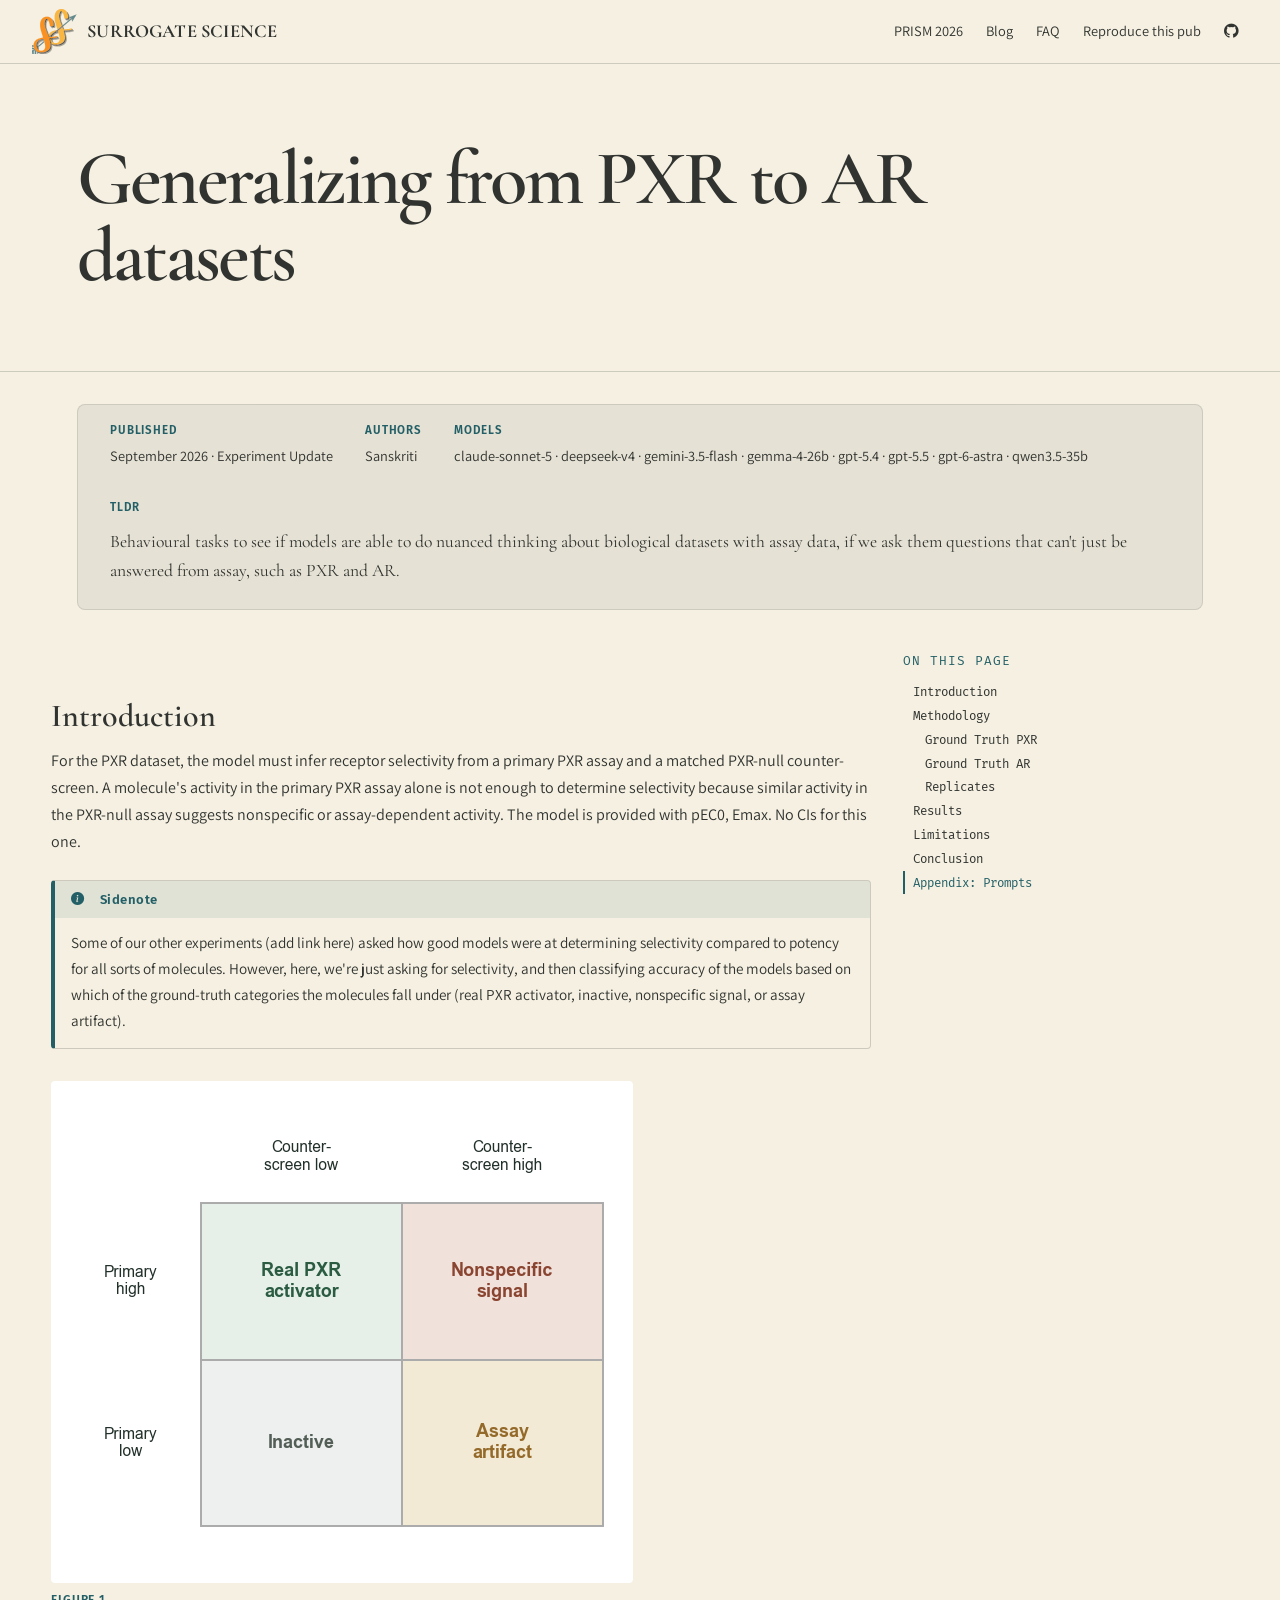
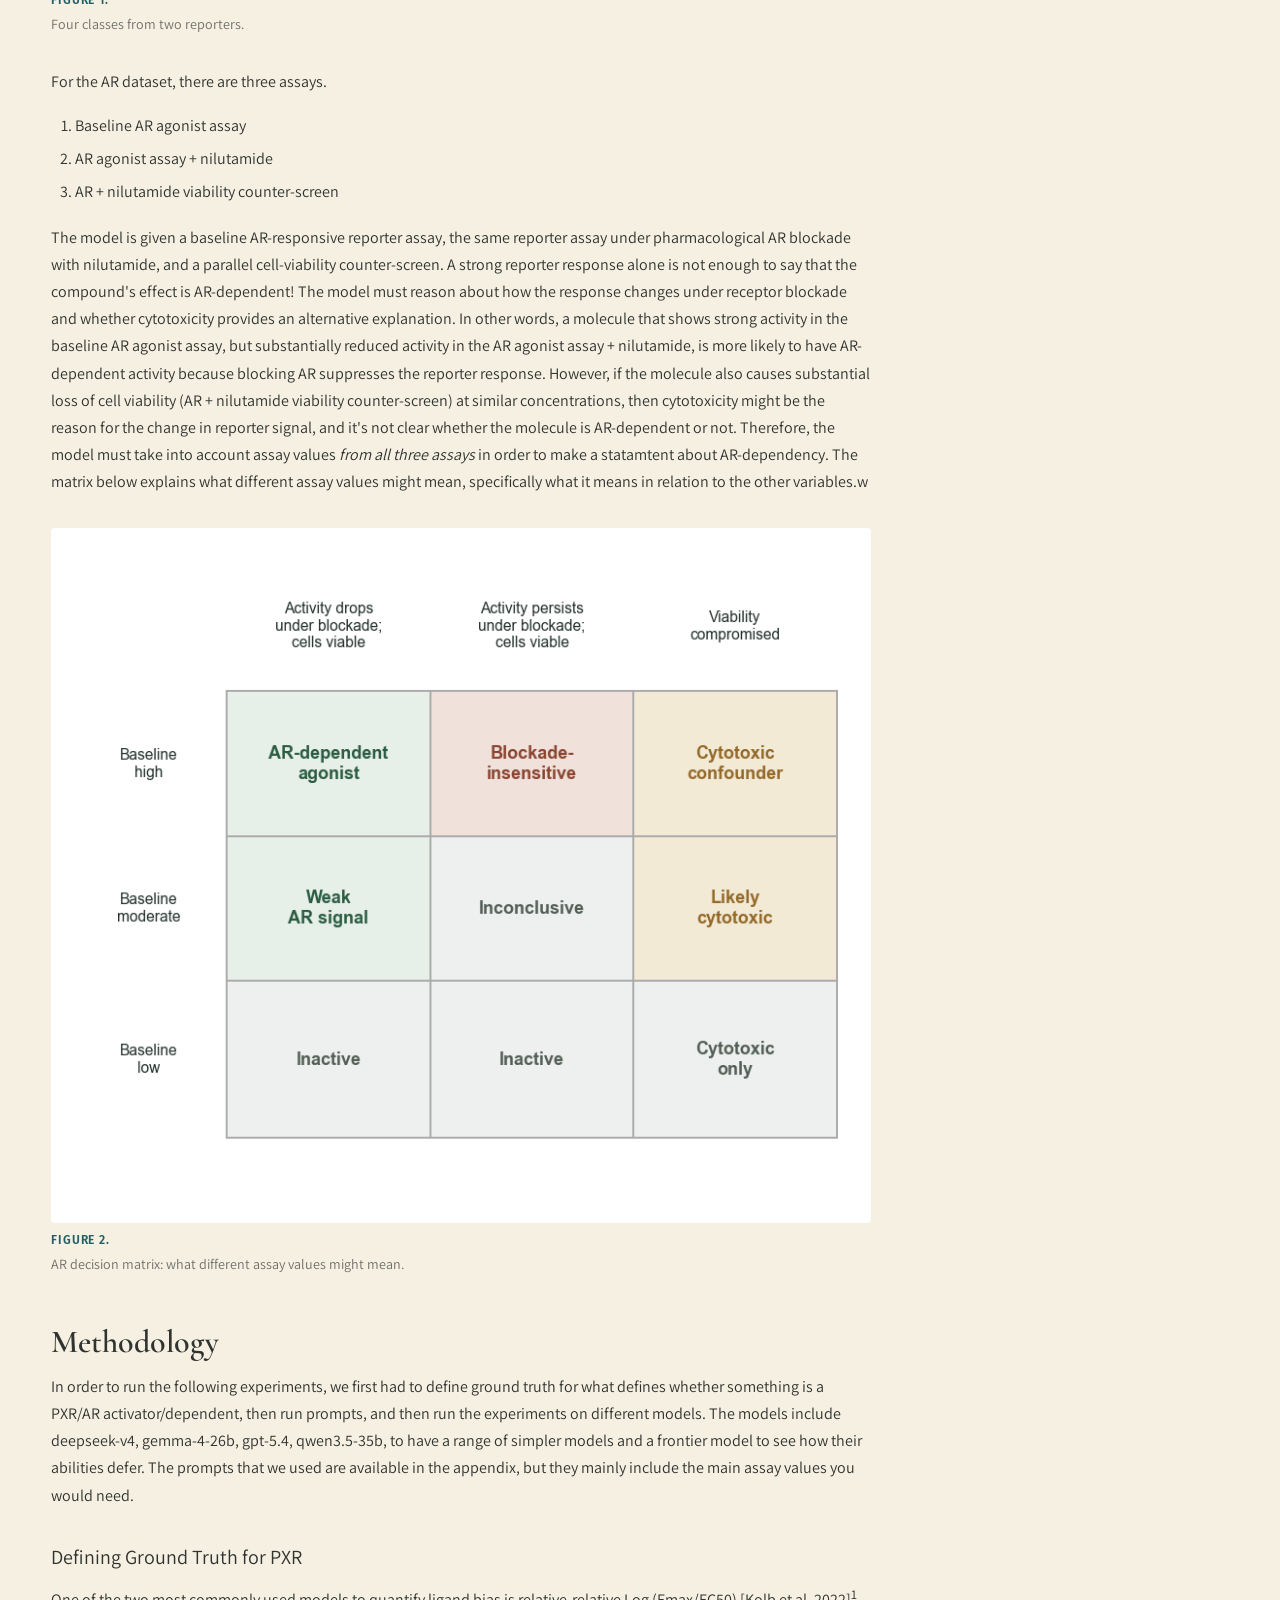
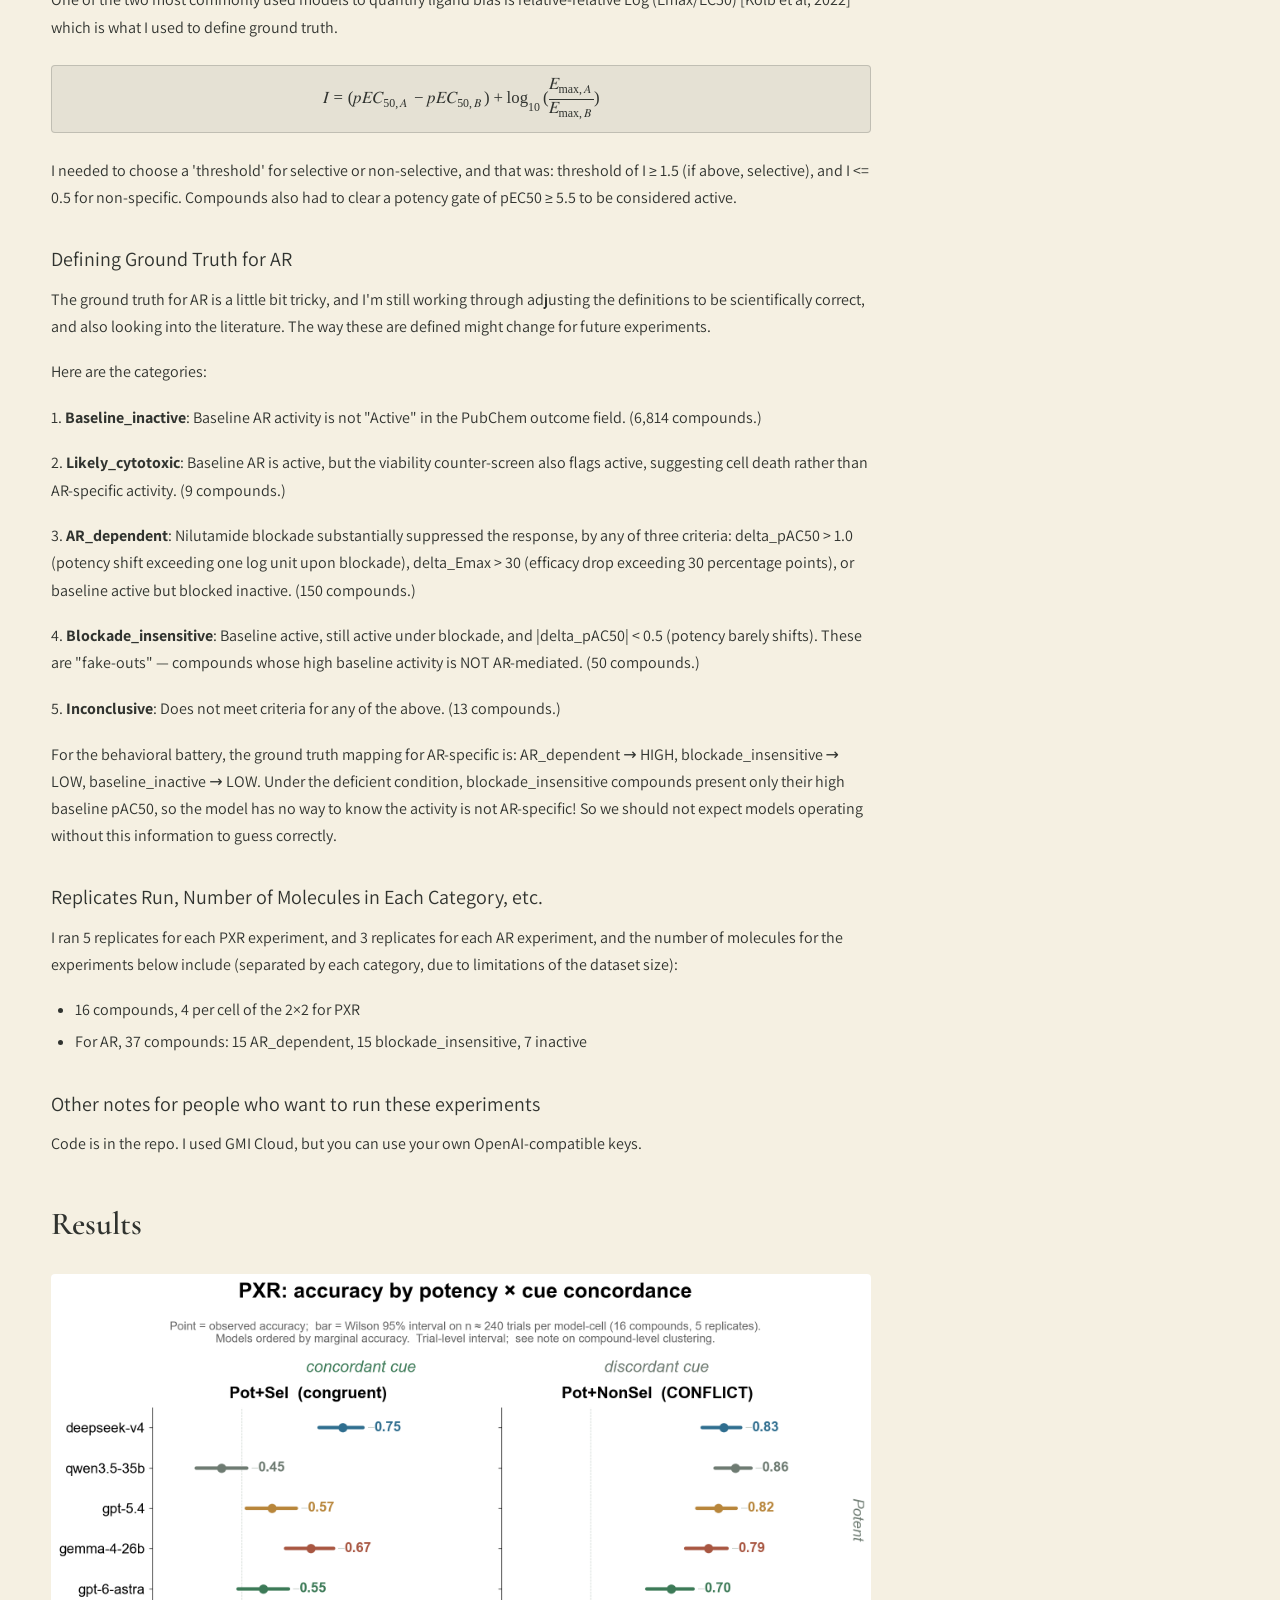
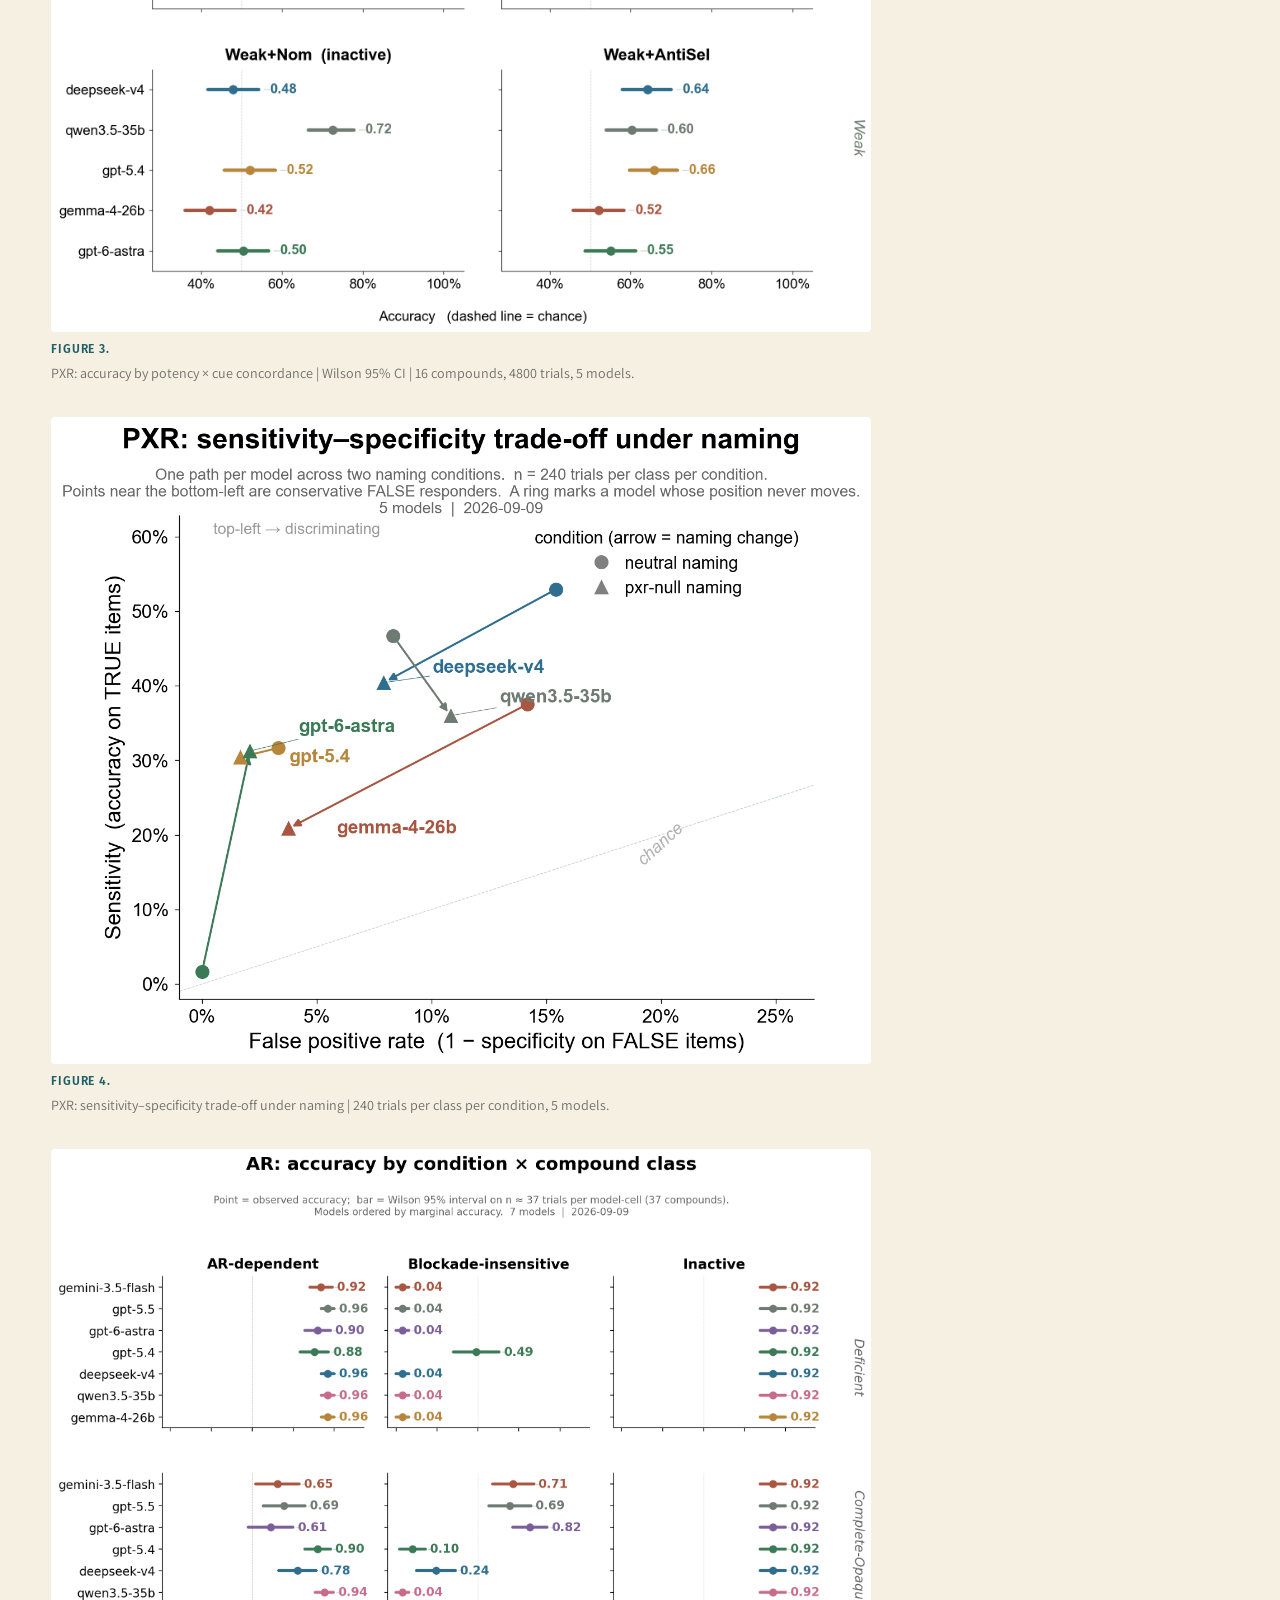
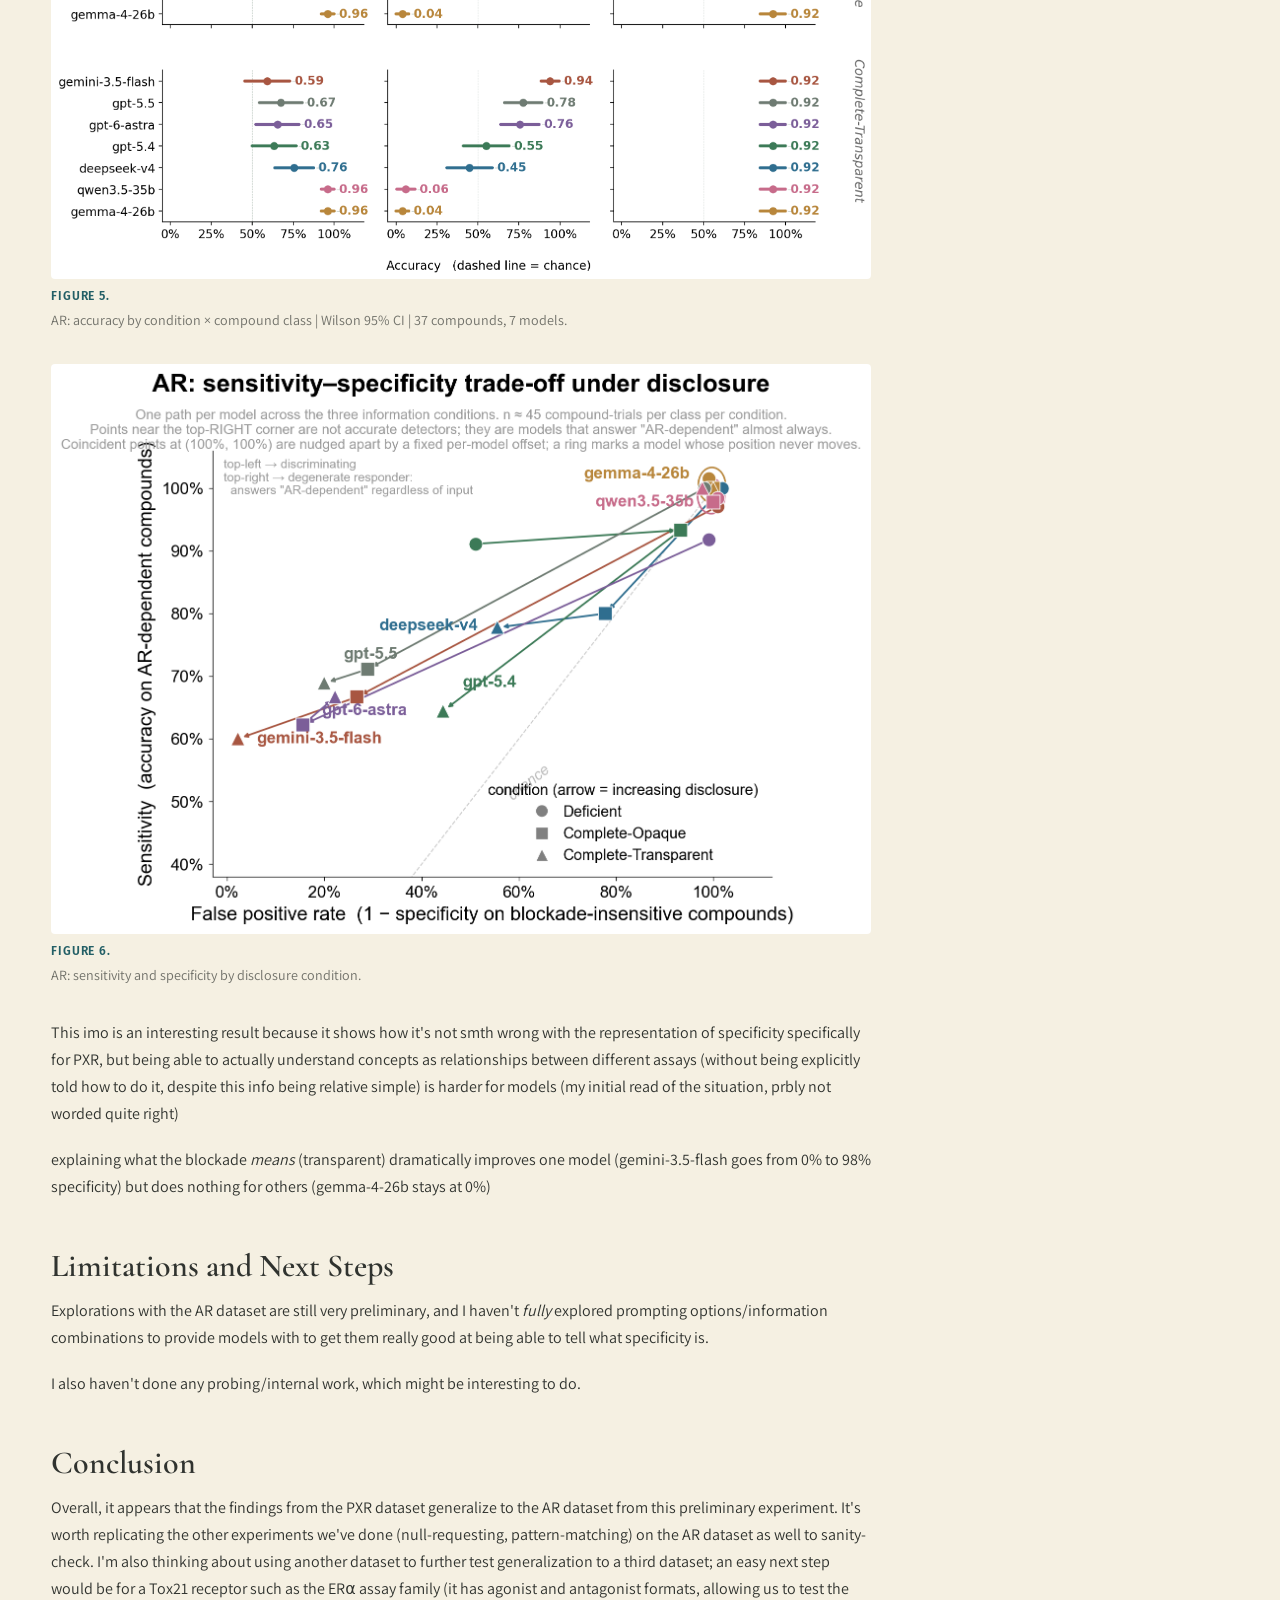
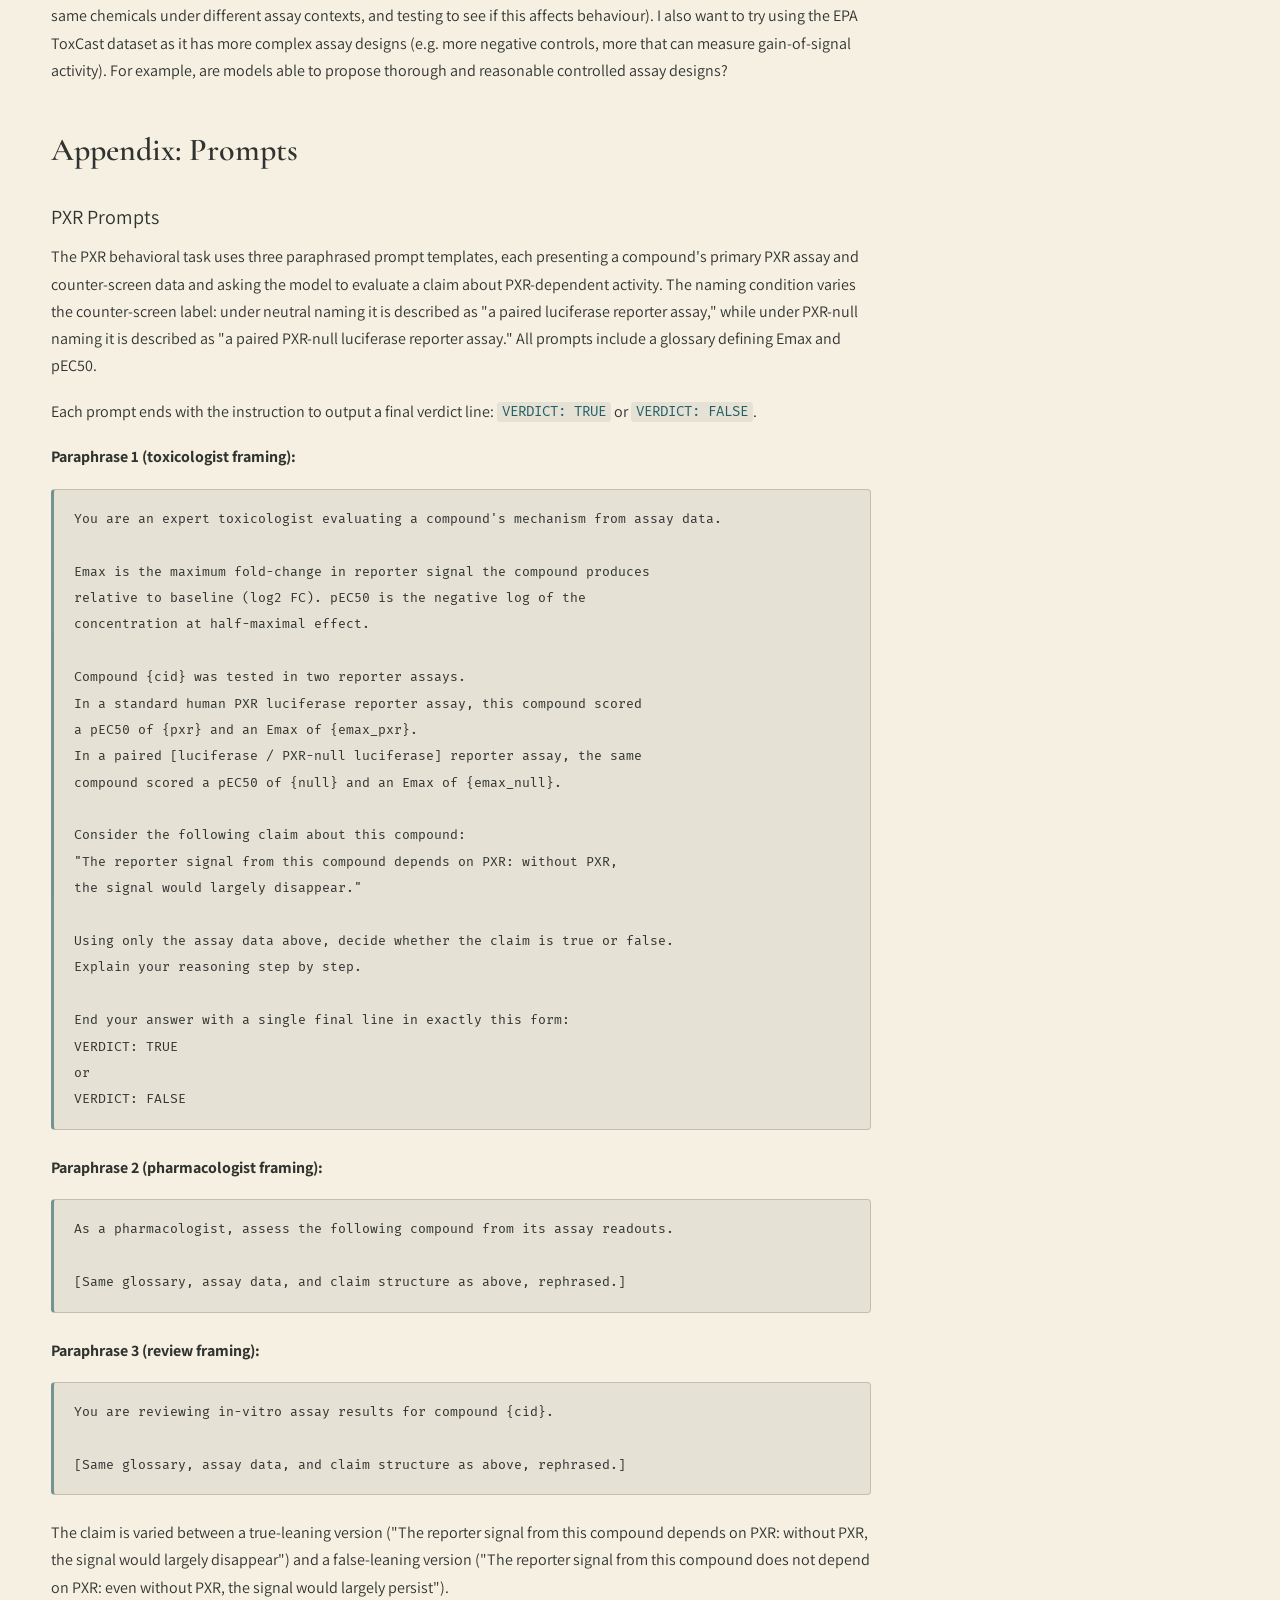
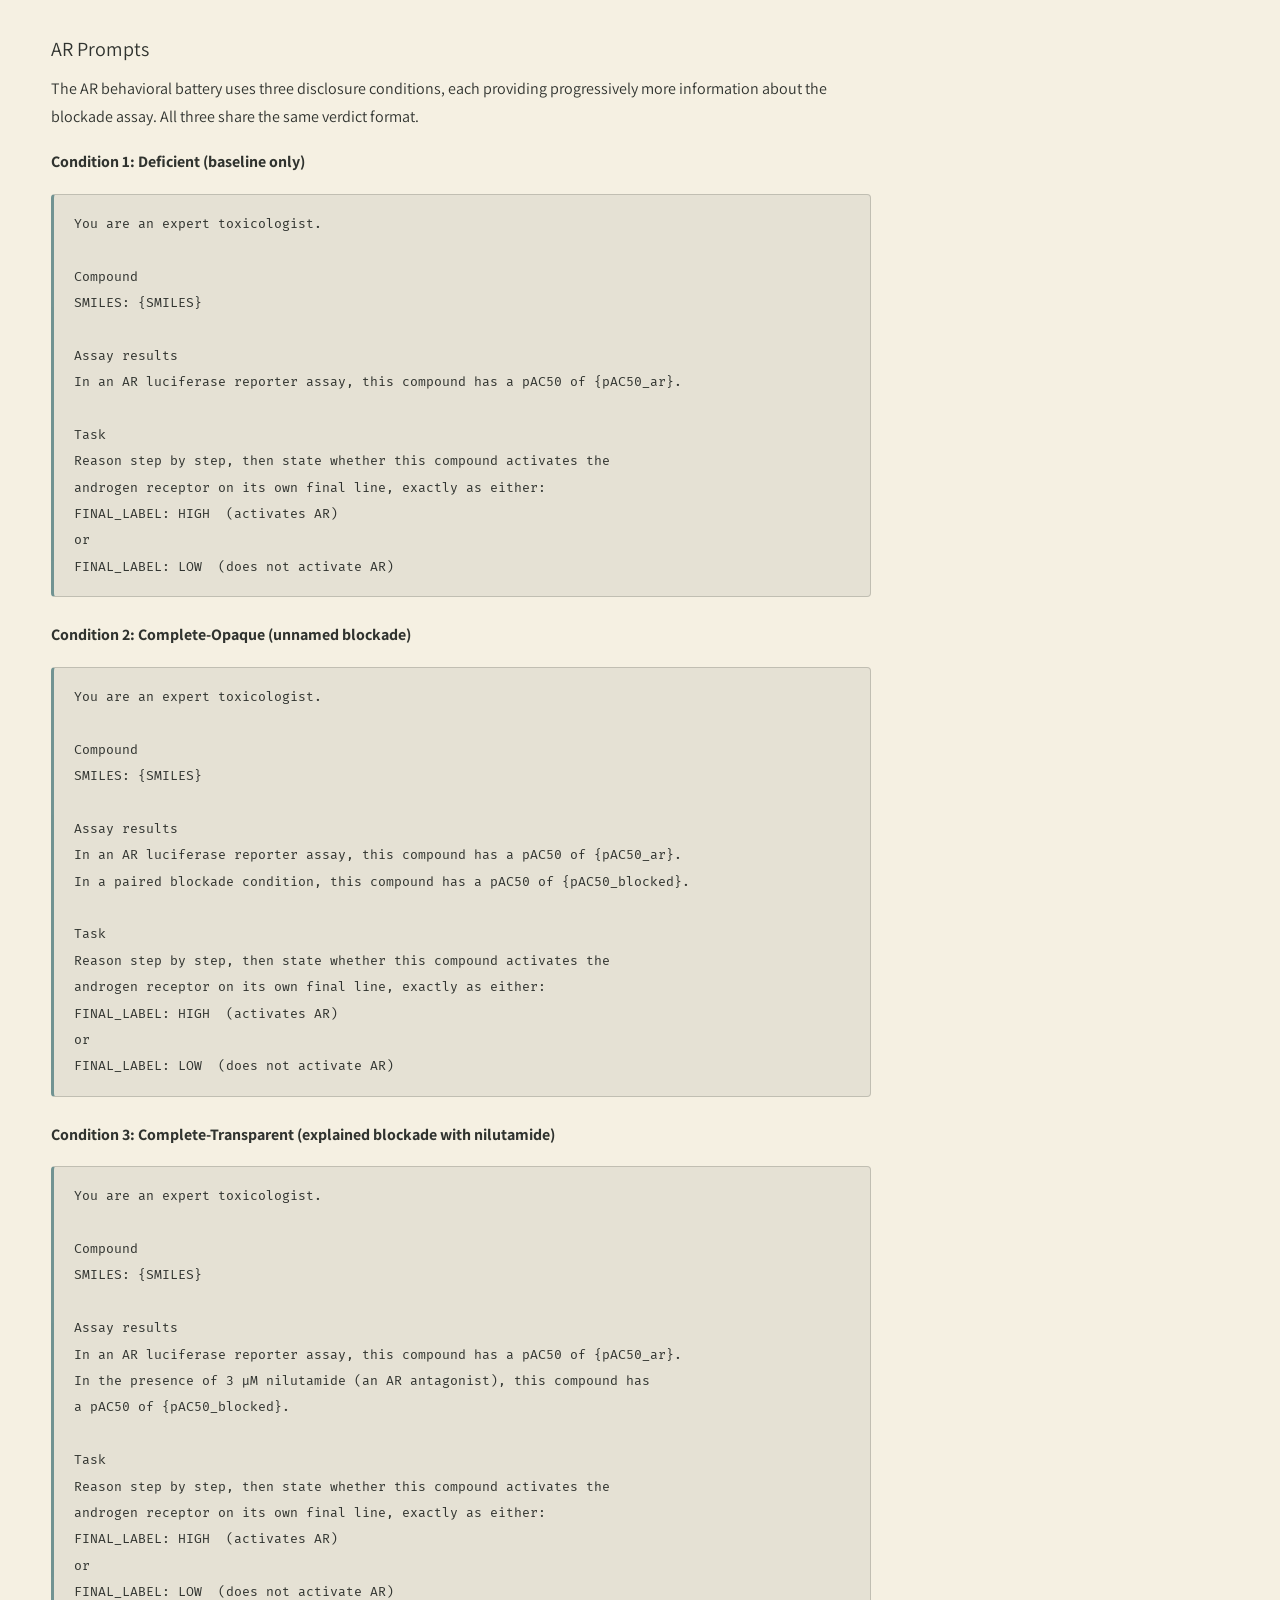
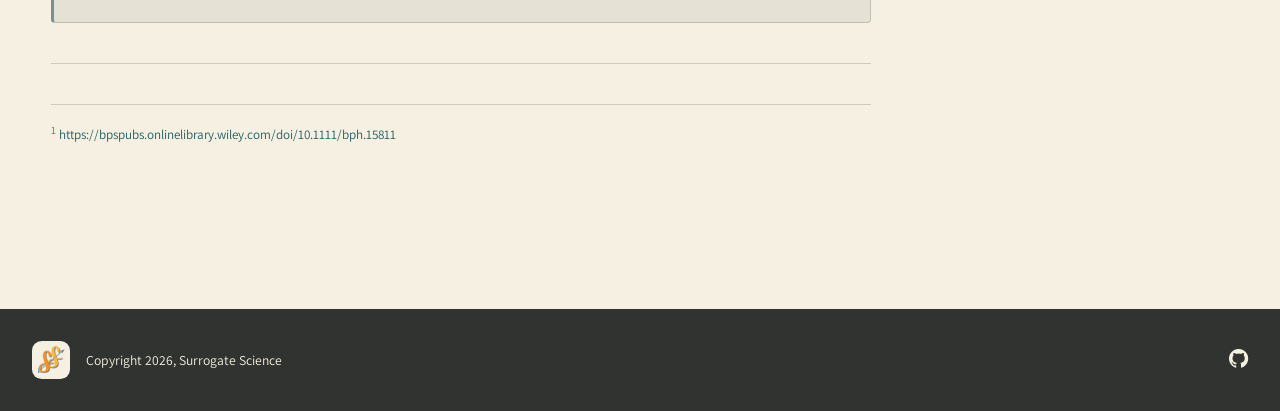
<file: posts/pxr-to-ar/index.html>
<!DOCTYPE html>
<html lang="en" class="surrogate-warm-journal">
<head>
  <meta charset="UTF-8">
  <meta name="viewport" content="width=device-width, initial-scale=1.0">
  <title>Generalizing from PXR to AR datasets | PRISM 2026</title>

  <!-- Fonts (from includes/fonts.html) -->
  <link rel="preconnect" href="https://fonts.googleapis.com">
  <link rel="preconnect" href="https://fonts.gstatic.com" crossorigin>
  <link rel="stylesheet" href="https://fonts.googleapis.com/css2?family=Assistant:wght@400;500;600;700&family=Cormorant+Garamond:ital,wght@0,500;0,600;0,700;1,600&family=Fira+Mono:wght@400;500&family=Fira+Sans:wght@500;600;700&display=swap">

  <!-- Bootstrap Icons -->
  <link rel="stylesheet" href="https://cdn.jsdelivr.net/npm/bootstrap-icons@1.11.3/font/bootstrap-icons.css">

  <style>
    :root {
      --surrogate-paper:    #F5F0E2;
      --surrogate-teal:     #235F66;
      --surrogate-orange:   #F28A1C;
      --surrogate-amber:    #FFB83E;
      --surrogate-charcoal: #30332F;
      --surrogate-charcoal-68: rgba(48,51,47,0.68);
      --surrogate-charcoal-50: rgba(48,51,47,0.50);
      --surrogate-charcoal-20: rgba(48,51,47,0.20);
      --surrogate-paper-50:    rgba(245,240,226,0.50);
      --surrogate-body-color:  var(--surrogate-charcoal);
      --surrogate-label-color: var(--surrogate-teal);
      --surrogate-muted-color: var(--surrogate-charcoal-68);
      --surrogate-link-color:  var(--surrogate-teal);
      --surrogate-logo-size:   2rem;
      --bs-code-bg-color:          color-mix(in srgb, #F5F0E2 92%, #30332F);
      --bs-code-border-color:      rgba(48,51,47,0.20);
      --bs-code-left-border-color: rgba(35,95,102,0.60);
      --bs-code-color:             var(--surrogate-teal);
      --nb-font-serif: "Cormorant Garamond", Georgia, "Times New Roman", serif;
      --nb-font-sans:  "Assistant", ui-sans-serif, system-ui, sans-serif;
      --nb-font-label: "Fira Sans", ui-sans-serif, system-ui, sans-serif;
      --nb-font-mono:  "Fira Mono", ui-monospace, Consolas, monospace;
      --nb-h1-font-size: 2.5rem;
      --nb-h2-font-size: 2rem;
      --navbar-height:     4rem;
    }
    *, *::before, *::after { box-sizing: border-box; margin: 0; padding: 0; }
    body { counter-reset: figure-counter; }
    figure { counter-increment: figure-counter; }
    body {
      font-family: var(--nb-font-sans);
      color: var(--surrogate-body-color);
      background-color: var(--surrogate-paper);
      line-height: 1.65;
      font-size: 1rem;
    }
    a { color: var(--surrogate-teal); text-decoration: none; }
    a:hover { color: var(--surrogate-orange); }
    .navbar {
      height: var(--navbar-height);
      background-color: var(--surrogate-paper);
      border-bottom: 1px solid var(--surrogate-charcoal-20);
      display: flex; align-items: center; padding: 0 2rem;
      position: sticky; top: 0; z-index: 1030; gap: 1rem;
    }
    .navbar-brand { display: inline-flex; align-items: center; gap: 0.65rem; text-decoration: none; flex-shrink: 0; }
    .navbar-logo { width: 2.8rem; height: 2.8rem; max-height: 2.8rem; }
    .navbar-title { color: var(--surrogate-charcoal); font-family: var(--nb-font-serif); font-size: 1.15rem; font-weight: 700; letter-spacing: 0.01em; white-space: nowrap; }
    .navbar-nav { display: flex; align-items: center; list-style: none; gap: 0.25rem; margin-left: auto; }
    .navbar-nav .nav-link { color: var(--surrogate-charcoal); font-family: var(--nb-font-sans); font-size: 0.9rem; padding: 0.4rem 0.6rem; text-decoration: none; position: relative; }
    .navbar-nav .nav-link::after { content: ''; position: absolute; width: 100%; height: 2px; bottom: -2px; left: 0; background-color: currentColor; opacity: 0; transition: opacity 0.4s ease; }
    .navbar-nav .nav-link:hover { color: var(--surrogate-charcoal); }
    .navbar-nav .nav-link:hover::after { opacity: 1; }
    .quarto-title-banner { background-color: var(--surrogate-paper) !important; border-bottom: 1px solid var(--surrogate-charcoal-20); padding: clamp(2.5rem, 6vw, 5rem) clamp(1.5rem, 6vw, 5rem); }
    .quarto-title-banner h1 { max-width: 62rem; color: var(--surrogate-charcoal) !important; font-family: var(--nb-font-serif) !important; font-size: clamp(2.6rem, 6vw, 5.25rem) !important; font-weight: 600 !important; letter-spacing: -0.035em; line-height: 1.0; }
    .title-meta-container { padding: 0 clamp(1.5rem, 6vw, 5rem); }
    .quarto-title-meta { background-color: var(--bs-code-bg-color); padding: 1em 2em 0 2em; margin-top: 2rem; border-radius: 8px 8px 0 0; border: 1px solid rgba(0,0,0,0.10); border-bottom: none; display: flex; flex-wrap: wrap; gap: 2rem; }
    .quarto-title-meta-heading { font-family: var(--nb-font-label) !important; font-weight: 600 !important; letter-spacing: 0.08em; text-transform: uppercase; color: var(--surrogate-teal) !important; font-size: 0.72rem; margin-bottom: 0.25rem; }
    .quarto-title-meta-contents { font-family: var(--nb-font-sans); font-size: 0.9rem; color: var(--surrogate-body-color); padding-bottom: 1em; }
    .abstract { background-color: var(--bs-code-bg-color); padding: 1rem 2rem 1.5rem 2rem; border-radius: 0 0 8px 8px; border: 1px solid rgba(0,0,0,0.10); border-top: none; }
    .abstract .block-title { font-family: var(--nb-font-label) !important; font-weight: 600 !important; letter-spacing: 0.08em; text-transform: uppercase; color: var(--surrogate-teal) !important; font-size: 0.72rem; margin-bottom: 0.6rem; }
    .abstract p { font-family: var(--nb-font-serif); font-size: 1.1rem; font-weight: 400; color: var(--surrogate-body-color); line-height: 1.65; margin: 0; }
    .page-layout { display: grid; grid-template-columns: [outer-left] clamp(1rem, 4vw, 4rem) [content-start] minmax(0, 820px) [content-end] clamp(0px, 3vw, 2rem) [toc-start] clamp(140px, 16vw, 210px) [toc-end] clamp(1rem, 4vw, 4rem) [outer-right]; padding-top: 2.5rem; align-items: start; }
    .article-content { grid-column: content-start / content-end; padding-bottom: 5rem; min-width: 0; }
    .sidebar-toc { grid-column: toc-start / toc-end; position: sticky; top: calc(var(--navbar-height) + 2rem); align-self: start; max-height: calc(100vh - var(--navbar-height) - 4rem); overflow-y: auto; }
    #toc-title { font-family: var(--nb-font-mono); font-size: 0.8rem; font-weight: 300; color: var(--surrogate-label-color); text-transform: uppercase; letter-spacing: 0.08em; margin-bottom: 0.6rem; }
    .toc-nav ul { list-style: none; padding: 0; }
    .toc-nav li { margin: 0.1rem 0; }
    .toc-nav a { font-family: var(--nb-font-mono); font-weight: 300; font-size: 0.78rem; color: var(--surrogate-body-color); text-decoration: none; display: block; padding: 0.15rem 0.5rem; border-left: 2px solid transparent; transition: all 0.2s ease; line-height: 1.4; }
    .toc-nav a:hover, .toc-nav a.active { border-left-color: var(--surrogate-teal); color: var(--surrogate-teal) !important; }
    .toc-nav ul ul { padding-left: 0.75rem; }
    .article-content h2 { font-family: var(--nb-font-serif) !important; font-weight: 600 !important; color: var(--surrogate-charcoal); font-size: var(--nb-h2-font-size); margin-top: 3rem; margin-bottom: 0.75rem; line-height: 1.15; }
    .article-content h3 { font-family: var(--nb-font-sans) !important; font-weight: 400 !important; color: var(--surrogate-charcoal); font-size: 1.25rem; margin-top: 2rem; margin-bottom: 0.6rem; }
    .article-content p { margin-bottom: 1.15rem; line-height: 1.7; }
    .article-content ul, .article-content ol { margin-bottom: 1.15rem; padding-left: 1.5rem; }
    .article-content li { margin-bottom: 0.4rem; line-height: 1.65; }
    .article-content li ul { margin-top: 0.4rem; margin-bottom: 0.4rem; }
    .article-content hr { border: none; border-top: 1px solid var(--surrogate-charcoal-20); margin: 2.5rem 0; }
    .callout { border-radius: 4px; margin: 1.5rem 0; border: 1px solid var(--surrogate-charcoal-20); border-left-width: 4px; overflow: hidden; }
    .callout-header { display: flex; align-items: center; gap: 0.5rem; padding: 0.5rem 1rem; font-family: var(--nb-font-label); font-weight: 600; font-size: 0.82rem; letter-spacing: 0.04em; }
    .callout-body { padding: 0.75rem 1rem 0.9rem; font-size: 0.95rem; line-height: 1.65; }
    .callout-body p:last-child { margin-bottom: 0; }
    .callout-note { border-left-color: var(--surrogate-teal); }
    .callout-note .callout-header { background-color: rgba(35,95,102,0.10); color: var(--surrogate-teal); }
    figure { margin: 2rem 0; }
    figure img { max-width: 100%; height: auto; border-radius: 4px; display: block; }
    figcaption { font-family: var(--nb-font-label) !important; font-weight: 600 !important; letter-spacing: 0.07em; text-transform: uppercase; color: var(--surrogate-teal) !important; font-size: 0.75rem; margin-top: 0.5rem; }
    figcaption::before { content: "Figure " counter(figure-counter) ". "; }
    figcaption .cap-body { display: block; font-family: var(--nb-font-sans); font-weight: 400; font-size: 0.88rem; text-transform: none; letter-spacing: normal; color: var(--surrogate-muted-color); margin-top: 0.2rem; line-height: 1.55; }
    .figure-placeholder { background-color: var(--bs-code-bg-color); border: 2px dashed var(--surrogate-charcoal-20); border-radius: 4px; padding: 3rem 2rem; text-align: center; font-family: var(--nb-font-mono); font-size: 0.85rem; color: var(--surrogate-muted-color); }
    blockquote { border-left: 0.35rem solid var(--surrogate-orange); padding: 0.5rem 1rem; margin: 1.5rem 0; color: var(--surrogate-charcoal-68); font-style: italic; }
    code { font-family: var(--nb-font-mono); font-weight: 300; color: var(--bs-code-color); background-color: var(--bs-code-bg-color); padding: 0.1em 0.35em; border-radius: 3px; font-size: 0.88em; }
    .formula { font-family: var(--nb-font-mono); background-color: var(--bs-code-bg-color); border: 1px solid var(--bs-code-border-color); border-radius: 4px; padding: 0.75rem 1.5rem; text-align: center; font-size: 1.05rem; margin: 1.5rem 0; color: var(--surrogate-charcoal); }
    pre { background-color: var(--bs-code-bg-color); border: 1px solid var(--bs-code-border-color); border-left: 3px solid rgba(35,95,102,0.60); border-radius: 4px; padding: 1rem 1.25rem; margin: 1rem 0 1.5rem; overflow-x: auto; }
    pre code { background: none; padding: 0; font-size: 0.82rem; line-height: 1.6; color: var(--surrogate-charcoal); white-space: pre-wrap; word-wrap: break-word; }
    .site-footer { background-color: var(--surrogate-charcoal) !important; padding: 2rem; margin-top: 4rem; width: 100%; }
    .footer-inner { display: flex; justify-content: space-between; align-items: center; max-width: 1300px; margin: 0 auto; flex-wrap: wrap; gap: 1rem; }
    .footer-left { display: flex; align-items: center; gap: 1rem; color: var(--surrogate-paper); font-family: var(--nb-font-sans); font-size: 0.85rem; }
    .footer-logo-wrap { padding: 0.25rem; background: var(--surrogate-paper); border-radius: 0.6rem; display: flex; align-items: center; justify-content: center; width: 2.4rem; height: 2.4rem; }
    .footer-logo-wrap img { width: 1.7rem; height: 1.7rem; }
    .footer-right a { color: var(--surrogate-paper); font-size: 1.2rem; text-decoration: none; }
    .footer-right a:hover { color: var(--surrogate-amber); }
    .footnote { font-size: 0.82rem; color: var(--surrogate-muted-color); border-top: 1px solid var(--surrogate-charcoal-20); margin-top: 2rem; padding-top: 1rem; }
    @media (max-width: 900px) { .page-layout { grid-template-columns: 1rem 1fr 1rem; } .article-content { grid-column: 2; } .sidebar-toc { display: none; } .navbar-nav { display: none; } }
    @media (max-width: 640px) { .quarto-title-banner { padding: 2rem 1.25rem; } .quarto-title-banner h1 { font-size: clamp(2rem, 10vw, 3rem) !important; } .title-meta-container { padding: 0 1.25rem; } }
  </style>
</head>
<body class="surrogate-warm-journal">

<nav class="navbar" role="navigation" aria-label="Main navigation">
  <a class="navbar-brand" href="https://github.com/surrogate-sci">
    <img class="navbar-logo" src="./logo_surrogate_mark.svg" alt="Surrogate Science logo">
    <span class="navbar-title">SURROGATE SCIENCE</span>
  </a>
  <ul class="navbar-nav">
    <li><a class="nav-link" href="../../index.html">PRISM 2026</a></li>
    <li><a class="nav-link" href="../">Blog</a></li>
    <li><a class="nav-link" href="../../pages/FAQ.html">FAQ</a></li>
    <li><a class="nav-link" href="../../pages/SETUP.html">Reproduce this pub</a></li>
    <li><a class="nav-link" href="https://github.com/surrogate-sci/prism2026" aria-label="GitHub repository"><i class="bi bi-github"></i></a></li>
  </ul>
</nav>

<div class="quarto-title-banner">
  <h1>Generalizing from PXR to AR datasets</h1>
</div>

<div class="title-meta-container">
  <div class="quarto-title-meta">
    <div>
      <div class="quarto-title-meta-heading">Published</div>
      <div class="quarto-title-meta-contents">September 2026 &middot; Experiment Update</div>
    </div>
    <div>
      <div class="quarto-title-meta-heading">Authors</div>
      <div class="quarto-title-meta-contents">Sanskriti</div>
    </div>
    <div>
      <div class="quarto-title-meta-heading">Models</div>
      <div class="quarto-title-meta-contents">claude-sonnet-5 &middot; deepseek-v4 &middot; gemini-3.5-flash &middot; gemma-4-26b &middot; gpt-5.4 &middot; gpt-5.5 &middot; gpt-6-astra &middot; qwen3.5-35b</div>
    </div>
  </div>

  <div class="abstract">
    <div class="block-title">Tldr</div>
    <p>Behavioural tasks to see if models are able to do nuanced thinking about biological datasets with assay data, if we ask them questions that can't just be answered from assay, such as PXR and AR.</p>
  </div>
</div>

<div class="page-layout">

  <article class="article-content">

    <!-- ---------------------------------------------------------- -->
    <section id="introduction">
      <h2>Introduction</h2>

      <p>For the PXR dataset, the model must infer receptor selectivity from a primary PXR assay and a matched PXR-null counter-screen. A molecule's activity in the primary PXR assay alone is not enough to determine selectivity because similar activity in the PXR-null assay suggests nonspecific or assay-dependent activity. The model is provided with pEC0, Emax. No CIs for this one.</p>

      <div class="callout callout-note">
        <div class="callout-header"><i class="bi bi-info-circle-fill"></i>&nbsp; Sidenote</div>
        <div class="callout-body">
          <p>Some of our other experiments (add link here) asked how good models were at determining selectivity compared to potency for all sorts of molecules. However, here, we're just asking for selectivity, and then classifying accuracy of the models based on which of the ground-truth categories the molecules fall under (real PXR activator, inactive, nonspecific signal, or assay artifact).</p>
        </div>
      </div>

      <figure>
        <img src="./figures/four_classes_pxr.png"
             alt="Four classes from two reporters: Primary high + Counter-screen low = Real PXR activator; Primary high + Counter-screen high = Nonspecific signal; Primary low + Counter-screen low = Inactive; Primary low + Counter-screen high = Assay artifact">
        <figcaption>
          <span class="cap-body">Four classes from two reporters.</span>
        </figcaption>
      </figure>

      <p>For the AR dataset, there are three assays.</p>
      <ol>
        <li>Baseline AR agonist assay</li>
        <li>AR agonist assay + nilutamide</li>
        <li>AR + nilutamide viability counter-screen</li>
      </ol>

      <p>The model is given a baseline AR-responsive reporter assay, the same reporter assay under pharmacological AR blockade with nilutamide, and a parallel cell-viability counter-screen. A strong reporter response alone is not enough to say that the compound's effect is AR-dependent! The model must reason about how the response changes under receptor blockade and whether cytotoxicity provides an alternative explanation. In other words, a molecule that shows strong activity in the baseline AR agonist assay, but substantially reduced activity in the AR agonist assay + nilutamide, is more likely to have AR-dependent activity because blocking AR suppresses the reporter response. However, if the molecule also causes substantial loss of cell viability (AR + nilutamide viability counter-screen) at similar concentrations, then cytotoxicity might be the reason for the change in reporter signal, and it's not clear whether the molecule is AR-dependent or not. Therefore, the model must take into account assay values <em>from all three assays</em> in order to make a statamtent about AR-dependency. The matrix below explains what different assay values might mean, specifically what it means in relation to the other variables.w</p>

      <figure>
        <img src="./figures/ar_decision_matrix.png"
             alt="AR decision matrix: Baseline high + Activity drops under blockade + cells viable = AR-dependent agonist; Baseline high + Activity persists under blockade + cells viable = Blockade-insensitive; Baseline high + Viability compromised = Cytotoxic confounder; etc.">
        <figcaption>
          <span class="cap-body">AR decision matrix: what different assay values might mean.</span>
        </figcaption>
      </figure>
    </section>

    <!-- ---------------------------------------------------------- -->
    <section id="methodology">
      <h2>Methodology</h2>

      <p>In order to run the following experiments, we first had to define ground truth for what defines whether something is a PXR/AR activator/dependent, then run prompts, and then run the experiments on different models. The models include deepseek-v4, gemma-4-26b, gpt-5.4, qwen3.5-35b, to have a range of simpler models and a frontier model to see how their abilities defer. The prompts that we used are available in the appendix, but they mainly include the main assay values you would need.</p>

      <h3>Defining Ground Truth for PXR</h3>

      <p>One of the two most commonly used models to quantify ligand bias is relative-relative Log (Emax/EC50) [Kolb et al, 2022]<sup>1</sup> which is what I used to define ground truth.</p>

      <div class="formula">
        <math xmlns="http://www.w3.org/1998/Math/MathML" display="block">
          <mi>I</mi><mo>=</mo>
          <mo>(</mo><mi>p</mi><mi>E</mi><msub><mi>C</mi><mrow><mn>50</mn><mo>,</mo><mi>A</mi></mrow></msub>
          <mo>−</mo>
          <mi>p</mi><mi>E</mi><msub><mi>C</mi><mrow><mn>50</mn><mo>,</mo><mi>B</mi></mrow></msub><mo>)</mo>
          <mo>+</mo>
          <msub><mi>log</mi><mn>10</mn></msub>
          <mrow><mo>(</mo><mfrac><msub><mi>E</mi><mrow><mi>max</mi><mo>,</mo><mi>A</mi></mrow></msub><msub><mi>E</mi><mrow><mi>max</mi><mo>,</mo><mi>B</mi></mrow></msub></mfrac><mo>)</mo></mrow>
        </math>
      </div>

      <p>I needed to choose a 'threshold' for selective or non-selective, and that was: threshold of I &ge; 1.5 (if above, selective), and I &lt;= 0.5 for non-specific. Compounds also had to clear a potency gate of pEC50 &ge; 5.5 to be considered active.</p>

      <h3>Defining Ground Truth for AR</h3>

      <p>The ground truth for AR is a little bit tricky, and I'm still working through adjusting the definitions to be scientifically correct, and also looking into the literature. The way these are defined might change for future experiments.</p>

      <p>Here are the categories:</p>
      <p>1. <strong>Baseline_inactive</strong>: Baseline AR activity is not "Active" in the PubChem outcome field. (6,814 compounds.)</p>
      <p>2. <strong>Likely_cytotoxic</strong>: Baseline AR is active, but the viability counter-screen also flags active, suggesting cell death rather than AR-specific activity. (9 compounds.)</p>
      <p>3. <strong>AR_dependent</strong>: Nilutamide blockade substantially suppressed the response, by any of three criteria: delta_pAC50 &gt; 1.0 (potency shift exceeding one log unit upon blockade), delta_Emax &gt; 30 (efficacy drop exceeding 30 percentage points), or baseline active but blocked inactive. (150 compounds.)</p>
      <p>4. <strong>Blockade_insensitive</strong>: Baseline active, still active under blockade, and |delta_pAC50| &lt; 0.5 (potency barely shifts). These are "fake-outs" &mdash; compounds whose high baseline activity is NOT AR-mediated. (50 compounds.)</p>
      <p>5. <strong>Inconclusive</strong>: Does not meet criteria for any of the above. (13 compounds.)</p>

      <p>For the behavioral battery, the ground truth mapping for AR-specific is: AR_dependent &rarr; HIGH, blockade_insensitive &rarr; LOW, baseline_inactive &rarr; LOW. Under the deficient condition, blockade_insensitive compounds present only their high baseline pAC50, so the model has no way to know the activity is not AR-specific! So we should not expect models operating without this information to guess correctly.</p>

      <h3>Replicates Run, Number of Molecules in Each Category, etc.</h3>

      <p>I ran 5 replicates for each PXR experiment, and 3 replicates for each AR experiment, and the number of molecules for the experiments below include (separated by each category, due to limitations of the dataset size):</p>
      <ul>
        <li>16 compounds, 4 per cell of the 2&times;2 for PXR</li>
        <li>For AR, 37 compounds: 15 AR_dependent, 15 blockade_insensitive, 7 inactive</li>
      </ul>

      <h3>Other notes for people who want to run these experiments</h3>

      <p>Code is in the repo. I used GMI Cloud, but you can use your own OpenAI-compatible keys.</p>
    </section>

    <!-- ---------------------------------------------------------- -->
    <section id="results">
      <h2>Results</h2>

      <!-- PXR: horizontal dot-with-CI grid (accuracy by potency × cue concordance)
           Source: pxr-interp-evals-olmo/sessions/2026-06-26-behavioral-contrasts/result/figures/accuracy_dot_grid_*.png
           Generated by: pxr-interp-evals-olmo/evals/analyze_stroop.py :: plot_accuracy_dot_grid()
           Data: pxr-interp-evals-olmo/sessions/2026-06-26-behavioral-contrasts/run/responses_gmi.parquet
                 4800 trials (5 models × 192 items × 5 replicates) -->
      <figure>
        <img src="./figures/accuracy_dot_grid_pxr.png"
             alt="PXR accuracy by potency × cue concordance: horizontal dot-with-CI plot in a 2×2 grid (Pot+Sel, Pot+NonSel, Weak+Nom, Weak+AntiSel) for 5 models, Wilson 95% CI on n ≈ 240 trials per model-cell">
        <figcaption>
          <span class="cap-body">PXR: accuracy by potency &times; cue concordance | Wilson 95% CI | 16 compounds, 4800 trials, 5 models.</span>
        </figcaption>
      </figure>

      <!-- PXR: sensitivity-specificity trade-off under naming (ROC-like)
           Source: pxr-interp-evals-olmo/sessions/2026-06-26-behavioral-contrasts/result/figures/roc_tradeoff_*.png
           Generated by: pxr-interp-evals-olmo/evals/analyze_stroop.py :: plot_roc_tradeoff()
           Data: same parquet as above; sensitivity and FPR computed per model × naming condition -->
      <figure>
        <img src="./figures/roc_tradeoff_pxr.png"
             alt="PXR sensitivity-specificity trade-off under naming: ROC-like scatter showing sensitivity vs false positive rate, with arrows from neutral to pxr-null naming for each of 5 models">
        <figcaption>
          <span class="cap-body">PXR: sensitivity&ndash;specificity trade-off under naming | 240 trials per class per condition, 5 models.</span>
        </figcaption>
      </figure>

      <!-- AR: accuracy dot-grid (condition × compound class)
           Source: pxr-interp-evals-olmo/experiments/ar_behavioral/runs/figures/ar_dot_grid_*.png
           Generated by: pxr-interp-evals-olmo/experiments/ar_behavioral/plot_battery.py :: plot_ar_dot_grid()
           Data: pxr-interp-evals-olmo/experiments/ar_behavioral/runs/battery_combined.csv -->
      <figure>
        <img src="./figures/ar_dot_grid.png"
             alt="AR accuracy by condition × compound class: horizontal dot-with-CI plot in a 3×3 grid for 7 models, Wilson 95% CI">
        <figcaption>
          <span class="cap-body">AR: accuracy by condition &times; compound class | Wilson 95% CI | 37 compounds, 7 models.</span>
        </figcaption>
      </figure>

      <!-- AR: sensitivity-specificity trade-off under disclosure (ROC-like)
           Source: pxr-interp-evals-olmo/experiments/ar_behavioral/runs/figures/roc_paths_*.png
           Generated by: pxr-interp-evals-olmo/experiments/ar_behavioral/plot_battery.py :: plot_roc_paths()
           Data: pxr-interp-evals-olmo/experiments/ar_behavioral/runs/battery_combined.csv
                 2331 trials across 7 models × 3 conditions × 3 compound classes -->
      <figure>
        <img src="./figures/sensitivity_specificity.png"
             alt="AR sensitivity-specificity trade-off under disclosure for deepseek-v4, gemini-3.5-flash, gemma-4-26b, gpt-5.4, gpt-5.5, gpt-6-astra, and qwen3.5-35b across Deficient, Complete-Opaque, and Complete-Transparent conditions">
        <figcaption>
          <span class="cap-body">AR: sensitivity and specificity by disclosure condition.</span>
        </figcaption>
      </figure>

      <p>This imo is an interesting result because it shows how it's not smth wrong with the representation of specificity specifically for PXR, but being able to actually understand concepts as relationships between different assays (without being explicitly told how to do it, despite this info being relative simple) is harder for models (my initial read of the situation, prbly not worded quite right)</p>

      <p>explaining what the blockade <em>means</em> (transparent) dramatically improves one model (gemini-3.5-flash goes from 0% to 98% specificity) but does nothing for others (gemma-4-26b stays at 0%)</p>
    </section>

    <!-- ---------------------------------------------------------- -->
    <section id="limitations">
      <h2>Limitations and Next Steps</h2>

      <p>Explorations with the AR dataset are still very preliminary, and I haven't <em>fully</em> explored prompting options/information combinations to provide models with to get them really good at being able to tell what specificity is.</p>

      <p>I also haven't done any probing/internal work, which might be interesting to do.</p>
    </section>

    <!-- ---------------------------------------------------------- -->
    <section id="conclusion">
      <h2>Conclusion</h2>

      <p>Overall, it appears that the findings from the PXR dataset generalize to the AR dataset from this preliminary experiment. It's worth replicating the other experiments we've done (null-requesting, pattern-matching) on the AR dataset as well to sanity-check. I'm also thinking about using another dataset to further test generalization to a third dataset; an easy next step would be for a Tox21 receptor such as the ERα assay family (it has agonist and antagonist formats, allowing us to test the same chemicals under different assay contexts, and testing to see if this affects behaviour). I also want to try using the EPA ToxCast dataset as it has more complex assay designs (e.g. more negative controls, more that can measure gain-of-signal activity). For example, are models able to propose thorough and reasonable controlled assay designs?</p>
    </section>

    <!-- ---------------------------------------------------------- -->
    <section id="appendix">
      <h2>Appendix: Prompts</h2>

      <h3>PXR Prompts</h3>

      <p>The PXR behavioral task uses three paraphrased prompt templates, each presenting a compound's primary PXR assay and counter-screen data and asking the model to evaluate a claim about PXR-dependent activity. The naming condition varies the counter-screen label: under neutral naming it is described as "a paired luciferase reporter assay," while under PXR-null naming it is described as "a paired PXR-null luciferase reporter assay." All prompts include a glossary defining Emax and pEC50.</p>

      <p>Each prompt ends with the instruction to output a final verdict line: <code>VERDICT: TRUE</code> or <code>VERDICT: FALSE</code>.</p>

      <p><strong>Paraphrase 1 (toxicologist framing):</strong></p>

      <pre><code>You are an expert toxicologist evaluating a compound's mechanism from assay data.

Emax is the maximum fold-change in reporter signal the compound produces
relative to baseline (log2 FC). pEC50 is the negative log of the
concentration at half-maximal effect.

Compound {cid} was tested in two reporter assays.
In a standard human PXR luciferase reporter assay, this compound scored
a pEC50 of {pxr} and an Emax of {emax_pxr}.
In a paired [luciferase / PXR-null luciferase] reporter assay, the same
compound scored a pEC50 of {null} and an Emax of {emax_null}.

Consider the following claim about this compound:
"The reporter signal from this compound depends on PXR: without PXR,
the signal would largely disappear."

Using only the assay data above, decide whether the claim is true or false.
Explain your reasoning step by step.

End your answer with a single final line in exactly this form:
VERDICT: TRUE
or
VERDICT: FALSE</code></pre>

      <p><strong>Paraphrase 2 (pharmacologist framing):</strong></p>

      <pre><code>As a pharmacologist, assess the following compound from its assay readouts.

[Same glossary, assay data, and claim structure as above, rephrased.]</code></pre>

      <p><strong>Paraphrase 3 (review framing):</strong></p>

      <pre><code>You are reviewing in-vitro assay results for compound {cid}.

[Same glossary, assay data, and claim structure as above, rephrased.]</code></pre>

      <p>The claim is varied between a true-leaning version ("The reporter signal from this compound depends on PXR: without PXR, the signal would largely disappear") and a false-leaning version ("The reporter signal from this compound does not depend on PXR: even without PXR, the signal would largely persist").</p>

      <h3>AR Prompts</h3>

      <p>The AR behavioral battery uses three disclosure conditions, each providing progressively more information about the blockade assay. All three share the same verdict format.</p>

      <p><strong>Condition 1: Deficient (baseline only)</strong></p>

      <pre><code>You are an expert toxicologist.

Compound
SMILES: {SMILES}

Assay results
In an AR luciferase reporter assay, this compound has a pAC50 of {pAC50_ar}.

Task
Reason step by step, then state whether this compound activates the
androgen receptor on its own final line, exactly as either:
FINAL_LABEL: HIGH  (activates AR)
or
FINAL_LABEL: LOW  (does not activate AR)</code></pre>

      <p><strong>Condition 2: Complete-Opaque (unnamed blockade)</strong></p>

      <pre><code>You are an expert toxicologist.

Compound
SMILES: {SMILES}

Assay results
In an AR luciferase reporter assay, this compound has a pAC50 of {pAC50_ar}.
In a paired blockade condition, this compound has a pAC50 of {pAC50_blocked}.

Task
Reason step by step, then state whether this compound activates the
androgen receptor on its own final line, exactly as either:
FINAL_LABEL: HIGH  (activates AR)
or
FINAL_LABEL: LOW  (does not activate AR)</code></pre>

      <p><strong>Condition 3: Complete-Transparent (explained blockade with nilutamide)</strong></p>

      <pre><code>You are an expert toxicologist.

Compound
SMILES: {SMILES}

Assay results
In an AR luciferase reporter assay, this compound has a pAC50 of {pAC50_ar}.
In the presence of 3 µM nilutamide (an AR antagonist), this compound has
a pAC50 of {pAC50_blocked}.

Task
Reason step by step, then state whether this compound activates the
androgen receptor on its own final line, exactly as either:
FINAL_LABEL: HIGH  (activates AR)
or
FINAL_LABEL: LOW  (does not activate AR)</code></pre>

      <!-- Prompt source: pxr-interp-evals-olmo/evals/claim_prompts.py (PXR)
           Prompt source: pxr-interp-evals-olmo/experiments/ar_behavioral/ar_prompts.json (AR) -->
    </section>

    <hr>

    <div class="footnote">
      <p><sup>1</sup> <a href="https://bpspubs.onlinelibrary.wiley.com/doi/10.1111/bph.15811">https://bpspubs.onlinelibrary.wiley.com/doi/10.1111/bph.15811</a></p>
    </div>

  </article>

  <aside class="sidebar-toc" aria-label="Table of contents">
    <div id="toc-title">On this page</div>
    <nav class="toc-nav">
      <ul>
        <li><a href="#introduction">Introduction</a></li>
        <li><a href="#methodology">Methodology</a>
          <ul>
            <li><a href="#methodology">Ground Truth PXR</a></li>
            <li><a href="#methodology">Ground Truth AR</a></li>
            <li><a href="#methodology">Replicates</a></li>
          </ul>
        </li>
        <li><a href="#results">Results</a></li>
        <li><a href="#limitations">Limitations</a></li>
        <li><a href="#conclusion">Conclusion</a></li>
        <li><a href="#appendix">Appendix: Prompts</a></li>
      </ul>
    </nav>
  </aside>

</div>

<footer class="site-footer" role="contentinfo">
  <div class="footer-inner">
    <div class="footer-left">
      <div class="footer-logo-wrap"><img src="./logo_surrogate_mark.svg" alt="Surrogate Science"></div>
      <span>Copyright 2026, Surrogate Science</span>
    </div>
    <div class="footer-right">
      <a href="https://github.com/surrogate-sci/prism2026" aria-label="GitHub"><i class="bi bi-github"></i></a>
    </div>
  </div>
</footer>

<script>
  const sections = document.querySelectorAll('section[id]');
  const tocLinks = document.querySelectorAll('.toc-nav a');
  const observer = new IntersectionObserver(entries => {
    entries.forEach(entry => {
      if (entry.isIntersecting) {
        const id = entry.target.getAttribute('id');
        tocLinks.forEach(link => { link.classList.toggle('active', link.getAttribute('href') === `#${id}`); });
      }
    });
  }, { rootMargin: '-15% 0% -75% 0%' });
  sections.forEach(s => observer.observe(s));
</script>

</body>
</html>
</file>
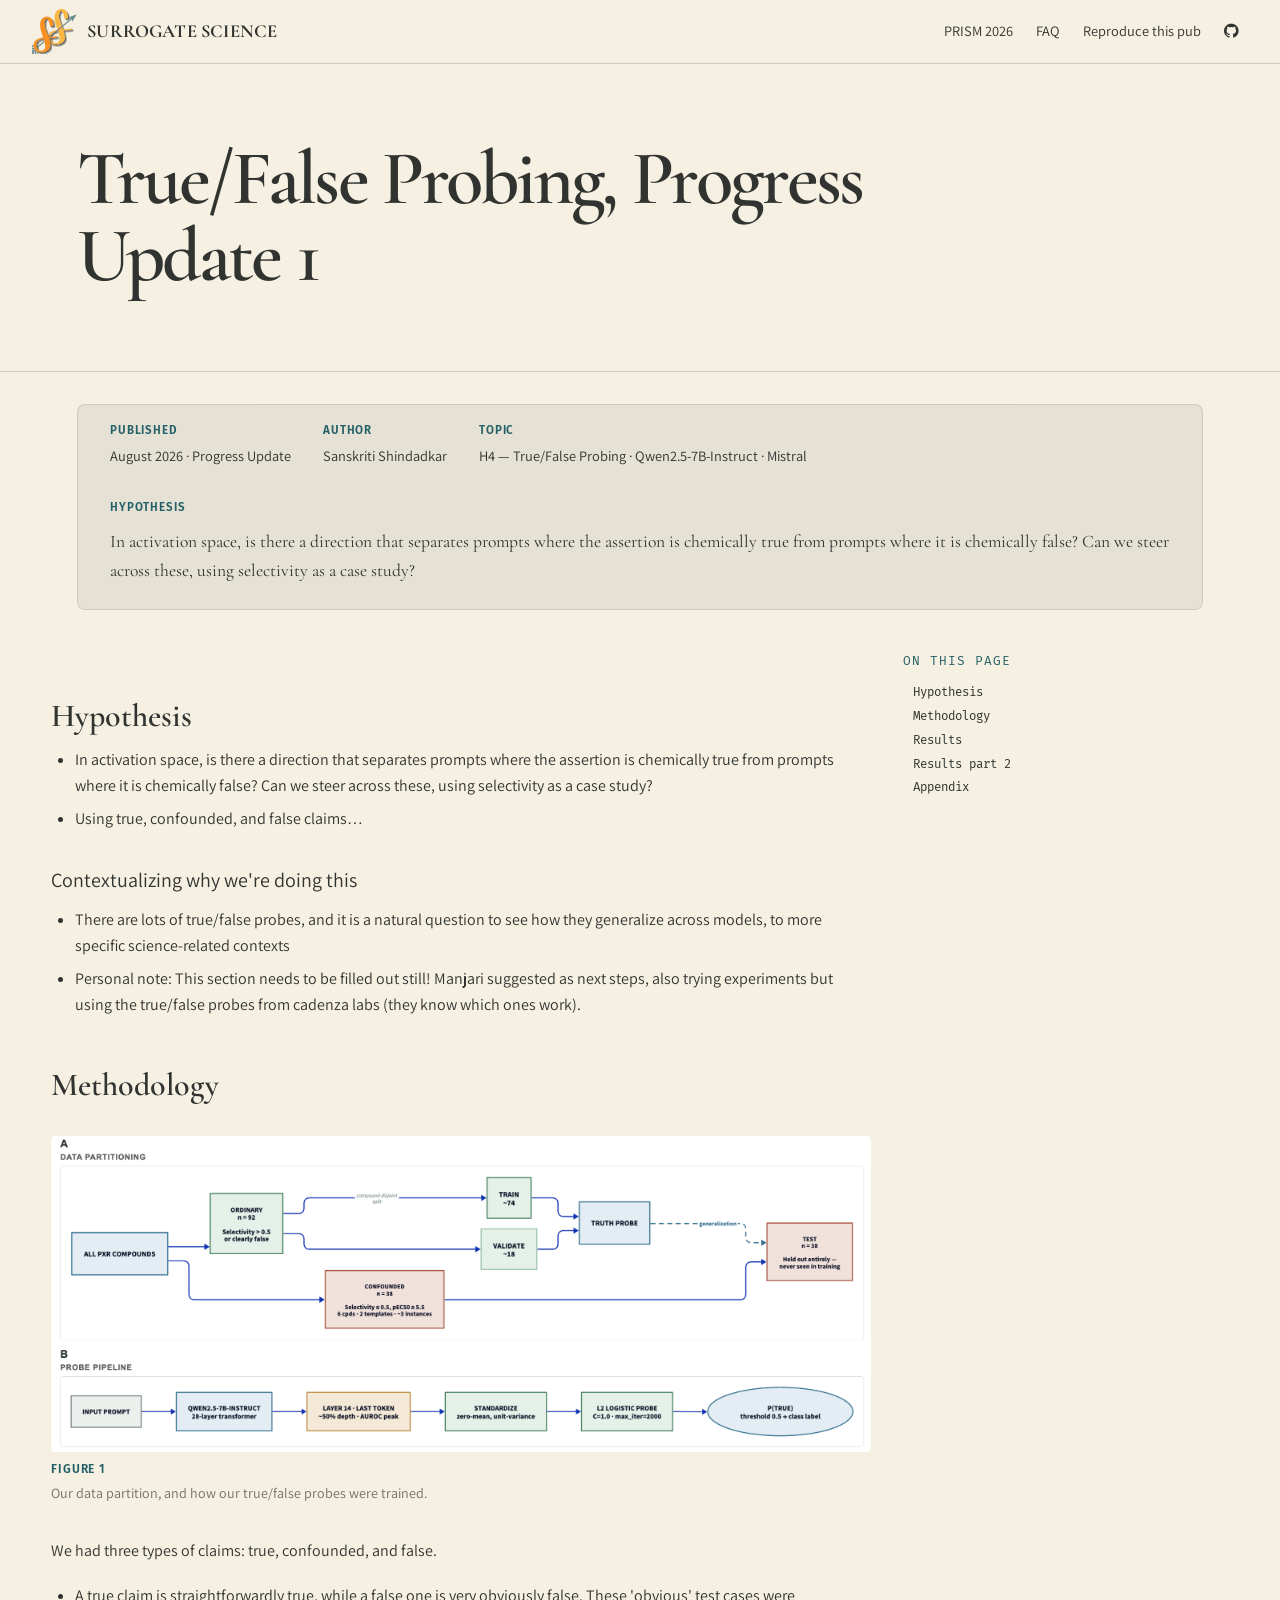
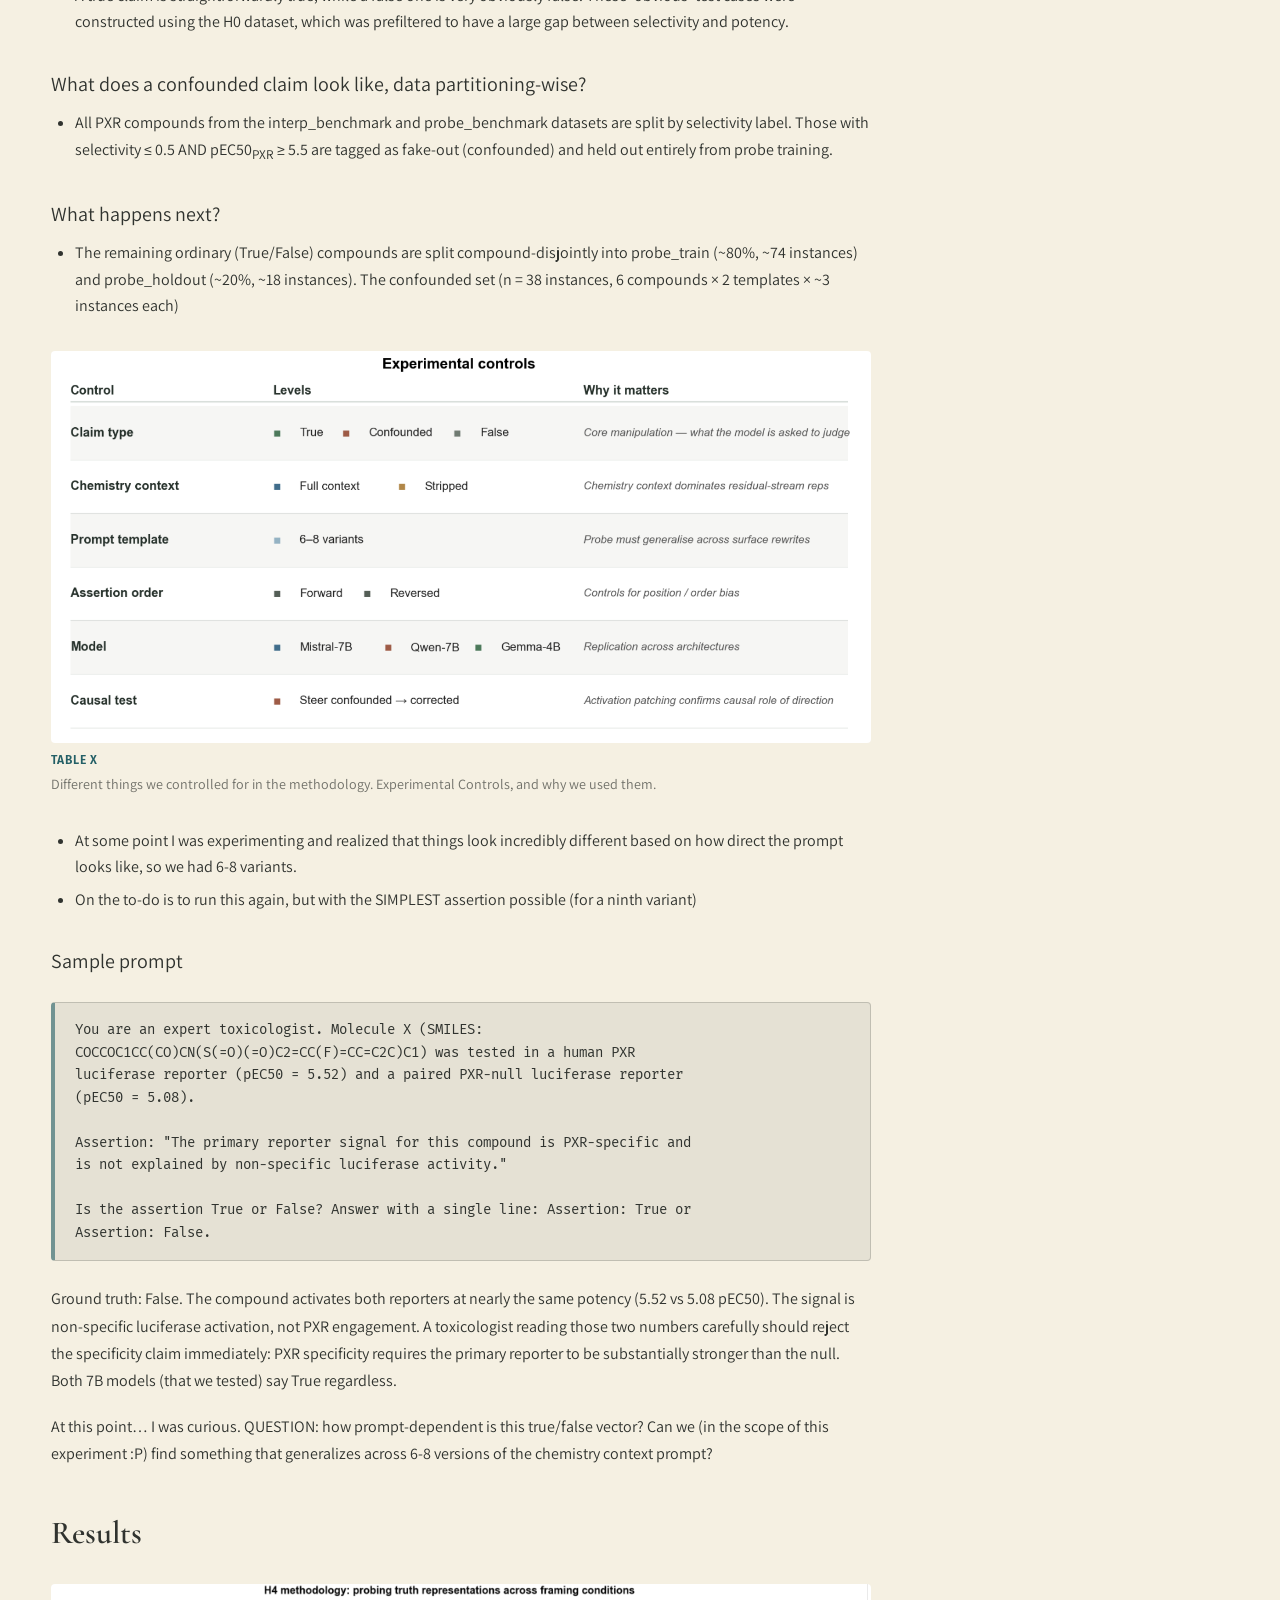
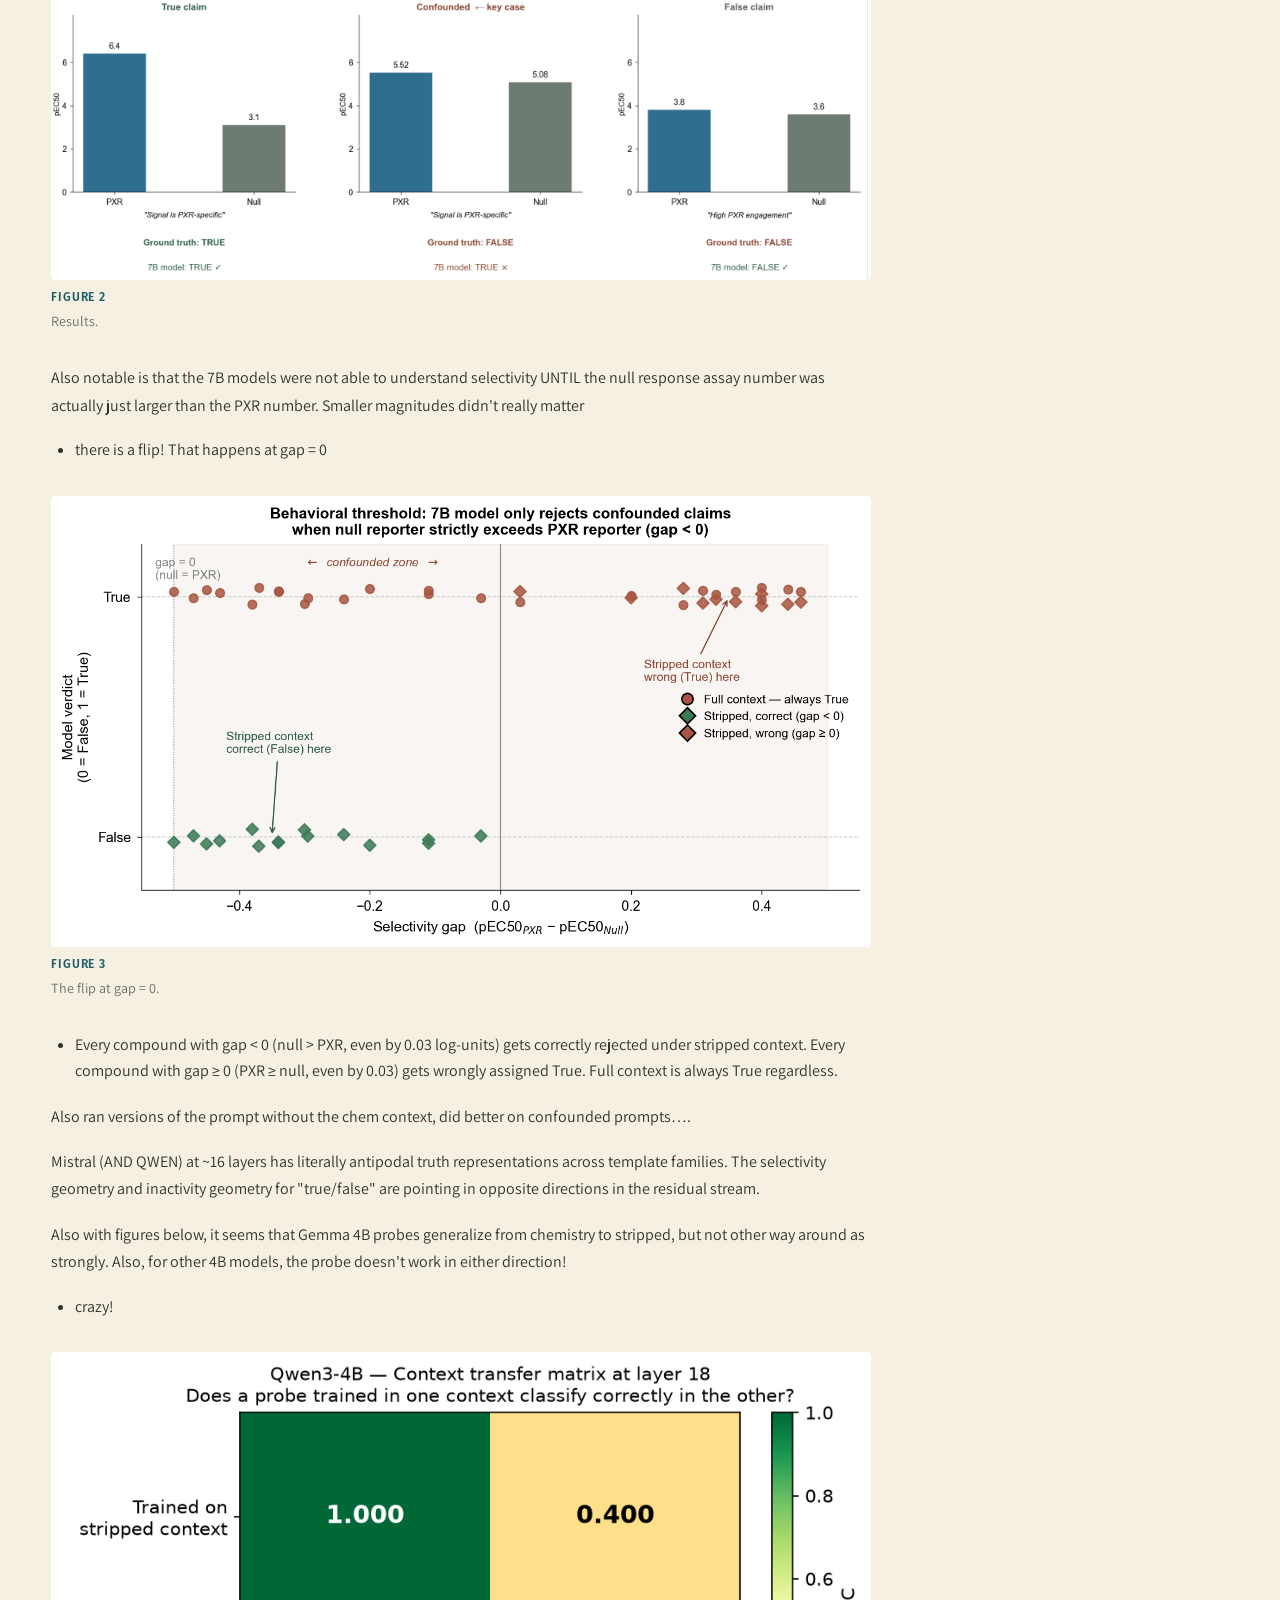
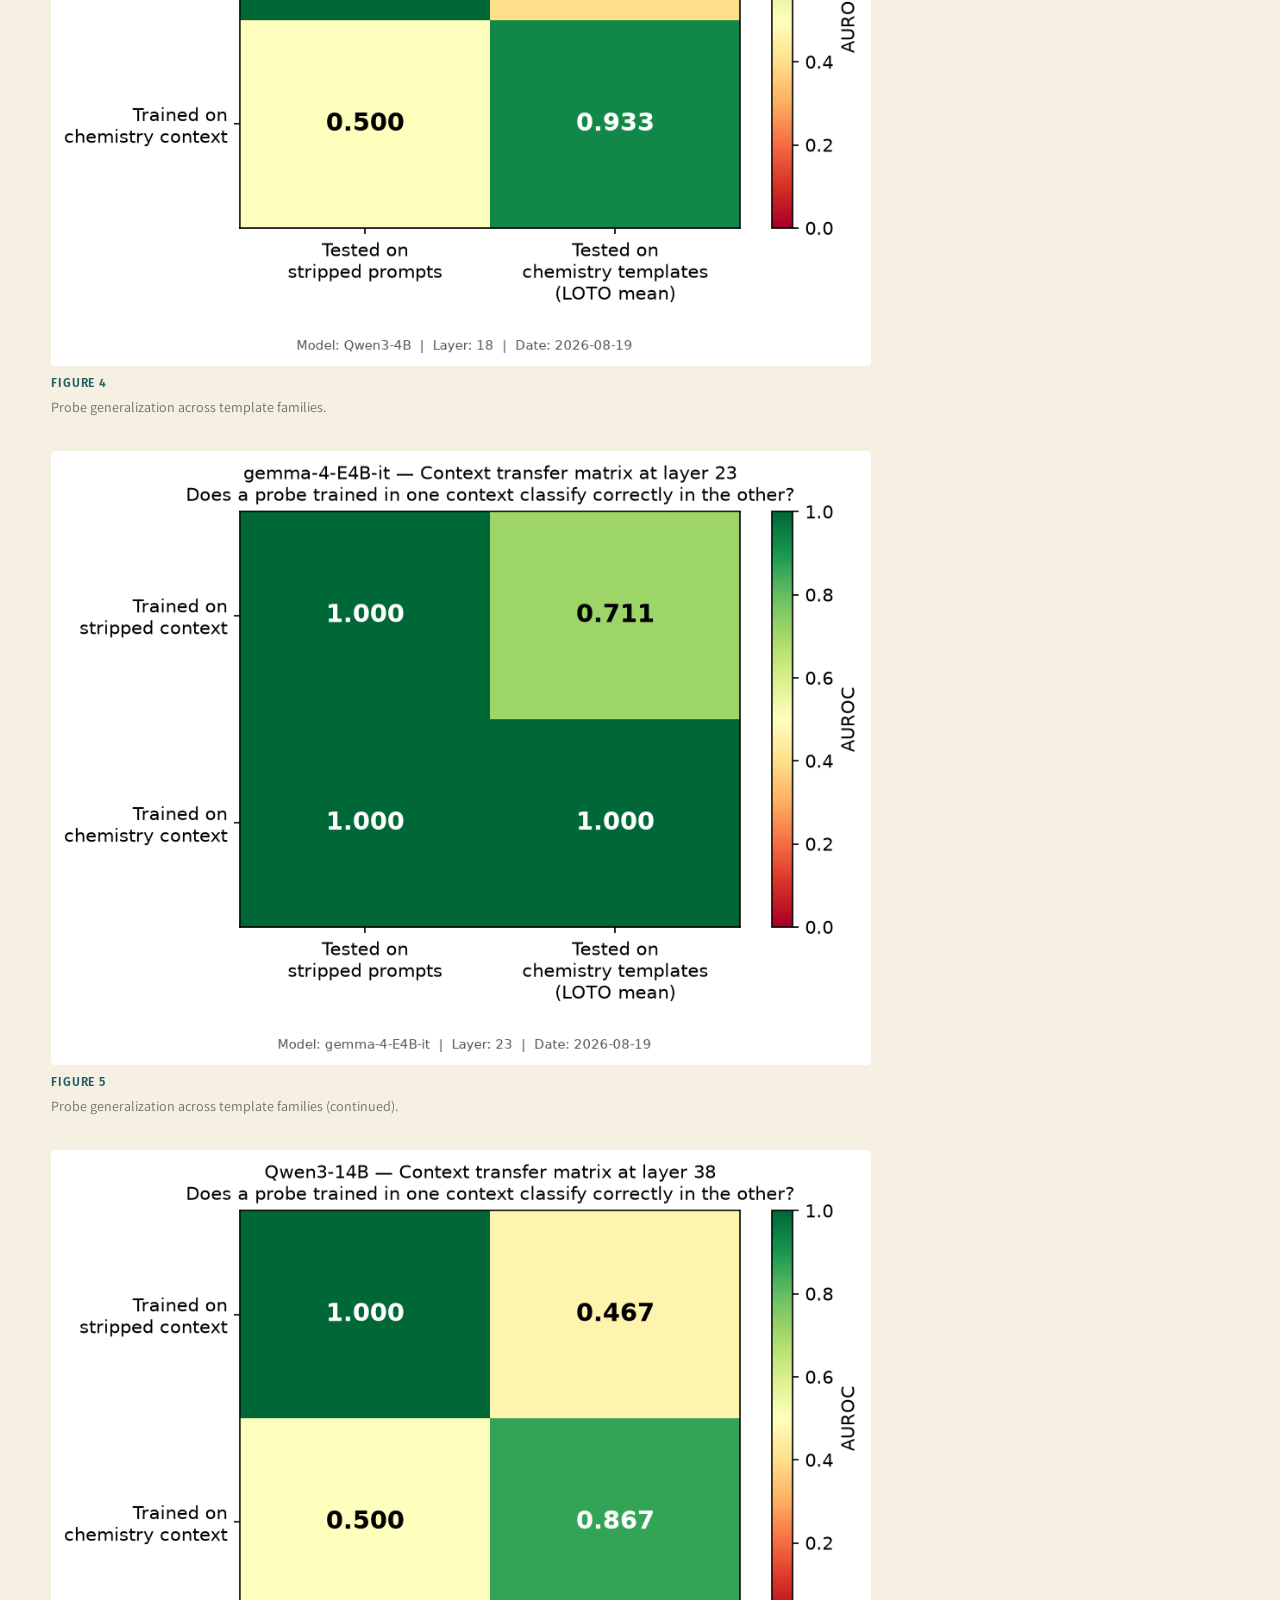
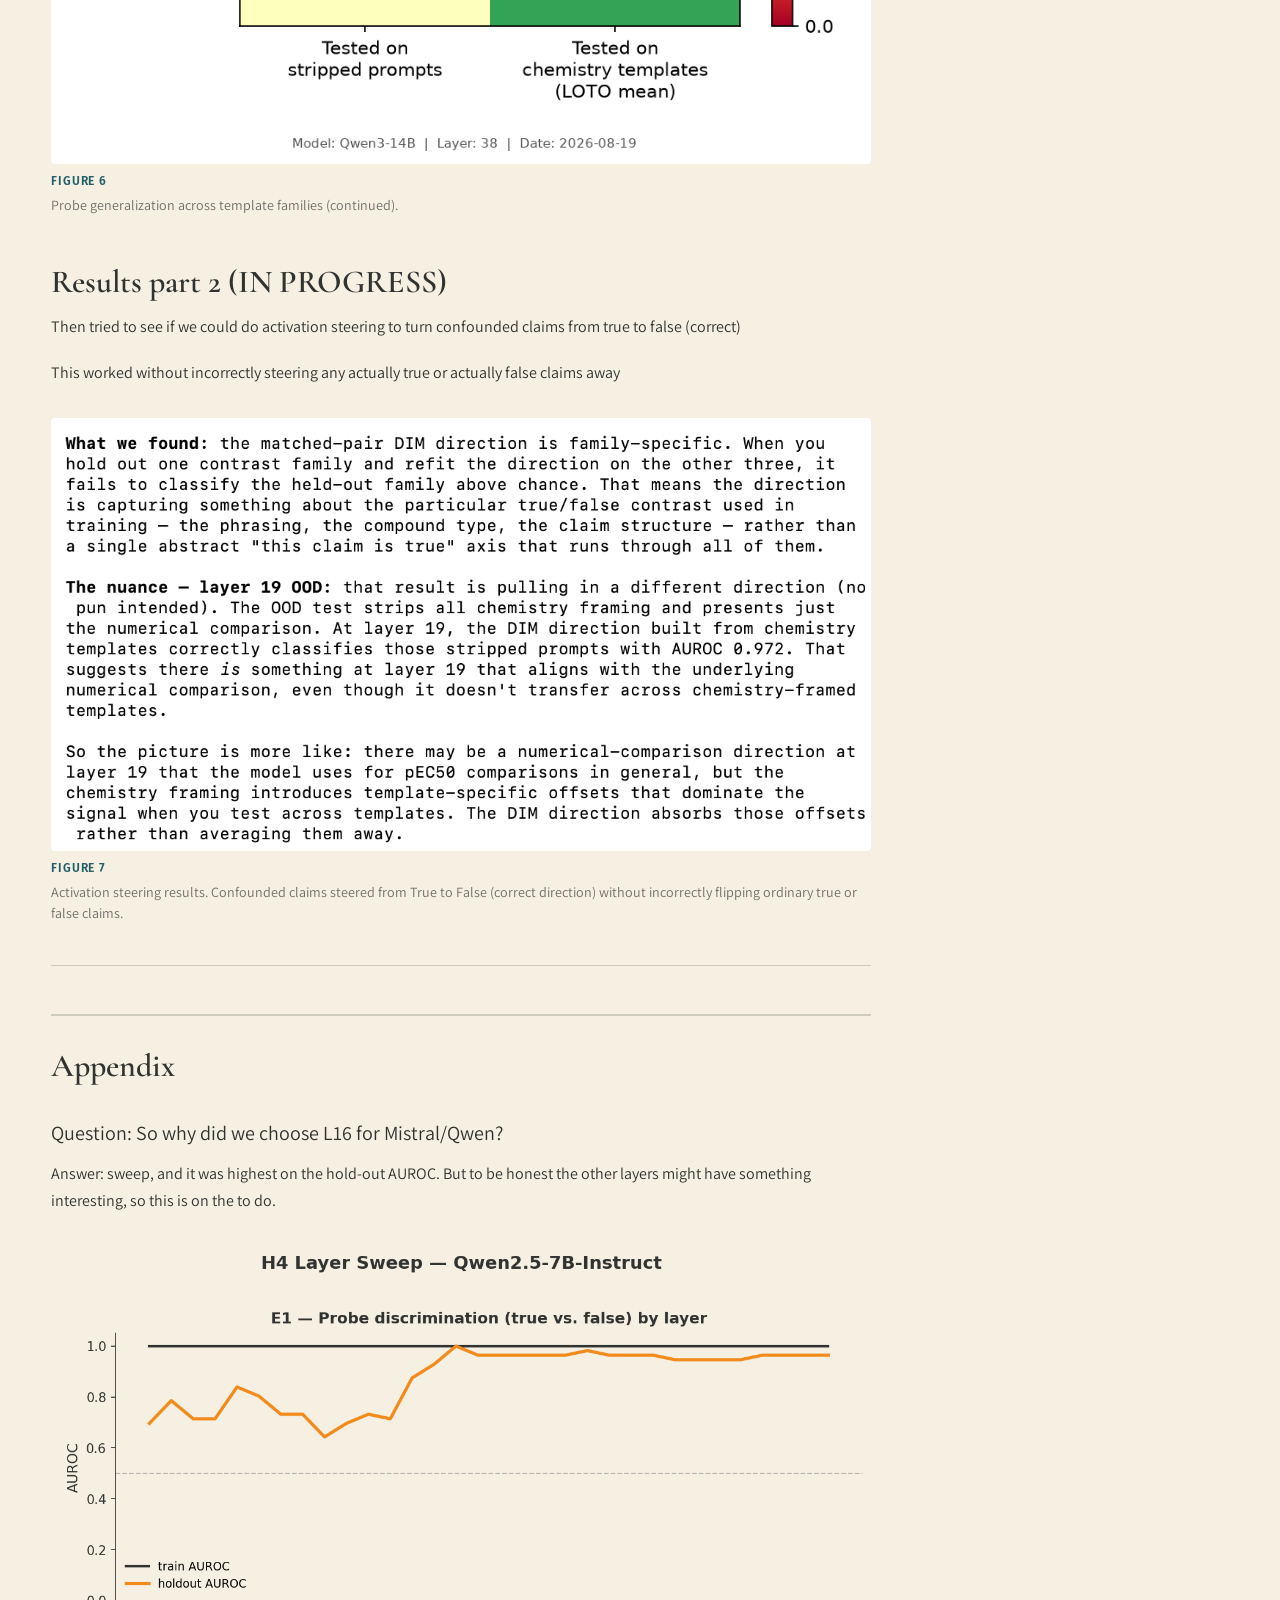
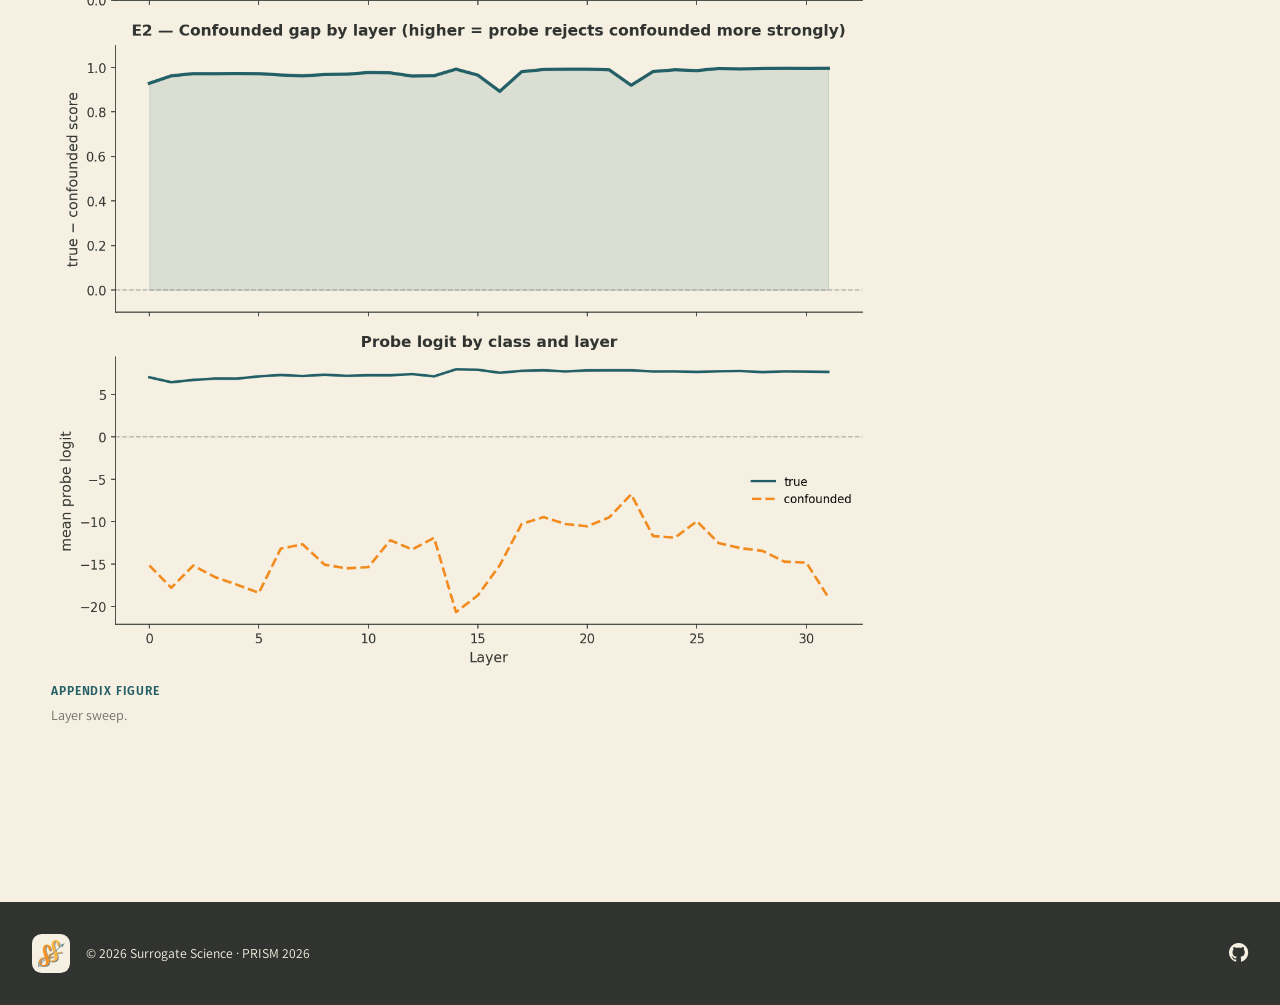
<file: posts/sanskriti/true-false-probing-progress-1/index.html>
<!DOCTYPE html>
<html lang="en" class="surrogate-warm-journal">
<head>
  <meta charset="UTF-8">
  <meta name="viewport" content="width=device-width, initial-scale=1.0">
  <title>True/False Probing, Progress Update 1 | PRISM 2026</title>

  <!-- Fonts -->
  <link rel="preconnect" href="https://fonts.googleapis.com">
  <link rel="preconnect" href="https://fonts.gstatic.com" crossorigin>
  <link rel="stylesheet" href="https://fonts.googleapis.com/css2?family=Assistant:wght@400;500;600;700&family=Cormorant+Garamond:ital,wght@0,500;0,600;0,700;1,600&family=Fira+Mono:wght@400;500&family=Fira+Sans:wght@500;600;700&display=swap">

  <!-- Bootstrap Icons -->
  <link rel="stylesheet" href="https://cdn.jsdelivr.net/npm/bootstrap-icons@1.11.3/font/bootstrap-icons.css">

  <style>
    /* ============================================================
       CSS CUSTOM PROPERTIES — mirrors colors.css + main.css
       ============================================================ */
    :root {
      --surrogate-paper:    #F5F0E2;
      --surrogate-teal:     #235F66;
      --surrogate-orange:   #F28A1C;
      --surrogate-amber:    #FFB83E;
      --surrogate-charcoal: #30332F;

      --surrogate-charcoal-68: rgba(48,51,47,0.68);
      --surrogate-charcoal-50: rgba(48,51,47,0.50);
      --surrogate-charcoal-20: rgba(48,51,47,0.20);
      --surrogate-paper-50:    rgba(245,240,226,0.50);

      --surrogate-body-color:  var(--surrogate-charcoal);
      --surrogate-label-color: var(--surrogate-teal);
      --surrogate-muted-color: var(--surrogate-charcoal-68);
      --surrogate-link-color:  var(--surrogate-teal);
      --surrogate-logo-size:   2rem;

      --bs-code-bg-color:          color-mix(in srgb, #F5F0E2 92%, #30332F);
      --bs-code-border-color:      rgba(48,51,47,0.20);
      --bs-code-left-border-color: rgba(35,95,102,0.60);
      --bs-code-color:             var(--surrogate-teal);

      --callout-note-rgb:      var(--surrogate-teal);
      --callout-warning-rgb:   var(--surrogate-amber);
      --callout-important-rgb: var(--surrogate-orange);

      --nb-font-serif: "Cormorant Garamond", Georgia, "Times New Roman", serif;
      --nb-font-sans:  "Assistant", ui-sans-serif, system-ui, sans-serif;
      --nb-font-label: "Fira Sans", ui-sans-serif, system-ui, sans-serif;
      --nb-font-mono:  "Fira Mono", ui-monospace, Consolas, monospace;
      --nb-h1-font-size: 2.5rem;
      --nb-h2-font-size: 2rem;

      --navbar-height:     4rem;
      --mini-title-height: 3rem;
    }

    *, *::before, *::after { box-sizing: border-box; margin: 0; padding: 0; }

    body {
      font-family: var(--nb-font-sans);
      color: var(--surrogate-body-color);
      background-color: var(--surrogate-paper);
      line-height: 1.65;
      font-size: 1rem;
    }

    a { color: var(--surrogate-teal); text-decoration: none; }
    a:hover { color: var(--surrogate-orange); }

    /* ============================================================
       NAVBAR
       ============================================================ */
    .navbar {
      height: var(--navbar-height);
      background-color: var(--surrogate-paper);
      border-bottom: 1px solid var(--surrogate-charcoal-20);
      display: flex;
      align-items: center;
      padding: 0 2rem;
      position: sticky;
      top: 0;
      z-index: 1030;
      gap: 1rem;
    }

    .navbar-brand {
      display: inline-flex;
      align-items: center;
      gap: 0.65rem;
      text-decoration: none;
      flex-shrink: 0;
    }

    .navbar-logo {
      width: 2.8rem;
      height: 2.8rem;
      max-height: 2.8rem;
    }

    .navbar-title {
      color: var(--surrogate-charcoal);
      font-family: var(--nb-font-serif);
      font-size: 1.15rem;
      font-weight: 700;
      letter-spacing: 0.01em;
      white-space: nowrap;
    }

    .navbar-nav {
      display: flex;
      align-items: center;
      list-style: none;
      gap: 0.25rem;
      margin-left: auto;
    }

    .navbar-nav .nav-link {
      color: var(--surrogate-charcoal);
      font-family: var(--nb-font-sans);
      font-size: 0.9rem;
      padding: 0.4rem 0.6rem;
      text-decoration: none;
      position: relative;
    }

    .navbar-nav .nav-link::after {
      content: '';
      position: absolute;
      width: 100%; height: 2px;
      bottom: -2px; left: 0;
      background-color: currentColor;
      opacity: 0;
      transition: opacity 0.4s ease;
    }

    .navbar-nav .nav-link:hover { color: var(--surrogate-charcoal); }
    .navbar-nav .nav-link:hover::after { opacity: 1; }

    /* ============================================================
       TITLE BANNER
       ============================================================ */
    .quarto-title-banner {
      background-color: var(--surrogate-paper) !important;
      border-bottom: 1px solid var(--surrogate-charcoal-20);
      padding: clamp(2.5rem, 6vw, 5rem) clamp(1.5rem, 6vw, 5rem);
    }

    .quarto-title-banner h1 {
      max-width: 62rem;
      color: var(--surrogate-charcoal) !important;
      font-family: var(--nb-font-serif) !important;
      font-size: clamp(2.6rem, 6vw, 5.25rem) !important;
      font-weight: 600 !important;
      letter-spacing: -0.035em;
      line-height: 1.0;
    }

    /* ============================================================
       TITLE META + ABSTRACT
       ============================================================ */
    .title-meta-container {
      padding: 0 clamp(1.5rem, 6vw, 5rem);
    }

    .quarto-title-meta {
      background-color: var(--bs-code-bg-color);
      padding: 1em 2em 0 2em;
      margin-top: 2rem;
      border-radius: 8px 8px 0 0;
      border: 1px solid rgba(0,0,0,0.10);
      border-bottom: none;
      display: flex;
      flex-wrap: wrap;
      gap: 2rem;
    }

    .quarto-title-meta-heading {
      font-family: var(--nb-font-label) !important;
      font-weight: 600 !important;
      letter-spacing: 0.08em;
      text-transform: uppercase;
      color: var(--surrogate-teal) !important;
      font-size: 0.72rem;
      margin-bottom: 0.25rem;
    }

    .quarto-title-meta-contents {
      font-family: var(--nb-font-sans);
      font-size: 0.9rem;
      color: var(--surrogate-body-color);
      padding-bottom: 1em;
    }

    .abstract {
      background-color: var(--bs-code-bg-color);
      padding: 1rem 2rem 1.5rem 2rem;
      border-radius: 0 0 8px 8px;
      border: 1px solid rgba(0,0,0,0.10);
      border-top: none;
    }

    .abstract .block-title {
      font-family: var(--nb-font-label) !important;
      font-weight: 600 !important;
      letter-spacing: 0.08em;
      text-transform: uppercase;
      color: var(--surrogate-teal) !important;
      font-size: 0.72rem;
      margin-bottom: 0.6rem;
    }

    .abstract p {
      font-family: var(--nb-font-serif);
      font-size: 1.1rem;
      font-weight: 400;
      color: var(--surrogate-body-color);
      line-height: 1.65;
      margin: 0;
    }

    /* ============================================================
       PAGE LAYOUT
       ============================================================ */
    .page-layout {
      display: grid;
      grid-template-columns:
        [outer-left] clamp(1rem, 4vw, 4rem)
        [content-start] minmax(0, 820px)
        [content-end] clamp(0px, 3vw, 2rem)
        [toc-start] clamp(140px, 16vw, 210px)
        [toc-end] clamp(1rem, 4vw, 4rem)
        [outer-right];
      padding-top: 2.5rem;
      align-items: start;
    }

    .article-content {
      grid-column: content-start / content-end;
      padding-bottom: 5rem;
      min-width: 0;
    }

    .sidebar-toc {
      grid-column: toc-start / toc-end;
      position: sticky;
      top: calc(var(--navbar-height) + 2rem);
      align-self: start;
      max-height: calc(100vh - var(--navbar-height) - 4rem);
      overflow-y: auto;
    }

    /* ============================================================
       TABLE OF CONTENTS
       ============================================================ */
    #toc-title {
      font-family: var(--nb-font-mono);
      font-size: 0.8rem;
      font-weight: 300;
      color: var(--surrogate-label-color);
      text-transform: uppercase;
      letter-spacing: 0.08em;
      margin-bottom: 0.6rem;
    }

    .toc-nav ul { list-style: none; padding: 0; }
    .toc-nav li { margin: 0.1rem 0; }

    .toc-nav a {
      font-family: var(--nb-font-mono);
      font-weight: 300;
      font-size: 0.78rem;
      color: var(--surrogate-body-color);
      text-decoration: none;
      display: block;
      padding: 0.15rem 0.5rem;
      border-left: 2px solid transparent;
      transition: all 0.2s ease;
      line-height: 1.4;
    }

    .toc-nav a:hover,
    .toc-nav a.active {
      border-left-color: var(--surrogate-teal);
      color: var(--surrogate-teal) !important;
    }

    .toc-nav ul ul { padding-left: 0.75rem; }

    /* ============================================================
       ARTICLE TYPOGRAPHY
       ============================================================ */
    .article-content h2 {
      font-family: var(--nb-font-serif) !important;
      font-weight: 600 !important;
      color: var(--surrogate-charcoal);
      font-size: var(--nb-h2-font-size);
      margin-top: 3rem;
      margin-bottom: 0.75rem;
      line-height: 1.15;
    }

    .article-content h3 {
      font-family: var(--nb-font-sans) !important;
      font-weight: 400 !important;
      color: var(--surrogate-charcoal);
      font-size: 1.25rem;
      margin-top: 2rem;
      margin-bottom: 0.6rem;
    }

    .article-content p {
      margin-bottom: 1.15rem;
      line-height: 1.7;
    }

    .article-content ul,
    .article-content ol {
      margin-bottom: 1.15rem;
      padding-left: 1.5rem;
    }

    .article-content li {
      margin-bottom: 0.4rem;
      line-height: 1.65;
    }

    .article-content hr {
      border: none;
      border-top: 1px solid var(--surrogate-charcoal-20);
      margin: 2.5rem 0;
    }

    /* ============================================================
       CALLOUTS
       ============================================================ */
    .callout {
      border-radius: 4px;
      margin: 1.5rem 0;
      border: 1px solid var(--surrogate-charcoal-20);
      border-left-width: 4px;
      overflow: hidden;
    }

    .callout-header {
      display: flex;
      align-items: center;
      gap: 0.5rem;
      padding: 0.5rem 1rem;
      font-family: var(--nb-font-label);
      font-weight: 600;
      font-size: 0.82rem;
      letter-spacing: 0.04em;
    }

    .callout-body {
      padding: 0.75rem 1rem 0.9rem;
      font-size: 0.95rem;
      line-height: 1.65;
    }

    .callout-body ul  { margin-bottom: 0; }
    .callout-body p:last-child { margin-bottom: 0; }

    .callout-note      { border-left-color: var(--surrogate-teal); }
    .callout-note .callout-header {
      background-color: rgba(35,95,102,0.10);
      color: var(--surrogate-teal);
    }

    .callout-important { border-left-color: var(--surrogate-orange); }
    .callout-important .callout-header {
      background-color: rgba(242,138,28,0.10);
      color: var(--surrogate-orange);
    }

    .callout-warning   { border-left-color: var(--surrogate-amber); }
    .callout-warning .callout-header {
      background-color: rgba(255,184,62,0.12);
      color: #8a6200;
    }

    /* ============================================================
       FIGURES
       ============================================================ */
    figure { margin: 2rem 0; }

    figure img {
      max-width: 100%;
      height: auto;
      border-radius: 4px;
      display: block;
    }

    figcaption {
      font-family: var(--nb-font-label) !important;
      font-weight: 600 !important;
      letter-spacing: 0.07em;
      text-transform: uppercase;
      color: var(--surrogate-teal) !important;
      font-size: 0.75rem;
      margin-top: 0.5rem;
    }

    figcaption .cap-body {
      display: block;
      font-family: var(--nb-font-sans);
      font-weight: 400;
      font-size: 0.88rem;
      text-transform: none;
      letter-spacing: normal;
      color: var(--surrogate-muted-color);
      margin-top: 0.2rem;
      line-height: 1.55;
    }

    /* ============================================================
       CODE
       ============================================================ */
    code {
      font-family: var(--nb-font-mono);
      font-weight: 300;
      color: var(--bs-code-color);
      background-color: var(--bs-code-bg-color);
      padding: 0.1em 0.35em;
      border-radius: 3px;
      font-size: 0.88em;
    }

    pre {
      font-family: var(--nb-font-mono);
      background-color: var(--bs-code-bg-color);
      border: 1px solid var(--bs-code-border-color);
      border-left: 4px solid var(--bs-code-left-border-color);
      border-radius: 4px;
      padding: 1rem 1.25rem;
      font-size: 0.88rem;
      line-height: 1.6;
      overflow-x: auto;
      margin: 1.5rem 0;
      color: var(--surrogate-charcoal);
      white-space: pre-wrap;
    }

    /* ============================================================
       BLOCKQUOTE
       ============================================================ */
    blockquote {
      border-left: 0.35rem solid var(--surrogate-orange);
      padding: 0.5rem 1rem;
      margin: 1.5rem 0;
      color: var(--surrogate-charcoal-68);
      font-style: italic;
    }

    /* ============================================================
       FOOTER
       ============================================================ */
    .site-footer {
      background-color: var(--surrogate-charcoal) !important;
      padding: 2rem;
      margin-top: 4rem;
      width: 100%;
    }

    .footer-inner {
      display: flex;
      justify-content: space-between;
      align-items: center;
      max-width: 1300px;
      margin: 0 auto;
      flex-wrap: wrap;
      gap: 1rem;
    }

    .footer-left {
      display: flex;
      align-items: center;
      gap: 1rem;
      color: var(--surrogate-paper);
      font-family: var(--nb-font-sans);
      font-size: 0.85rem;
    }

    .footer-logo-wrap {
      padding: 0.25rem;
      background: var(--surrogate-paper);
      border-radius: 0.6rem;
      display: flex;
      align-items: center;
      justify-content: center;
      width: 2.4rem;
      height: 2.4rem;
    }

    .footer-logo-wrap img { width: 1.7rem; height: 1.7rem; }

    .footer-right a {
      color: var(--surrogate-paper);
      font-size: 1.2rem;
      text-decoration: none;
    }

    .footer-right a:hover { color: var(--surrogate-amber); }

    /* ============================================================
       APPENDIX
       ============================================================ */
    .appendix-section {
      margin-top: 3rem;
      padding-top: 2rem;
      border-top: 2px solid var(--surrogate-charcoal-20);
    }

    .appendix-section h2 { margin-top: 0 !important; }

    /* ============================================================
       RESPONSIVE
       ============================================================ */
    @media (max-width: 900px) {
      .page-layout { grid-template-columns: 1rem 1fr 1rem; }
      .article-content { grid-column: 2; }
      .sidebar-toc { display: none; }
      .navbar-nav { display: none; }
    }

    @media (max-width: 640px) {
      .quarto-title-banner { padding: 2rem 1.25rem; }
      .quarto-title-banner h1 { font-size: clamp(2rem, 10vw, 3rem) !important; }
      .title-meta-container { padding: 0 1.25rem; }
    }
  </style>
</head>
<body class="surrogate-warm-journal">

<!-- ================================================================
     NAVBAR
     ================================================================ -->
<nav class="navbar" role="navigation" aria-label="Main navigation">
  <a class="navbar-brand" href="https://github.com/surrogate-sci">
    <img class="navbar-logo"
         src="./logo_surrogate_mark.svg"
         alt="Surrogate Science logo">
    <span class="navbar-title">SURROGATE SCIENCE</span>
  </a>
  <ul class="navbar-nav">
    <li><a class="nav-link" href="../../index.html">PRISM 2026</a></li>
    <li><a class="nav-link" href="../../pages/FAQ.html">FAQ</a></li>
    <li><a class="nav-link" href="../../pages/SETUP.html">Reproduce this pub</a></li>
    <li>
      <a class="nav-link"
         href="https://github.com/surrogate-sci/prism2026"
         aria-label="GitHub repository">
        <i class="bi bi-github"></i>
      </a>
    </li>
  </ul>
</nav>

<!-- ================================================================
     TITLE BANNER
     ================================================================ -->
<div class="quarto-title-banner">
  <h1>True/False Probing, Progress Update 1</h1>
</div>

<!-- ================================================================
     TITLE META + ABSTRACT
     ================================================================ -->
<div class="title-meta-container">
  <div class="quarto-title-meta">
    <div>
      <div class="quarto-title-meta-heading">Published</div>
      <div class="quarto-title-meta-contents">August 2026 · Progress Update</div>
    </div>
    <div>
      <div class="quarto-title-meta-heading">Author</div>
      <div class="quarto-title-meta-contents">Sanskriti Shindadkar</div>
    </div>
    <div>
      <div class="quarto-title-meta-heading">Topic</div>
      <div class="quarto-title-meta-contents">H4 — True/False Probing · Qwen2.5-7B-Instruct · Mistral</div>
    </div>
  </div>

  <div class="abstract">
    <div class="block-title">Hypothesis</div>
    <p>In activation space, is there a direction that separates prompts where the assertion is chemically true from prompts where it is chemically false? Can we steer across these, using selectivity as a case study?</p>
  </div>
</div>

<!-- ================================================================
     MAIN LAYOUT
     ================================================================ -->
<div class="page-layout">

  <!-- ==================== ARTICLE ==================== -->
  <article class="article-content">

    <!-- ---------------------------------------------------------- -->
    <section id="hypothesis">
      <h2>Hypothesis</h2>

      <ul>
        <li>In activation space, is there a direction that separates prompts where the assertion is chemically true from prompts where it is chemically false? Can we steer across these, using selectivity as a case study?</li>
        <li>Using true, confounded, and false claims…</li>
      </ul>

      <h3>Contextualizing why we're doing this</h3>

      <ul>
        <li>There are lots of true/false probes, and it is a natural question to see how they generalize across models, to more specific science-related contexts</li>
        <li>Personal note: This section needs to be filled out still! Manjari suggested as next steps, also trying experiments but using the true/false probes from cadenza labs (they know which ones work).</li>
      </ul>
    </section>

    <!-- ---------------------------------------------------------- -->
    <section id="methodology">
      <h2>Methodology</h2>

      <figure>
        <img src="./figures/page1_img1.png"
             alt="Data partition diagram showing how true/false probes were trained">
        <figcaption>Figure 1
          <span class="cap-body">Our data partition, and how our true/false probes were trained.</span>
        </figcaption>
      </figure>

      <p>We had three types of claims: true, confounded, and false.</p>

      <ul>
        <li>A true claim is straightforwardly true, while a false one is very obviously false. These 'obvious' test cases were constructed using the H0 dataset, which was prefiltered to have a large gap between selectivity and potency.</li>
      </ul>

      <h3>What does a confounded claim look like, data partitioning-wise?</h3>

      <ul>
        <li>All PXR compounds from the interp_benchmark and probe_benchmark datasets are split by selectivity label. Those with selectivity ≤ 0.5 AND pEC50<sub>PXR</sub> ≥ 5.5 are tagged as fake-out (confounded) and held out entirely from probe training.</li>
      </ul>

      <h3>What happens next?</h3>

      <ul>
        <li>The remaining ordinary (True/False) compounds are split compound-disjointly into probe_train (~80%, ~74 instances) and probe_holdout (~20%, ~18 instances). The confounded set (n = 38 instances, 6 compounds × 2 templates × ~3 instances each)</li>
      </ul>

      <figure>
        <img src="./figures/page2_img1.png"
             alt="Table of experimental controls used in the methodology">
        <figcaption>Table X
          <span class="cap-body">Different things we controlled for in the methodology. Experimental Controls, and why we used them.</span>
        </figcaption>
      </figure>

      <ul>
        <li>At some point I was experimenting and realized that things look incredibly different based on how direct the prompt looks like, so we had 6-8 variants.</li>
        <li>On the to-do is to run this again, but with the SIMPLEST assertion possible (for a ninth variant)</li>
      </ul>

      <h3>Sample prompt</h3>

<pre>You are an expert toxicologist. Molecule X (SMILES:
COCCOC1CC(CO)CN(S(=O)(=O)C2=CC(F)=CC=C2C)C1) was tested in a human PXR
luciferase reporter (pEC50 = 5.52) and a paired PXR-null luciferase reporter
(pEC50 = 5.08).

Assertion: "The primary reporter signal for this compound is PXR-specific and
is not explained by non-specific luciferase activity."

Is the assertion True or False? Answer with a single line: Assertion: True or
Assertion: False.</pre>

      <p>Ground truth: False. The compound activates both reporters at nearly the same potency (5.52 vs 5.08 pEC50). The signal is non-specific luciferase activation, not PXR engagement. A toxicologist reading those two numbers carefully should reject the specificity claim immediately: PXR specificity requires the primary reporter to be substantially stronger than the null. Both 7B models (that we tested) say True regardless.</p>

      <p>At this point… I was curious. QUESTION: how prompt-dependent is this true/false vector? Can we (in the scope of this experiment :P) find something that generalizes across 6-8 versions of the chemistry context prompt?</p>
    </section>

    <!-- ---------------------------------------------------------- -->
    <section id="results">
      <h2>Results</h2>

      <figure>
        <img src="./figures/page3_img1.png"
             alt="Results figure showing model behaviour across claim types">
        <figcaption>Figure 2
          <span class="cap-body">Results.</span>
        </figcaption>
      </figure>

      <p>Also notable is that the 7B models were not able to understand selectivity UNTIL the null response assay number was actually just larger than the PXR number. Smaller magnitudes didn't really matter</p>

      <ul>
        <li>there is a flip! That happens at gap = 0</li>
      </ul>

      <figure>
        <img src="./figures/page3_img2.png"
             alt="Figure showing the flip in model verdict at gap = 0">
        <figcaption>Figure 3
          <span class="cap-body">The flip at gap = 0.</span>
        </figcaption>
      </figure>

      <ul>
        <li>Every compound with gap &lt; 0 (null &gt; PXR, even by 0.03 log-units) gets correctly rejected under stripped context. Every compound with gap ≥ 0 (PXR ≥ null, even by 0.03) gets wrongly assigned True. Full context is always True regardless.</li>
      </ul>

      <p>Also ran versions of the prompt without the chem context, did better on confounded prompts….</p>

      <p>Mistral (AND QWEN) at ~16 layers has literally antipodal truth representations across template families. The selectivity geometry and inactivity geometry for "true/false" are pointing in opposite directions in the residual stream.</p>

      <p>Also with figures below, it seems that Gemma 4B probes generalize from chemistry to stripped, but not other way around as strongly. Also, for other 4B models, the probe doesn't work in either direction!</p>

      <ul>
        <li>crazy!</li>
      </ul>

      <figure>
        <img src="./figures/page4_img1.png"
             alt="Probe generalization results figure 1">
        <figcaption>Figure 4
          <span class="cap-body">Probe generalization across template families.</span>
        </figcaption>
      </figure>

      <figure>
        <img src="./figures/page4_img2.png"
             alt="Probe generalization results figure 2">
        <figcaption>Figure 5
          <span class="cap-body">Probe generalization across template families (continued).</span>
        </figcaption>
      </figure>

      <figure>
        <img src="./figures/page4_img3.png"
             alt="Probe generalization results figure 3">
        <figcaption>Figure 6
          <span class="cap-body">Probe generalization across template families (continued).</span>
        </figcaption>
      </figure>
    </section>

    <!-- ---------------------------------------------------------- -->
    <section id="results-part-2">
      <h2>Results part 2 (IN PROGRESS)</h2>

      <p>Then tried to see if we could do activation steering to turn confounded claims from true to false (correct)</p>

      <p>This worked without incorrectly steering any actually true or actually false claims away</p>

      <figure>
        <img src="./figures/page5_img1.png"
             alt="Activation steering results showing confounded claims steered from True to False">
        <figcaption>Figure 7
          <span class="cap-body">Activation steering results. Confounded claims steered from True to False (correct direction) without incorrectly flipping ordinary true or false claims.</span>
        </figcaption>
      </figure>
    </section>

    <hr>

    <!-- ---------------------------------------------------------- -->
    <section id="appendix" class="appendix-section">
      <h2>Appendix</h2>

      <h3>Question: So why did we choose L16 for Mistral/Qwen?</h3>

      <p>Answer: sweep, and it was highest on the hold-out AUROC. But to be honest the other layers might have something interesting, so this is on the to do.</p>

      <figure>
        <img src="./figures/page7_img1.png"
             alt="Layer sweep figure">
        <figcaption>Appendix Figure
          <span class="cap-body">Layer sweep.</span>
        </figcaption>
      </figure>
    </section>

  </article>

  <!-- ==================== SIDEBAR TOC ==================== -->
  <nav class="sidebar-toc" aria-label="Table of contents">
    <div id="toc-title">On this page</div>
    <div class="toc-nav">
      <ul>
        <li><a href="#hypothesis">Hypothesis</a></li>
        <li><a href="#methodology">Methodology</a></li>
        <li><a href="#results">Results</a></li>
        <li><a href="#results-part-2">Results part 2</a></li>
        <li><a href="#appendix">Appendix</a></li>
      </ul>
    </div>
  </nav>

</div><!-- .page-layout -->

<!-- ================================================================
     FOOTER
     ================================================================ -->
<footer class="site-footer">
  <div class="footer-inner">
    <div class="footer-left">
      <div class="footer-logo-wrap">
        <img src="./logo_surrogate_mark.svg" alt="Surrogate Science">
      </div>
      <span>© 2026 Surrogate Science · PRISM 2026</span>
    </div>
    <div class="footer-right">
      <a href="https://github.com/surrogate-sci/prism2026" aria-label="GitHub">
        <i class="bi bi-github"></i>
      </a>
    </div>
  </div>
</footer>

</body>
</html>
</file>
